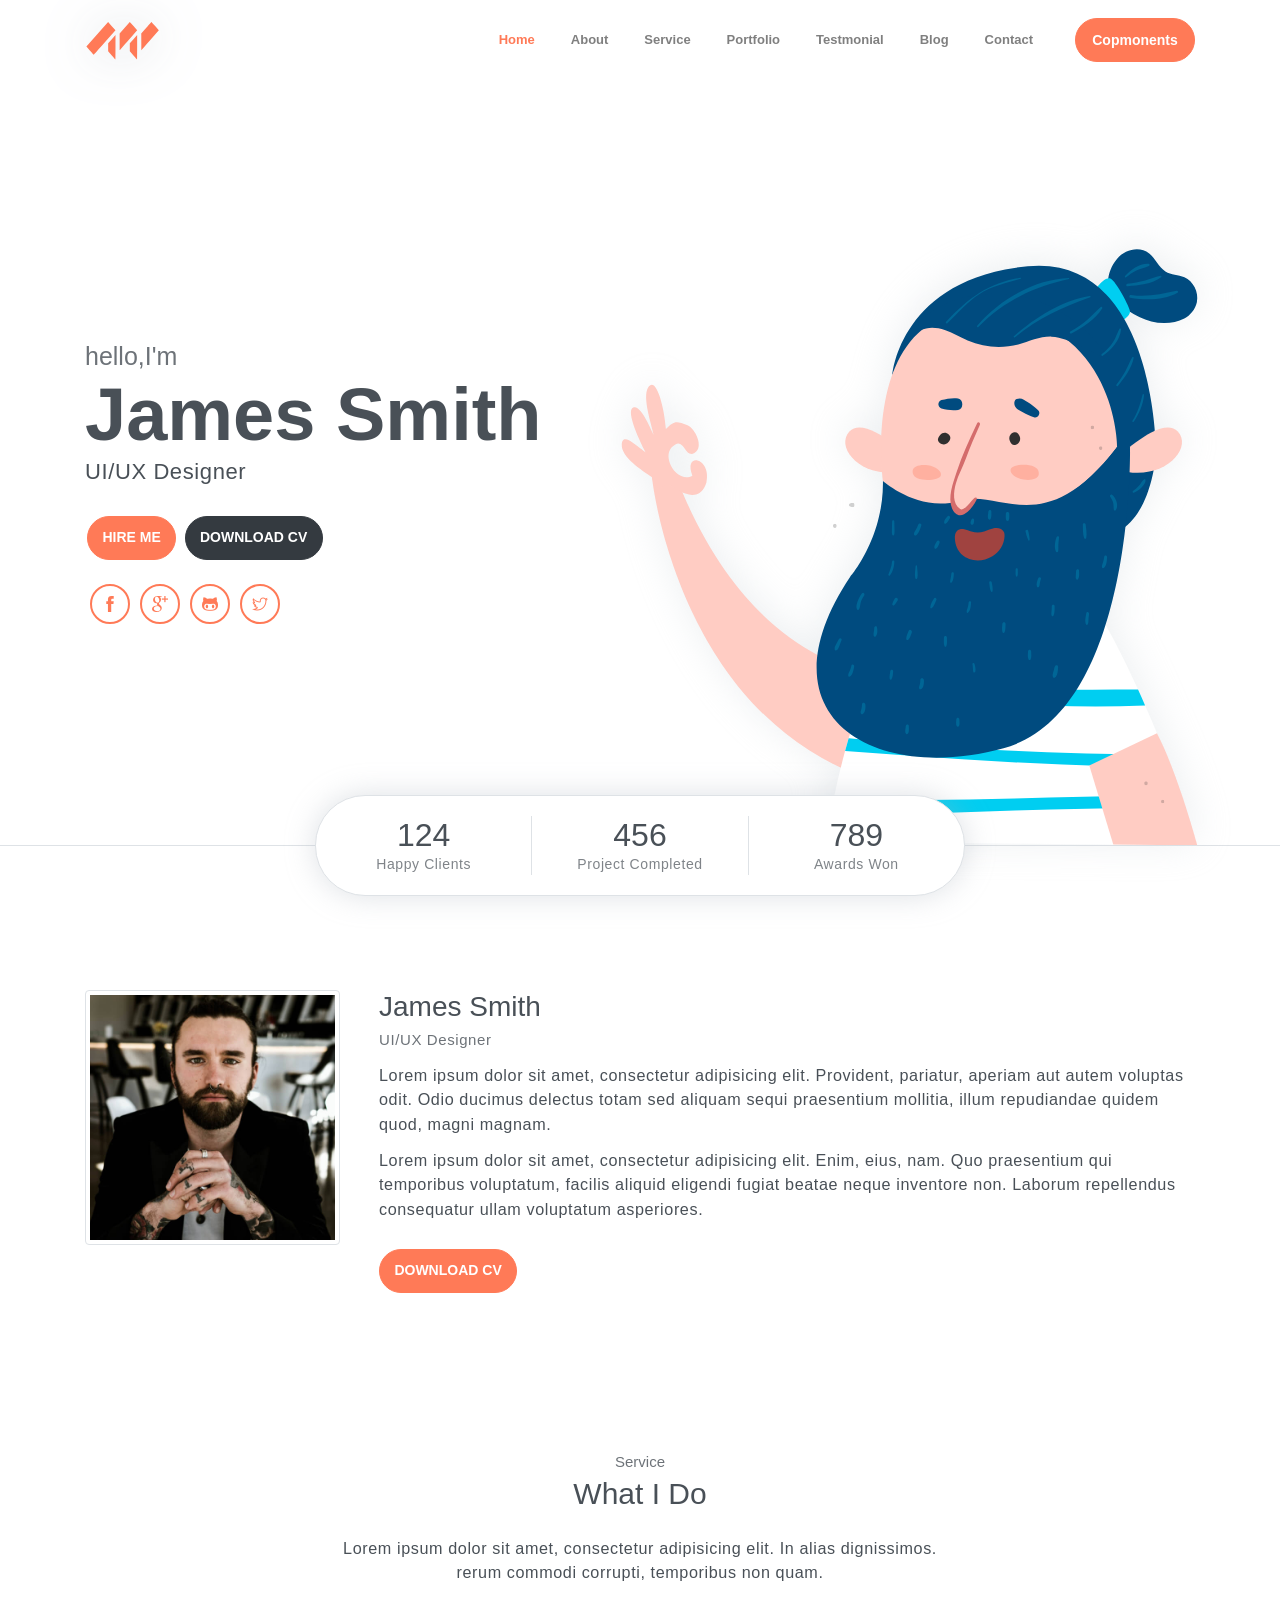
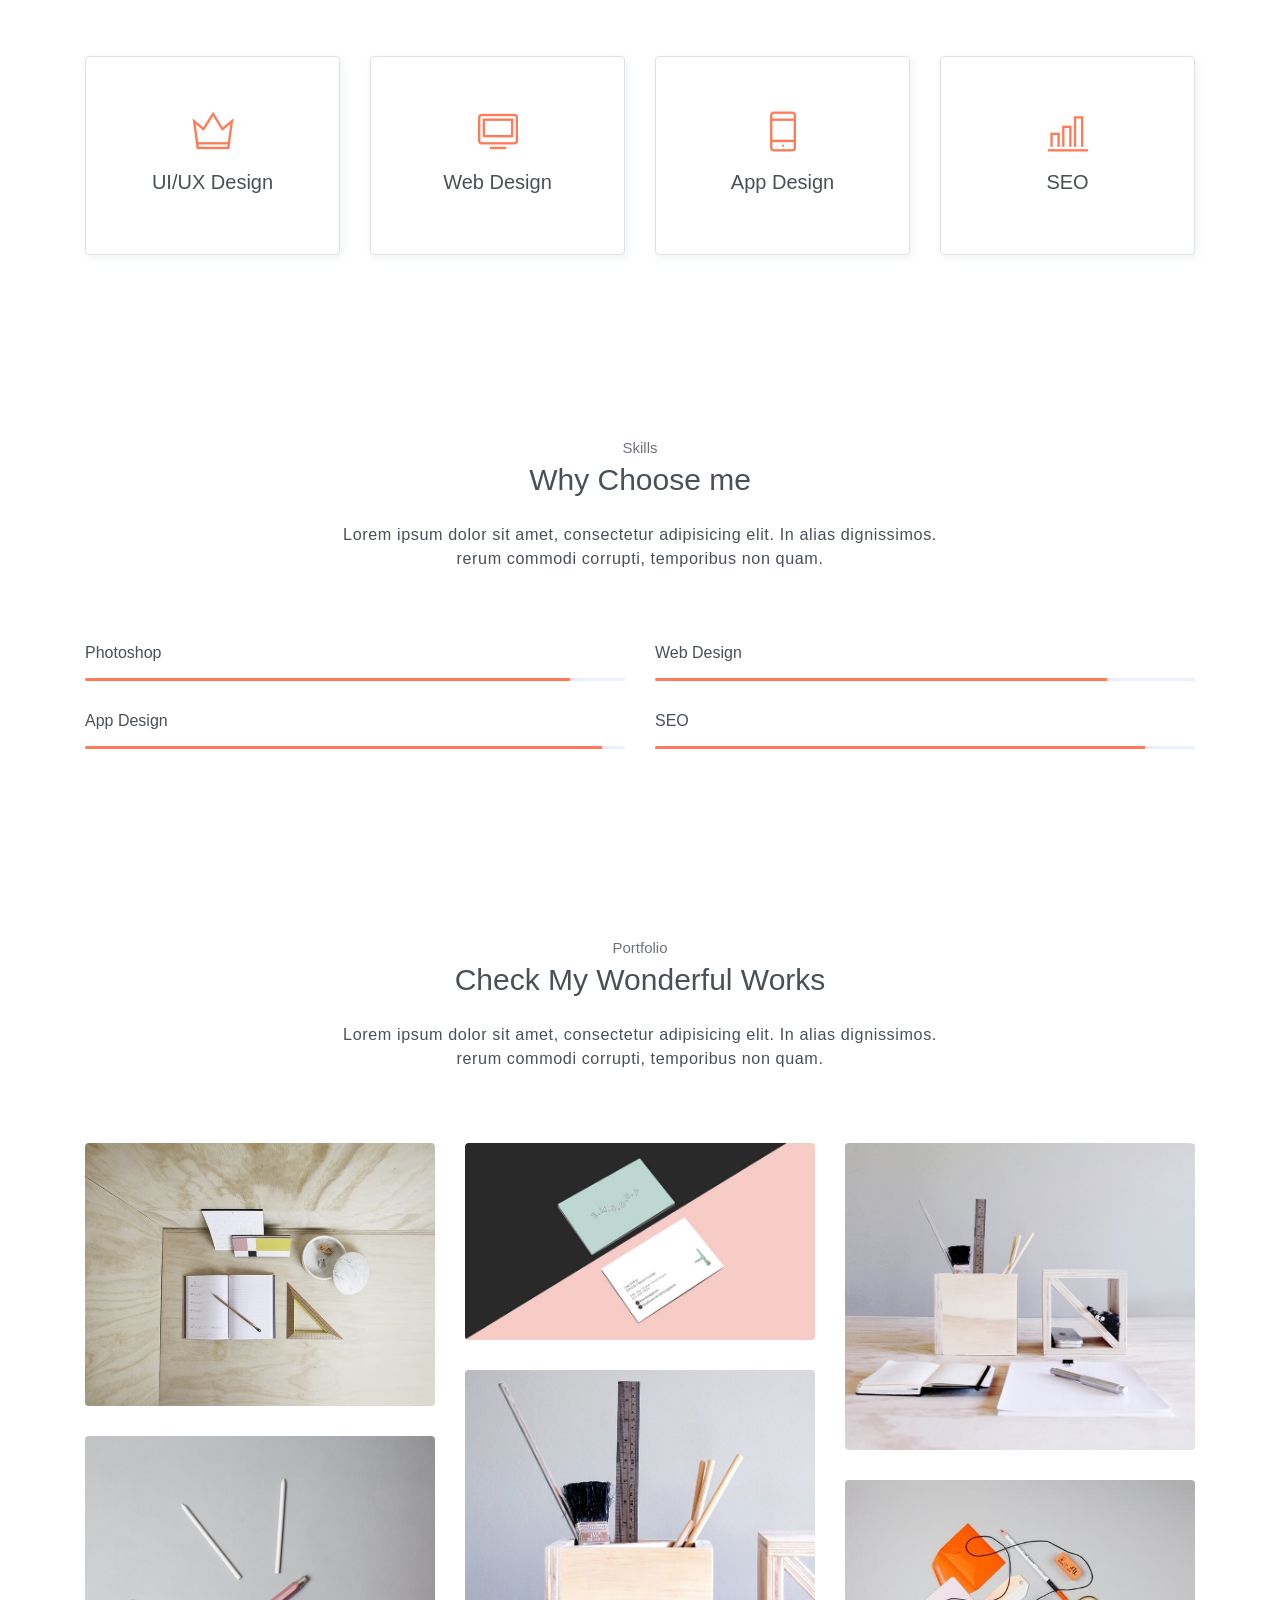
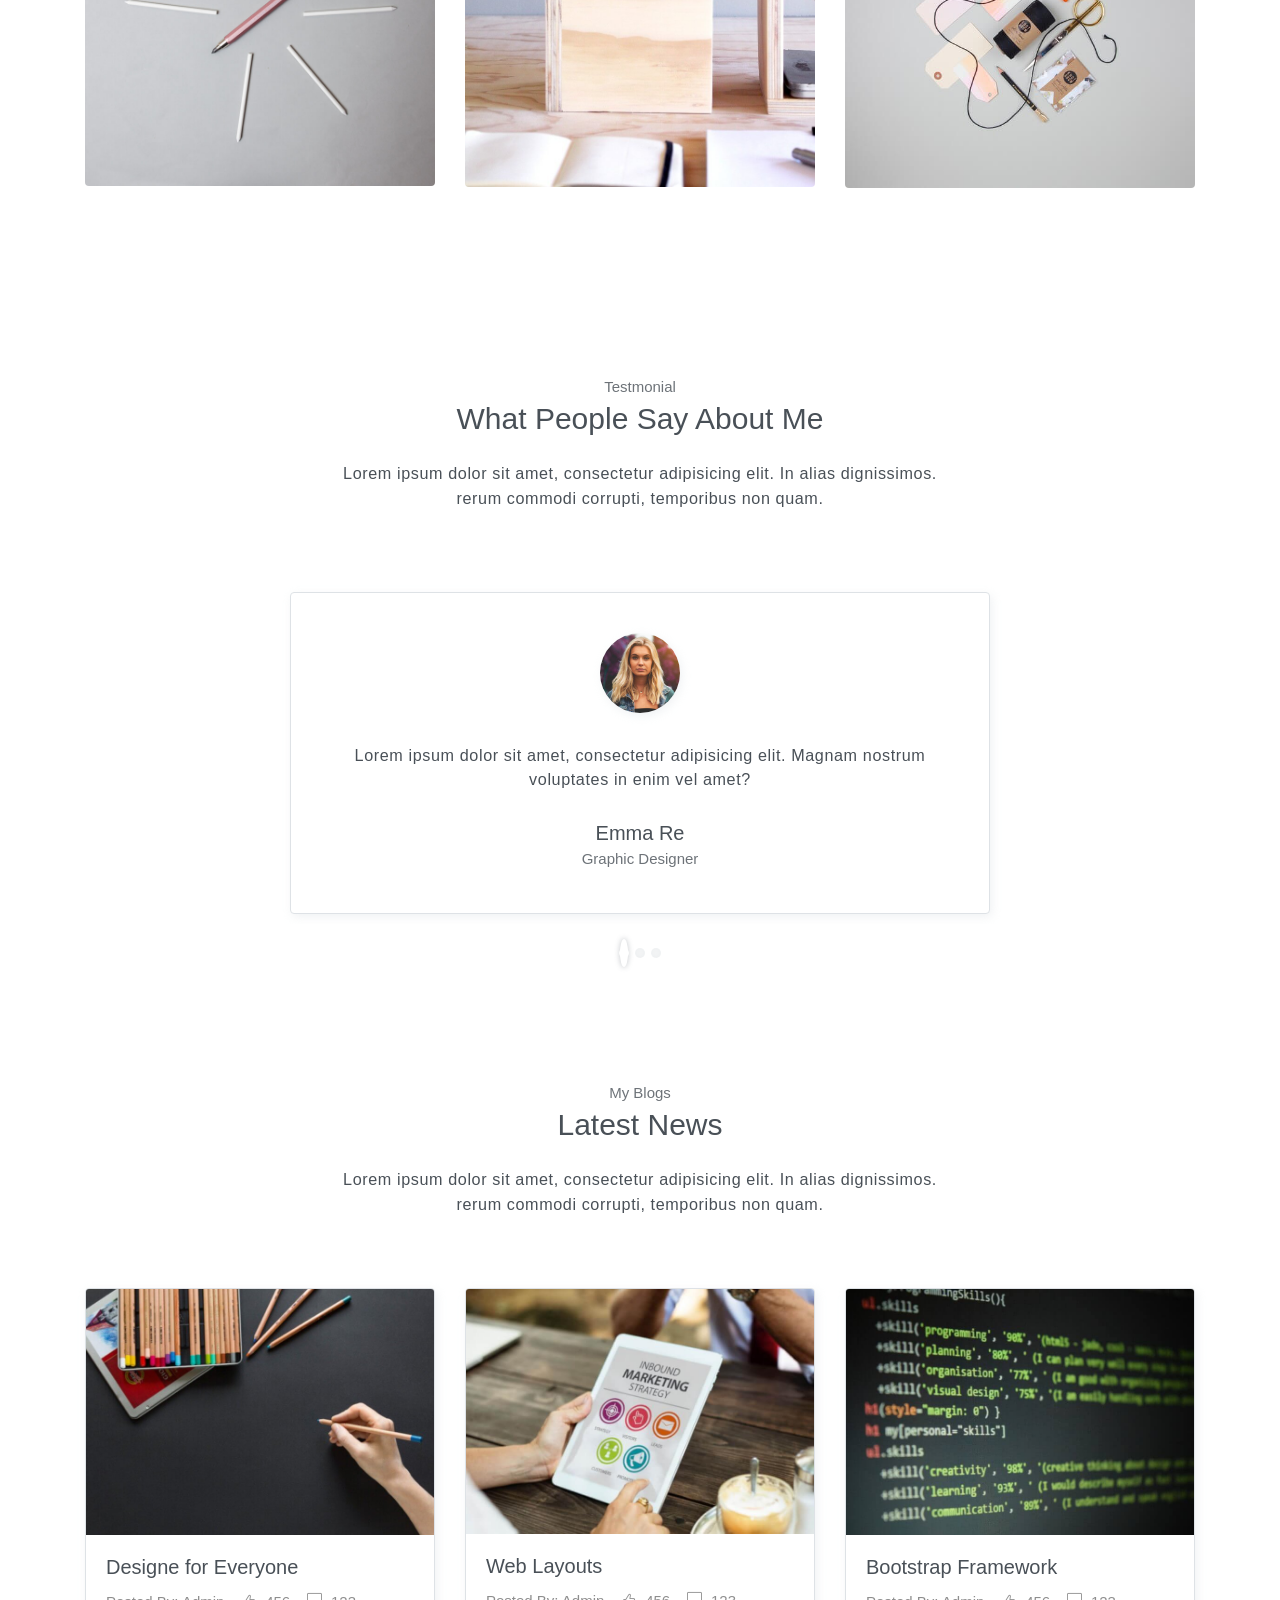
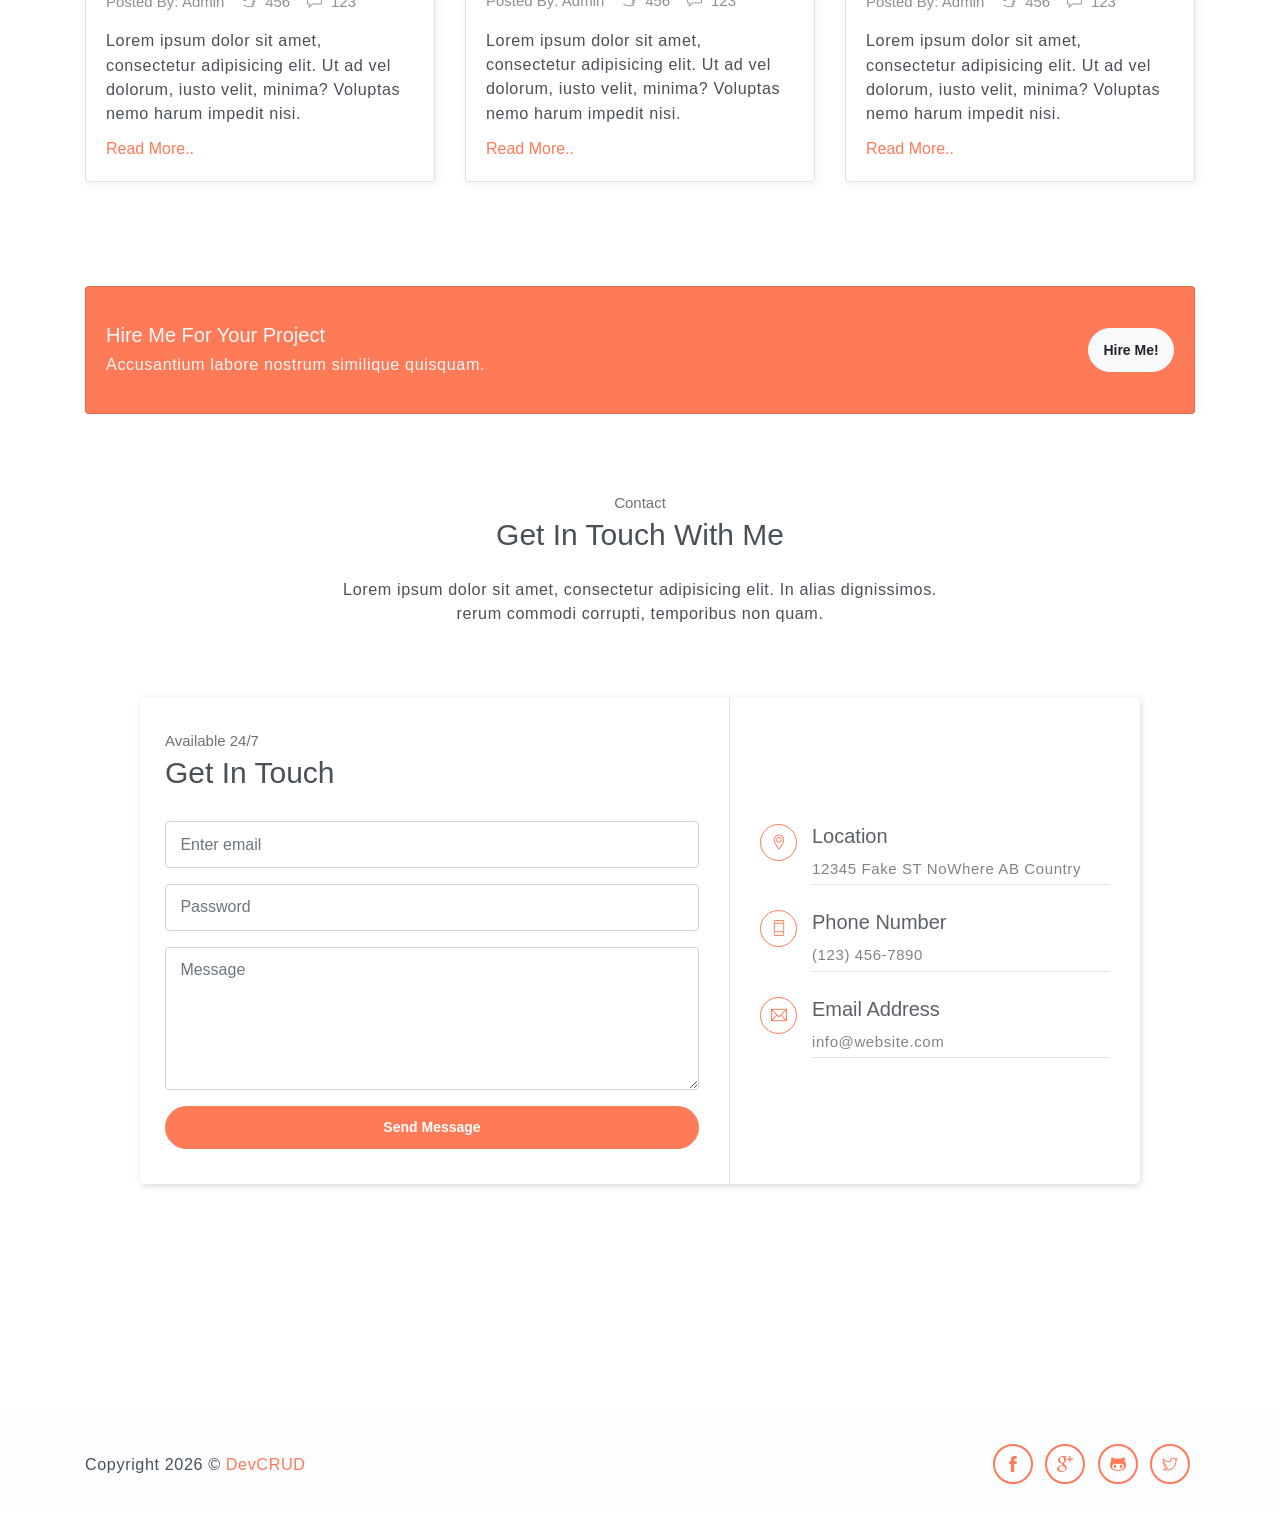
<file: steller/public_html/index.html>
<!DOCTYPE html>
<html lang="en">
<head>
	<meta charset="utf-8">
    <meta name="viewport" content="width=device-width, initial-scale=1, shrink-to-fit=no">
    <meta name="description" content="Start your development with Steller landing page.">
    <meta name="author" content="Devcrud">
    <title>Steller Landing page | Free Bootstrap 4.1 landing page</title>
    <!-- font icons -->
    <link rel="stylesheet" href="assets/vendors/themify-icons/css/themify-icons.css">
    <!-- Bootstrap + Steller main styles -->
	<link rel="stylesheet" href="assets/css/steller.css">
</head>
<body data-spy="scroll" data-target=".navbar" data-offset="40" id="home">

    <!-- Page navigation -->
    <nav class="navbar navbar-expand-lg navbar-light fixed-top" data-spy="affix" data-offset-top="0">
        <div class="container">
            <a class="navbar-brand" href="#"><img src="assets/imgs/logo.svg" alt=""></a>
            <button class="navbar-toggler" type="button" data-toggle="collapse" data-target="#navbarSupportedContent" aria-controls="navbarSupportedContent" aria-expanded="false" aria-label="Toggle navigation">
                <span class="navbar-toggler-icon"></span>
            </button>

            <div class="collapse navbar-collapse" id="navbarSupportedContent">
                <ul class="navbar-nav ml-auto align-items-center">
                    <li class="nav-item">
                        <a class="nav-link" href="#home">Home</a>
                    </li>
                    <li class="nav-item">
                        <a class="nav-link" href="#about">About</a>
                    </li>
                    <li class="nav-item">
                        <a class="nav-link" href="#service">Service</a>
                    </li>                   
                    <li class="nav-item">
                        <a class="nav-link" href="#portfolio">Portfolio</a>
                    </li>
                    <li class="nav-item">
                        <a class="nav-link" href="#testmonial">Testmonial</a>
                    </li>
                    <li class="nav-item">
                        <a class="nav-link" href="#blog">Blog</a>
                    </li>
                    <li class="nav-item">
                        <a class="nav-link" href="#contact">Contact</a>
                    </li>
                    <li class="nav-item">
                        <a class="- btn btn-primary rounded ml-4" href="components.html">Copmonents</a>
                    </li>
                </ul>
            </div>
        </div>          
    </nav>
    <!-- End of page navibation -->

    <!-- Page Header -->
    <header class="header" id="home">
        <div class="container">
            <div class="infos">
                <h6 class="subtitle">hello,I'm</h6>
                <h6 class="title">James Smith</h6>
                <p>UI/UX Designer</p>

                <div class="buttons pt-3">
                    <button class="btn btn-primary rounded">HIRE ME</button>
                    <button class="btn btn-dark rounded">DOWNLOAD CV</button>
                </div>      

                <div class="socials mt-4">
                    <a class="social-item" href="javascript:void(0)"><i class="ti-facebook"></i></a>
                    <a class="social-item" href="javascript:void(0)"><i class="ti-google"></i></a>
                    <a class="social-item" href="javascript:void(0)"><i class="ti-github"></i></a>
                    <a class="social-item" href="javascript:void(0)"><i class="ti-twitter"></i></a>
                </div>
            </div>              
            <div class="img-holder">
                <img src="assets/imgs/man.svg" alt="">
            </div>      
        </div>  

        <!-- Header-widget -->
        <div class="widget">
            <div class="widget-item">
                <h2>124</h2>
                <p>Happy Clients</p>
            </div>
            <div class="widget-item">
                <h2>456</h2>
                <p>Project Completed</p>
            </div>
            <div class="widget-item">
                <h2>789</h2>
                <p>Awards Won</p>
            </div>
        </div>
    </header>
    <!-- End of Page Header -->
    
    <!-- About section -->
    <section id="about" class="section mt-3">
        <div class="container mt-5">
            <div class="row text-center text-md-left">
                <div class="col-md-3">
                    <img src="assets/imgs/avatar.jpg" alt="" class="img-thumbnail mb-4">
                </div>
                <div class="pl-md-4 col-md-9">
                    <h6 class="title">James Smith</h6>
                    <p class="subtitle">UI/UX Designer</p>
                    <p>Lorem ipsum dolor sit amet, consectetur adipisicing elit. Provident, pariatur, aperiam aut autem voluptas odit. Odio ducimus delectus totam sed aliquam sequi praesentium mollitia, illum repudiandae quidem quod, magni magnam.</p>
                    <p>Lorem ipsum dolor sit amet, consectetur adipisicing elit. Enim, eius, nam. Quo praesentium qui temporibus voluptatum, facilis aliquid eligendi fugiat beatae neque inventore non. Laborum repellendus consequatur ullam voluptatum asperiores.</p>
                    <button class="btn btn-primary rounded mt-3">DOWNLOAD CV</button>                   
                </div>
            </div>
        </div>
    </section>

    <!-- Service section -->
    <section id="service" class="section">
        <div class="container text-center">
            <h6 class="subtitle">Service</h6>
            <h6 class="section-title mb-4">What I Do</h6>
            <p class="mb-5 pb-4">Lorem ipsum dolor sit amet, consectetur adipisicing elit. In alias dignissimos. <br> rerum commodi corrupti, temporibus non quam.</p>

            <div class="row">
                <div class="col-sm-6 col-md-3 mb-4">
                    <div class="custom-card card border">
                        <div class="card-body">
                            <i class="icon ti-crown"></i>
                            <h5>UI/UX Design</h5>
                        </div>
                    </div>
                </div>
                <div class="col-sm-6 col-md-3 mb-4">
                    <div class="custom-card card border">
                        <div class="card-body">
                            <i class="icon ti-desktop"></i>
                            <h5>Web Design</h5>
                        </div>
                    </div>
                </div>
                <div class="col-sm-6 col-md-3 mb-4">
                    <div class="custom-card card border">
                        <div class="card-body">
                            <i class="icon ti-mobile"></i>
                            <h5>App Design</h5>
                        </div>
                    </div>
                </div>
                <div class="col-sm-6 col-md-3 mb-4">
                    <div class="custom-card card border">
                        <div class="card-body">
                            <i class="icon ti-bar-chart"></i>
                            <h5>SEO</h5>
                        </div>
                    </div>
                </div>
            </div>
        </div>
    </section>
    <!-- End of Sectoin -->

    <!-- Skills section -->
    <section class="section">
        <div class="container text-center">
            <h6 class="subtitle">Skills</h6>
            <h6 class="section-title mb-4">Why Choose me</h6>
            <p class="mb-5 pb-4">Lorem ipsum dolor sit amet, consectetur adipisicing elit. In alias dignissimos. <br> rerum commodi corrupti, temporibus non quam.</p>

            <div class="row text-left">
                <div class="col-sm-6">
                    <h6 class="mb-3">Photoshop</h6>
                    <div class="progress">
                        <div class="progress-bar bg-primary" role="progressbar" style="width: 89%;" aria-valuenow="25" aria-valuemin="0" aria-valuemax="100"><span>89%</span></div>
                    </div>
                </div>
                <div class="col-sm-6">
                    <h6 class="mb-3">Web Design</h6>
                    <div class="progress">
                        <div class="progress-bar bg-primary" role="progressbar" style="width: 83%;" aria-valuenow="25" aria-valuemin="0" aria-valuemax="100"><span>83%</span></div>
                    </div>
                </div>
                <div class="col-sm-6">
                    <h6 class="mb-3">App Design</h6>
                    <div class="progress">
                        <div class="progress-bar bg-primary" role="progressbar" style="width: 95%;" aria-valuenow="25" aria-valuemin="0" aria-valuemax="100"><span>95%</span></div>
                    </div>
                </div>
                <div class="col-sm-6">
                    <h6 class="mb-3">SEO</h6>
                    <div class="progress">
                        <div class="progress-bar bg-primary" role="progressbar" style="width: 90%;" aria-valuenow="25" aria-valuemin="0" aria-valuemax="100"><span>90%</span></div>
                    </div>
                </div>
            </div>  
        </div>
    </section>
    <!-- End of Skills sections -->

    <!-- Portfolio section -->
    <section id="portfolio" class="section">
        <div class="container text-center">
            <h6 class="subtitle">Portfolio</h6>
            <h6 class="section-title mb-4">Check My Wonderful Works</h6>
            <p class="mb-5 pb-4">Lorem ipsum dolor sit amet, consectetur adipisicing elit. In alias dignissimos. <br> rerum commodi corrupti, temporibus non quam.</p>

            <div class="row">
                <div class="col-sm-4">
                    <div class="img-wrapper">
                        <img src="assets/imgs/folio-1.jpg" alt="">
                        <div class="overlay">
                            <div class="overlay-infos">
                                <h5>Project Title</h5>
                                <a href="javascript:void(0)"><i class="ti-zoom-in"></i></a>
                                <a href="javascript:void(0)"><i class="ti-link"></i></a>
                            </div>  
                        </div>
                    </div>
                    <div class="img-wrapper">
                        <img src="assets/imgs/folio-2.jpg" alt="">
                        <div class="overlay">
                            <div class="overlay-infos">
                                <h5>Project Title</h5>
                                <a href="javascript:void(0)"><i class="ti-zoom-in"></i></a>
                                <a href="javascript:void(0)"><i class="ti-link"></i></a>
                            </div>                              
                        </div>
                    </div>                  
                </div>
                <div class="col-sm-4">
                    <div class="img-wrapper">
                        <img src="assets/imgs/folio-3.jpg" alt="">
                        <div class="overlay">
                            <div class="overlay-infos">
                                <h5>Project Title</h5>
                                <a href="javascript:void(0)"><i class="ti-zoom-in"></i></a>
                                <a href="javascript:void(0)"><i class="ti-link"></i></a>
                            </div>  
                        </div>
                    </div>
                    <div class="img-wrapper">
                        <img src="assets/imgs/folio-4.jpg" alt="">
                        <div class="overlay">
                            <div class="overlay-infos">
                                <h5>Project Title</h5>
                                <a href="javascript:void(0)"><i class="ti-zoom-in"></i></a>
                                <a href="javascript:void(0)"><i class="ti-link"></i></a>
                            </div>                              
                        </div>
                    </div>                  
                </div>
                <div class="col-sm-4">
                    <div class="img-wrapper">
                        <img src="assets/imgs/folio-5.jpg" alt="">
                        <div class="overlay">
                            <div class="overlay-infos">
                                <h5>Project Title</h5>
                                <a href="javascript:void(0)"><i class="ti-zoom-in"></i></a>
                                <a href="javascript:void(0)"><i class="ti-link"></i></a>
                            </div>  
                        </div>
                    </div>
                    <div class="img-wrapper">
                        <img src="assets/imgs/folio-6.jpg" alt="">
                        <div class="overlay">
                            <div class="overlay-infos">
                                <h5>Project Title</h5>
                                <a href="javascript:void(0)"><i class="ti-zoom-in"></i></a>
                                <a href="javascript:void(0)"><i class="ti-link"></i></a>
                            </div>                              
                        </div>
                    </div>                  
                </div>
            </div>

        </div>
    </section>
    <!-- End of portfolio section -->

    <!-- Testmonial Section -->
    <section id="testmonial" class="section">
        <div class="container text-center">
            <h6 class="subtitle">Testmonial</h6>
            <h6 class="section-title mb-4">What People Say About Me</h6>
            <p class="mb-5 pb-4">Lorem ipsum dolor sit amet, consectetur adipisicing elit. In alias dignissimos. <br> rerum commodi corrupti, temporibus non quam.</p>


            <div id="carouselExampleIndicators" class="carousel slide" data-ride="carousel">
                <ol class="carousel-indicators">
                    <li data-target="#carouselExampleIndicators" data-slide-to="0" class="active"></li>
                    <li data-target="#carouselExampleIndicators" data-slide-to="1"></li>
                    <li data-target="#carouselExampleIndicators" data-slide-to="2"></li>
                </ol>
                <div class="carousel-inner">
                    <div class="carousel-item active">
                        <div class="card testmonial-card border">
                            <div class="card-body">
                                <img src="assets/imgs/avatar-1.jpg" alt="">
                                <p>Lorem ipsum dolor sit amet, consectetur adipisicing elit. Magnam nostrum voluptates in enim vel amet?</p>
                                <h1 class="title">Emma Re</h1>
                                <h1 class="subtitle">Graphic Designer</h1>
                            </div>
                        </div>
                    </div>
                    <div class="carousel-item">
                        <div class="card testmonial-card border">
                            <div class="card-body">
                                <img src="assets/imgs/avatar-2.jpg" alt="">
                                <p>Lorem ipsum dolor sit amet, consectetur adipisicing elit. Magnam nostrum voluptates in enim vel amet?</p>
                                <h1 class="title">James Bert</h1>
                                <h1 class="subtitle">Web Designer</h1>
                            </div>
                        </div>
                    </div>
                    <div class="carousel-item">
                        <div class="card testmonial-card border">
                            <div class="card-body">
                                <img src="assets/imgs/avatar-3.jpg" alt="">
                                <p>Lorem ipsum dolor sit amet, consectetur adipisicing elit. Magnam nostrum voluptates in enim vel amet?</p>
                                <h1 class="title">Michael Abra</h1>
                                <h1 class="subtitle">Web Developer</h1>
                            </div>
                        </div>
                    </div>
                </div>
            </div>
        </div>
    </section>
    <!-- End of testmonial section -->

    <!-- Blog Section -->
    <section id="blog" class="section">
        <div class="container text-center">
            <h6 class="subtitle">My Blogs</h6>
            <h6 class="section-title mb-4">Latest News</h6>
            <p class="mb-5 pb-4">Lorem ipsum dolor sit amet, consectetur adipisicing elit. In alias dignissimos. <br> rerum commodi corrupti, temporibus non quam.</p>

            <div class="row text-left">
                <div class="col-md-4">
                    <div class="card border mb-4">
                        <img src="assets/imgs/blog-1.jpg" alt="" class="card-img-top w-100">
                        <div class="card-body">
                            <h5 class="card-title">Designe for Everyone</h5>
                            <div class="post-details">
                                <a href="javascript:void(0)">Posted By: Admin</a>
                                <a href="javascript:void(0)"><i class="ti-thumb-up"></i> 456</a>
                                <a href="javascript:void(0)"><i class="ti-comment"></i> 123</a>
                            </div>
                            <p>Lorem ipsum dolor sit amet, consectetur adipisicing elit. Ut ad vel dolorum, iusto velit, minima? Voluptas nemo harum impedit nisi.</p>
                            <a href="javascript:void(0)">Read More..</a>
                        </div>
                    </div>
                </div>
                <div class="col-md-4">
                    <div class="card border mb-4">
                        <img src="assets/imgs/blog-2.jpg" alt="" class="card-img-top w-100">
                        <div class="card-body">
                            <h5 class="card-title">Web Layouts</h5>
                            <div class="post-details">
                                <a href="javascript:void(0)">Posted By: Admin</a>
                                <a href="javascript:void(0)"><i class="ti-thumb-up"></i> 456</a>
                                <a href="javascript:void(0)"><i class="ti-comment"></i> 123</a>
                            </div>
                            <p>Lorem ipsum dolor sit amet, consectetur adipisicing elit. Ut ad vel dolorum, iusto velit, minima? Voluptas nemo harum impedit nisi.</p>
                            <a href="javascript:void(0)">Read More..</a>
                        </div>
                    </div>
                </div>
                <div class="col-md-4">
                    <div class="card border mb-4">
                        <img src="assets/imgs/blog-3.jpg" alt="" class="card-img-top w-100">
                        <div class="card-body">
                            <h5 class="card-title">Bootstrap Framework</h5>
                            <div class="post-details">
                                <a href="javascript:void(0)">Posted By: Admin</a>
                                <a href="javascript:void(0)"><i class="ti-thumb-up"></i> 456</a>
                                <a href="javascript:void(0)"><i class="ti-comment"></i> 123</a>
                            </div>
                            <p>Lorem ipsum dolor sit amet, consectetur adipisicing elit. Ut ad vel dolorum, iusto velit, minima? Voluptas nemo harum impedit nisi.</p>
                            <a href="javascript:void(0)">Read More..</a>
                        </div>
                    </div>
                </div>
            </div>
        </div>
    </section>

    <!-- Hire me section -->
    <section class="bg-gray p-0 section">
        <div class="container">
            <div class="card bg-primary">
                <div class="card-body text-light">
                    <div class="row align-items-center">
                        <div class="col-sm-9 text-center text-sm-left">
                            <h5 class="mt-3">Hire Me For Your Project</h5>
                            <p class="mb-3">Accusantium labore nostrum similique quisquam.</p>
                        </div>
                        <div class="col-sm-3 text-center text-sm-right">
                            <button class="btn btn-light rounded">Hire Me!</button>
                        </div>
                    </div>
                </div> 
            </div>
        </div>
    </section>      
    <!-- End od Hire me section. -->

    <!-- Contact Section -->
    <section id="contact" class="position-relative section">
        <div class="container text-center">
            <h6 class="subtitle">Contact</h6>
            <h6 class="section-title mb-4">Get In Touch With Me</h6>
            <p class="mb-5 pb-4">Lorem ipsum dolor sit amet, consectetur adipisicing elit. In alias dignissimos. <br> rerum commodi corrupti, temporibus non quam.</p>

            <div class="contact text-left">
                <div class="form">
                    <h6 class="subtitle">Available 24/7</h6>
                    <h6 class="section-title mb-4">Get In Touch</h6>
                    <form>
                        <div class="form-group">
                            <input type="email" class="form-control" id="exampleInputEmail1" aria-describedby="emailHelp" placeholder="Enter email" required>
                        </div>
                        <div class="form-group">
                            <input type="password" class="form-control" id="exampleInputPassword1" placeholder="Password" required>
                        </div>
                        <div class="form-group">
                            <textarea name="contact-message" id="" cols="30" rows="5" class="form-control" placeholder="Message"></textarea>
                        </div>
                        <button type="submit" class="btn btn-primary btn-block rounded w-lg">Send Message</button>
                    </form>
                </div>
                <div class="contact-infos">
                    <div class="item">
                        <i class="ti-location-pin"></i>
                        <div class="">
                            <h5>Location</h5>
                            <p> 12345 Fake ST NoWhere AB Country</p>
                        </div>                          
                    </div>
                    <div class="item">
                        <i class="ti-mobile"></i>
                        <div>
                            <h5>Phone Number</h5>
                            <p>(123) 456-7890</p>
                        </div>                          
                    </div>
                    <div class="item">
                        <i class="ti-email"></i>
                        <div class="mb-0">
                            <h5>Email Address</h5>
                            <p>info@website.com</p>
                        </div>
                    </div>
                </div>                  
            </div>
        </div>  
        <div id="map">
            <iframe src="https://snazzymaps.com/embed/61257"></iframe>
        </div>      
    </section>
    <!-- End of Contact Section -->

    <!-- Page Footer -->
    <footer class="page-footer">
        <div class="container">
            <div class="row align-items-center">
                <div class="col-sm-6">
                    <p>Copyright <script>document.write(new Date().getFullYear())</script> &copy; <a href="http://www.devcrud.com" target="_blank">DevCRUD</a></p>
                </div>
                <div class="col-sm-6">
                    <div class="socials">
                        <a class="social-item" href="javascript:void(0)"><i class="ti-facebook"></i></a>
                        <a class="social-item" href="javascript:void(0)"><i class="ti-google"></i></a>
                        <a class="social-item" href="javascript:void(0)"><i class="ti-github"></i></a>
                        <a class="social-item" href="javascript:void(0)"><i class="ti-twitter"></i></a>
                    </div>
                </div>
            </div>
        </div>
    </footer> 
    <!-- End of page footer -->
	
	<!-- core  -->
    <script src="assets/vendors/jquery/jquery-3.4.1.js"></script>
    <script src="assets/vendors/bootstrap/bootstrap.bundle.js"></script>
    <!-- bootstrap 3 affix -->
	<script src="assets/vendors/bootstrap/bootstrap.affix.js"></script>

    <!-- steller js -->
    <script src="assets/js/steller.js"></script>

</body>
</html>
</file>
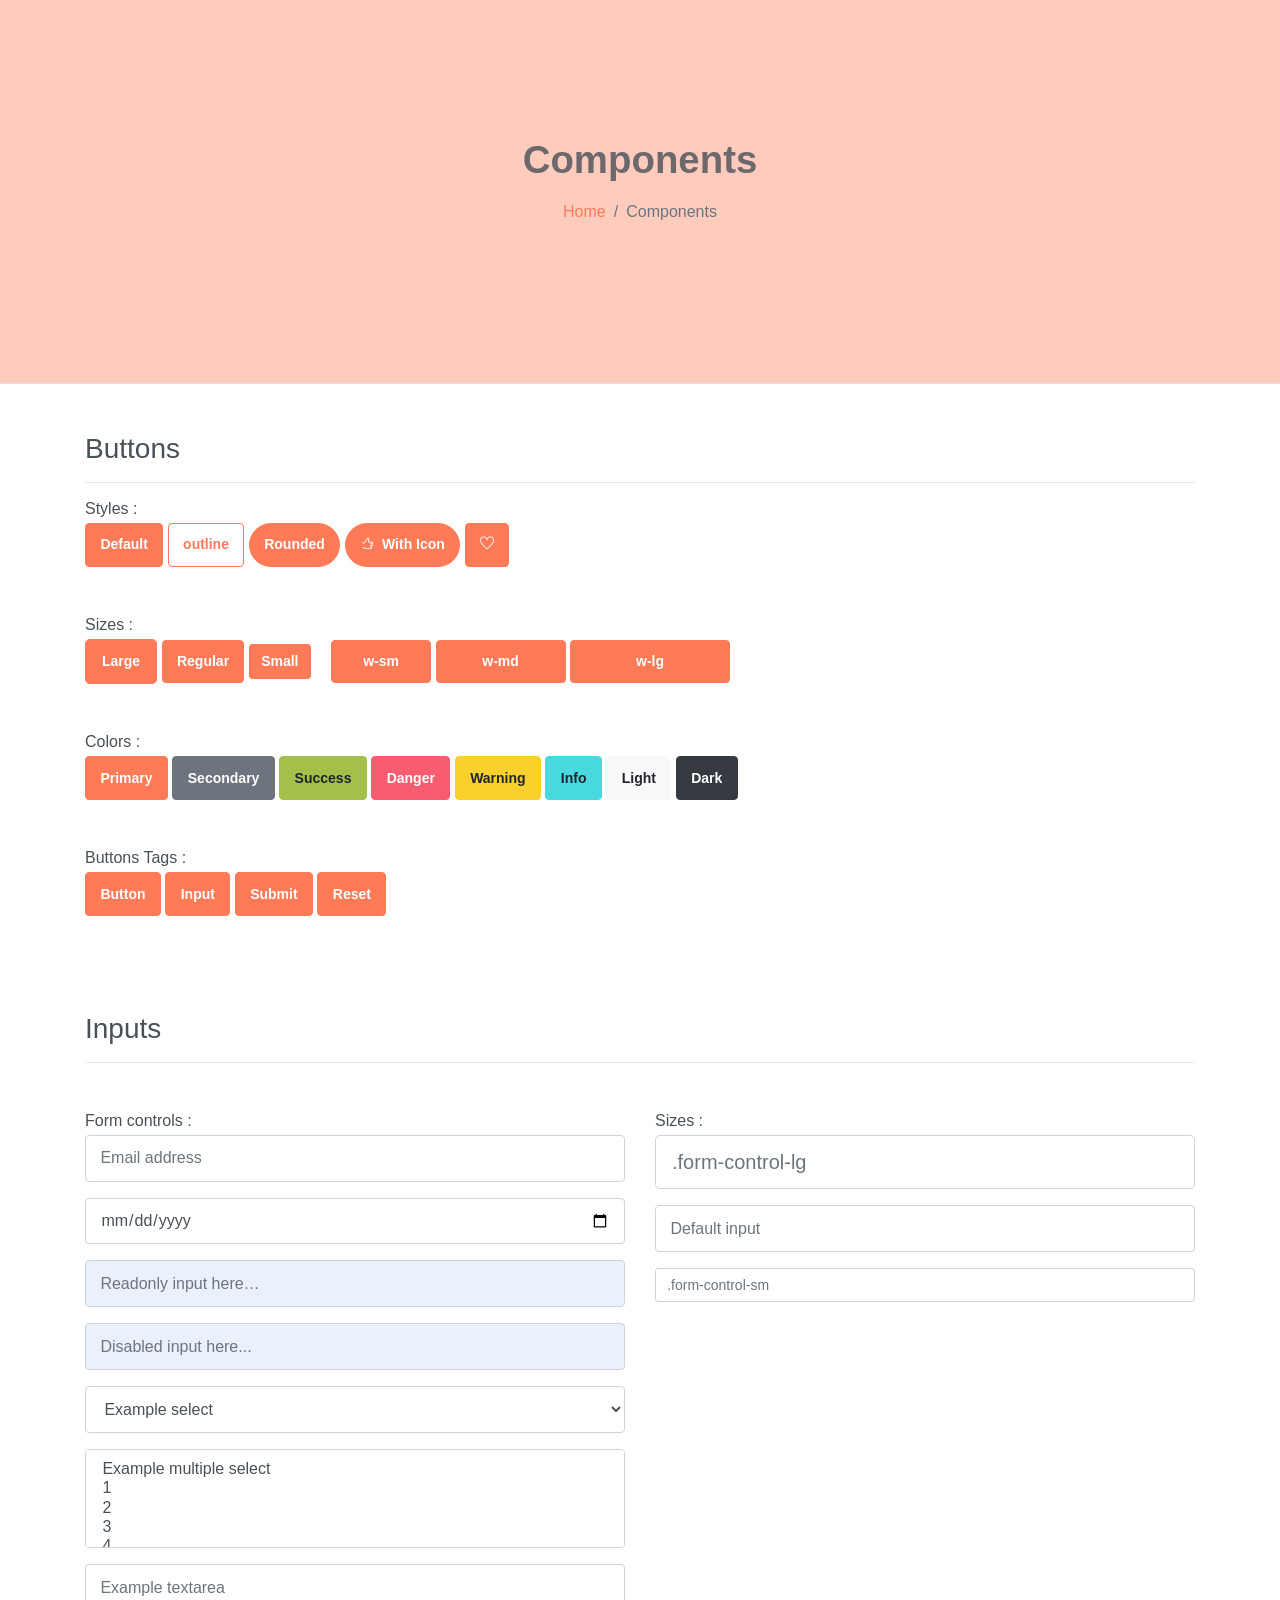
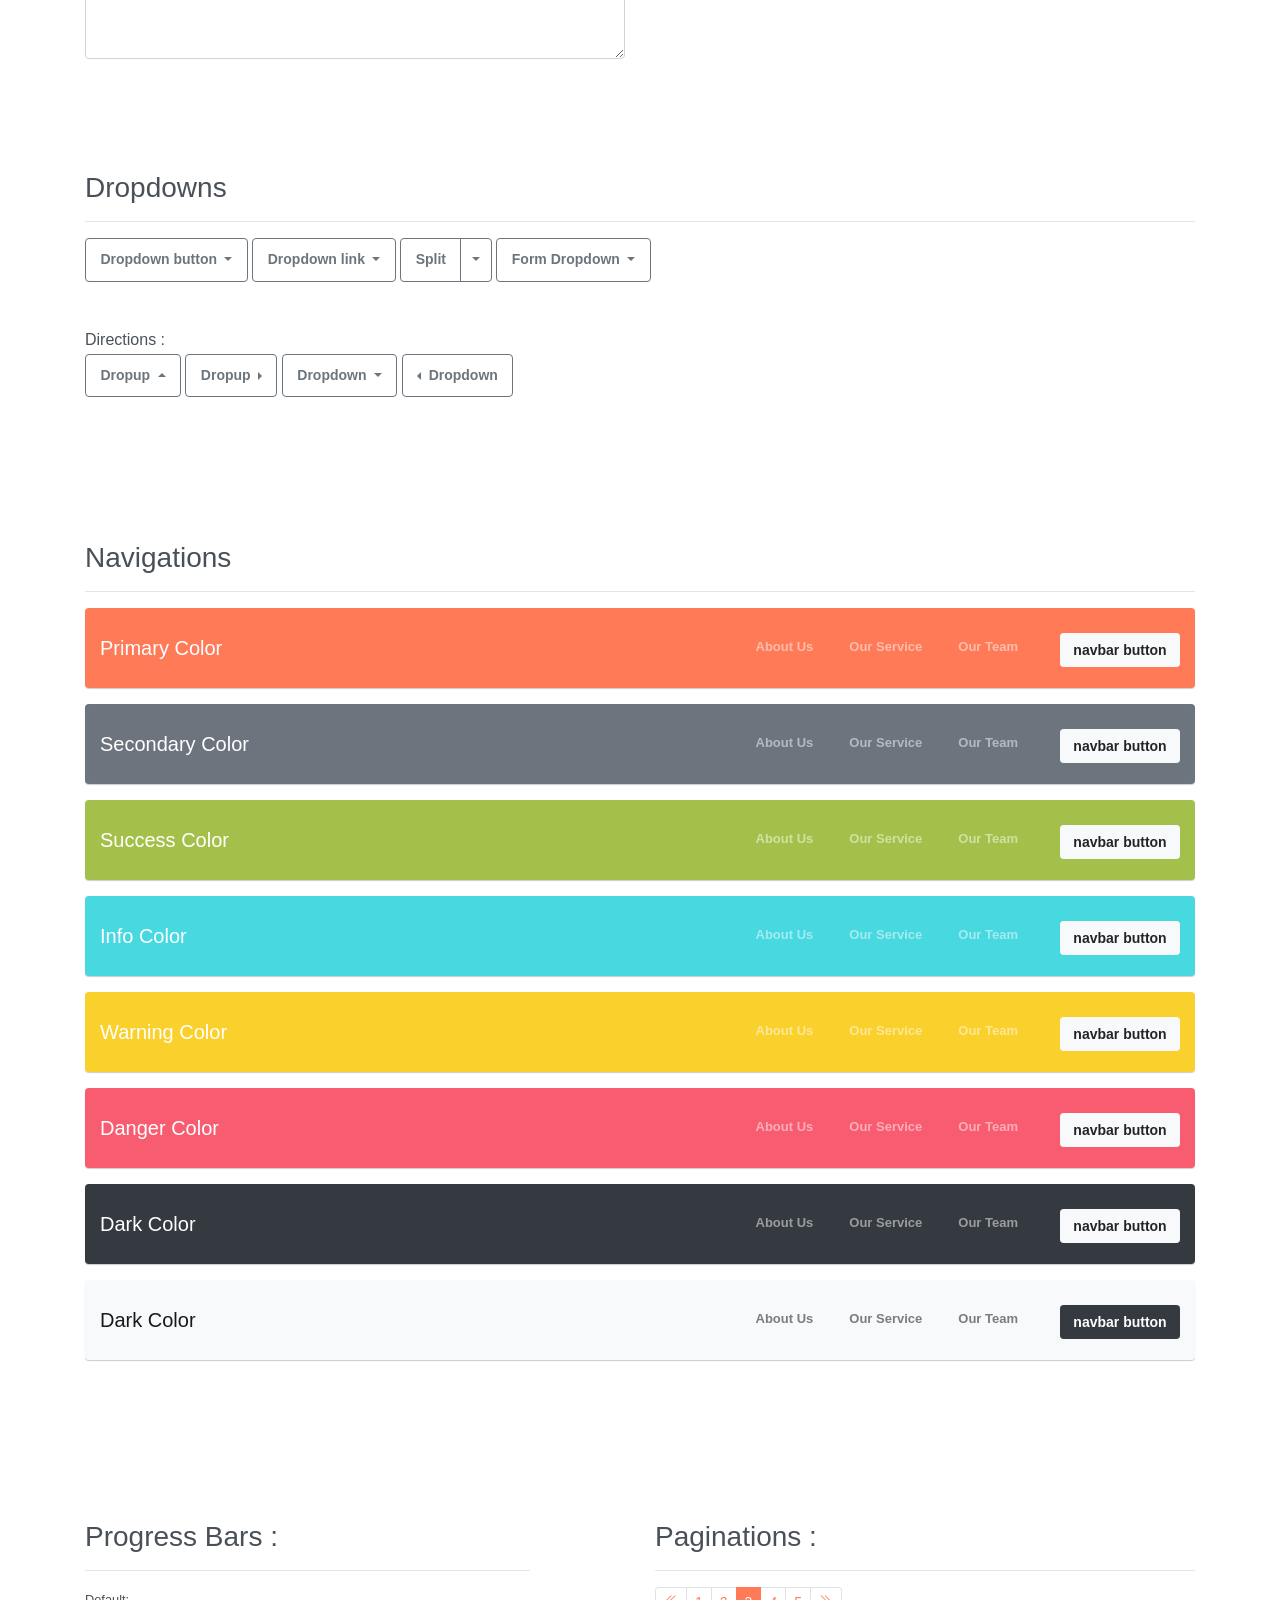
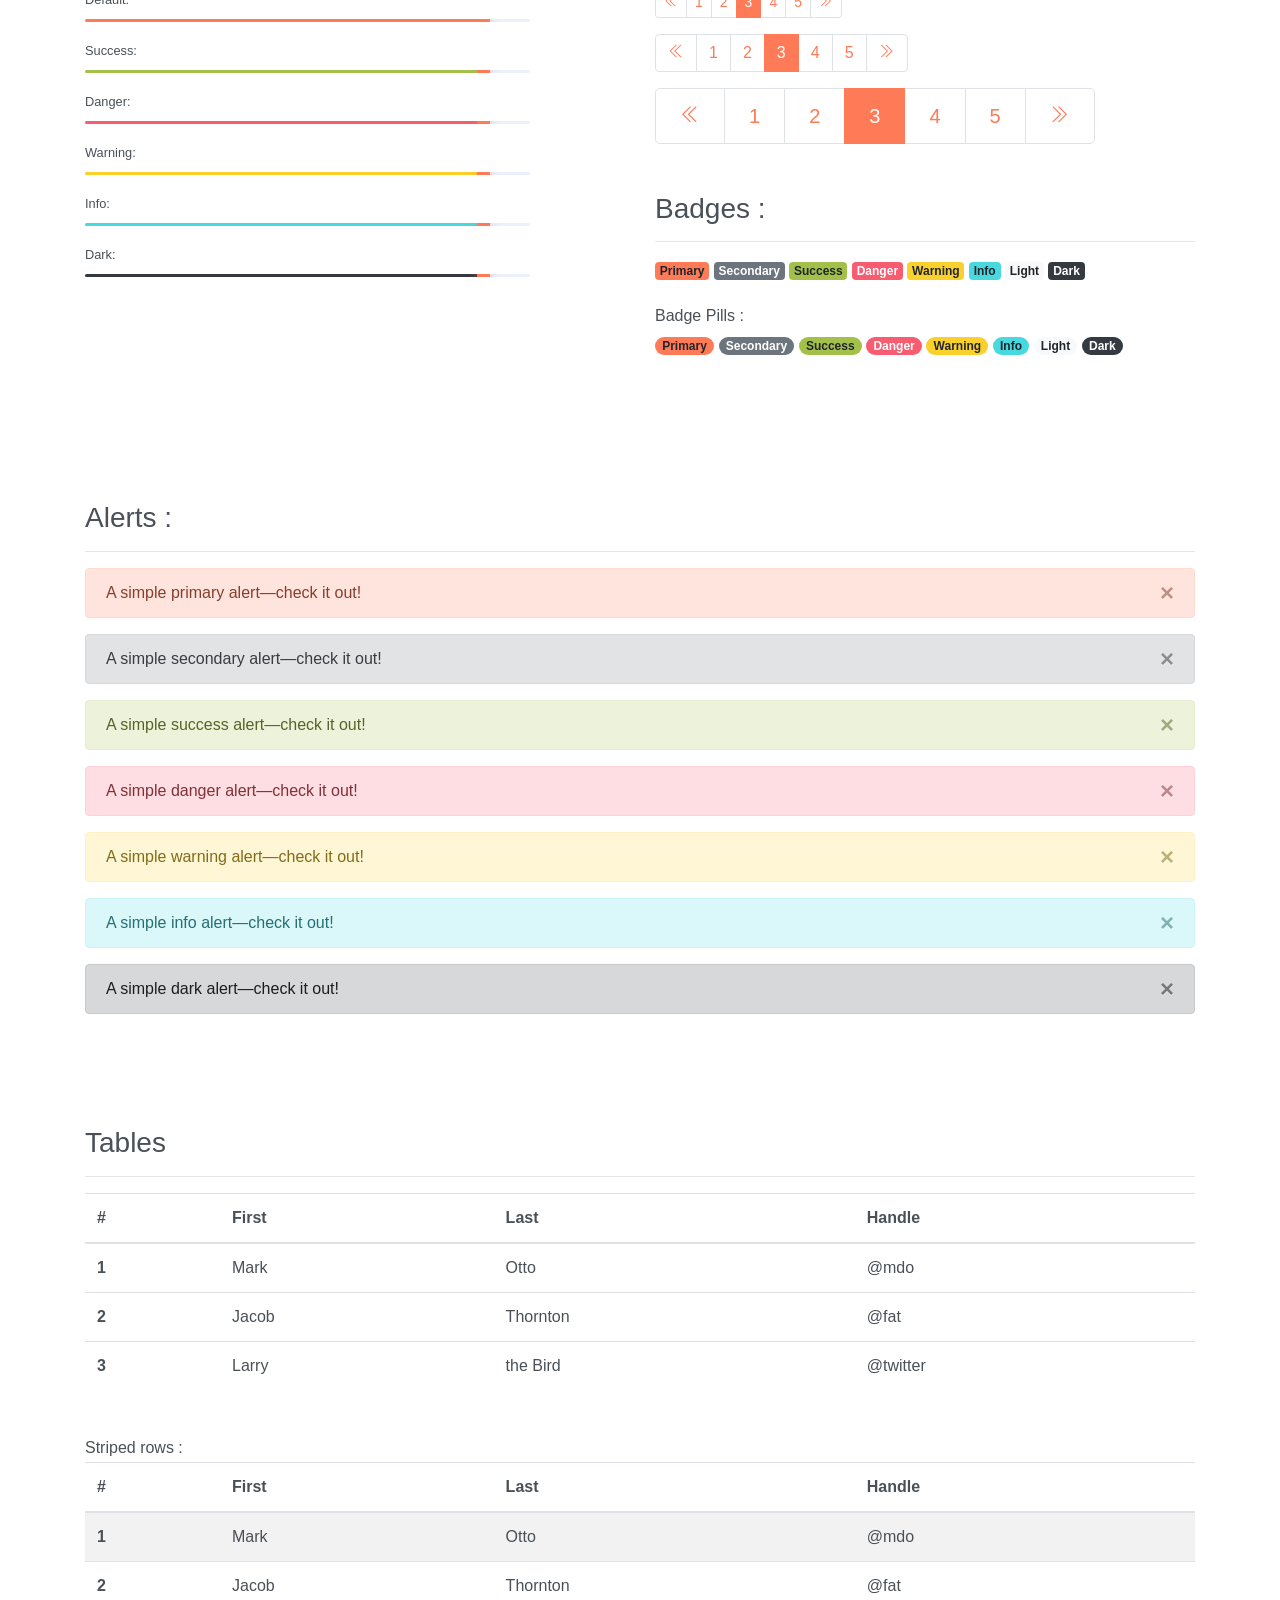
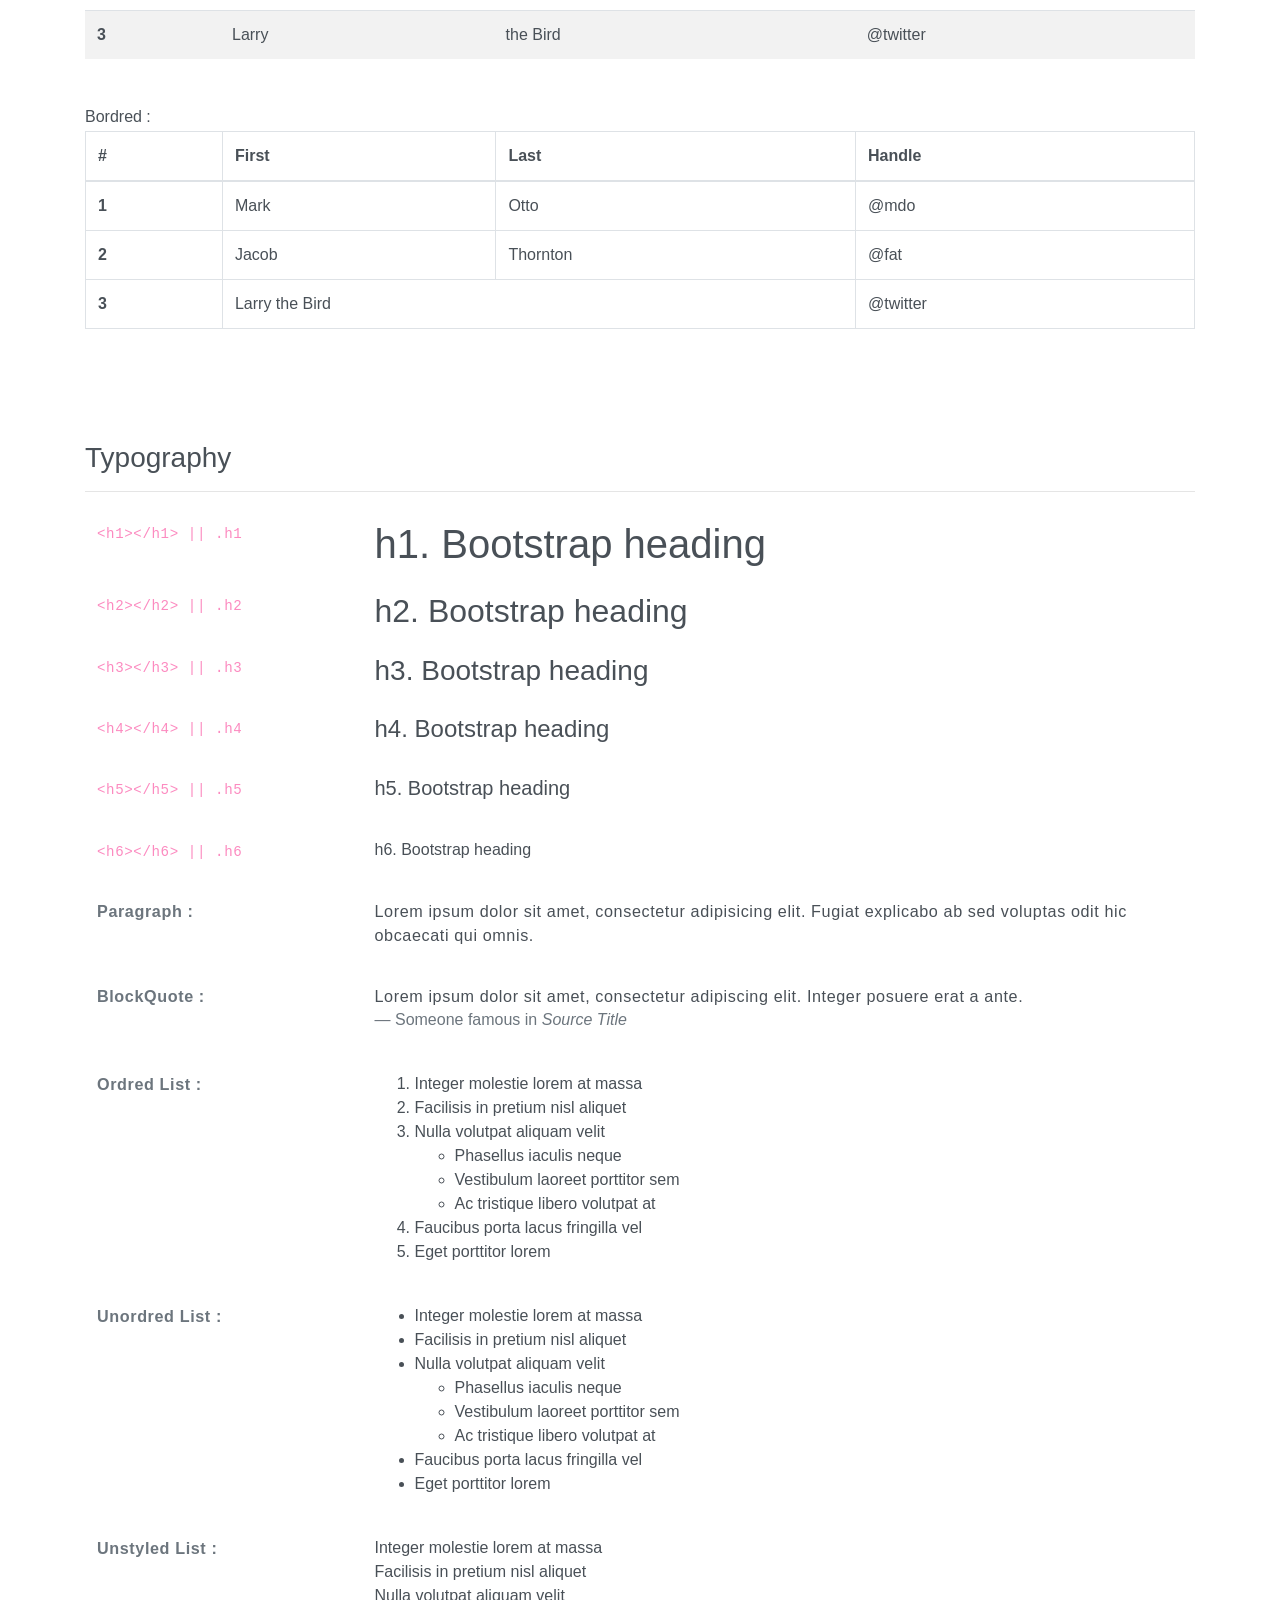
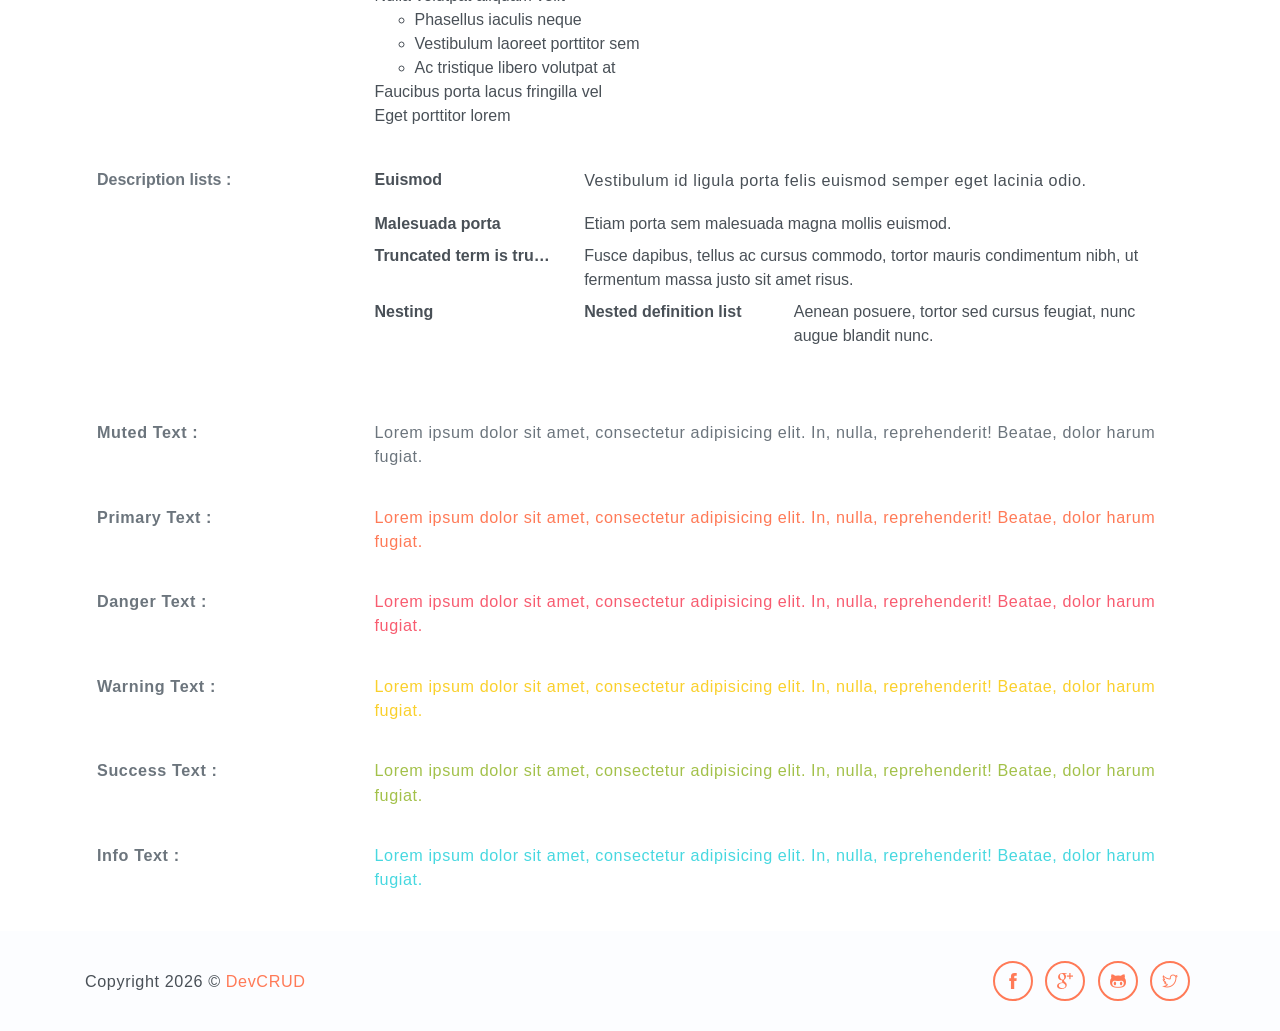
<file: components.html>
<!DOCTYPE html>
<html lang="en">
<head>
   <meta charset="utf-8">
   <meta name="viewport" content="width=device-width, initial-scale=1, shrink-to-fit=no">
   <meta name="description" content="Start your development with Steller landing page.">
   <meta name="author" content="Devcrud">
   <title>Steller | Components</title>
   <!-- font icons -->
   <link rel="stylesheet" href="assets/vendors/themify-icons/css/themify-icons.css">
   <!-- Bootstrap + Steller  -->
   <link rel="stylesheet" href="assets/css/steller.css">
</head>
<body>

   <!-- Page Header -->
   <header class="header header-mini"> 
      <div class="header-title">Components</div> 
      <nav aria-label="breadcrumb">
         <ol class="breadcrumb">
            <li class="breadcrumb-item"><a href="index.html">Home</a></li>
            <li class="breadcrumb-item active" aria-current="page">Components</li>
         </ol>
      </nav>
   </header> <!-- End Of Page Header -->

   <!-- main content -->
   <div class="container">

      <!-- Buttons -->
      <h3 class="mt-5">Buttons</h3>
      <hr>
      <h6 class="section-secondary-title">Styles :</h6>
      <button class="btn btn-primary">Default</button>
      <button class="btn btn-outline-primary">outline</button>
      <button class="btn btn-primary rounded">Rounded</button>
      <button class="btn btn-primary rounded"><i class="ti-thumb-up pr-1"></i> With Icon</button>
      <button class="btn btn-primary circle"><i class="ti-heart"></i></button>

      <h6 class="section-secondary-title mt-5">Sizes :</h6>
      <button class="btn btn-primary btn-lg">Large</button>
      <button class="btn btn-primary ">Regular</button>
      <button class="btn btn-primary btn-sm">Small</button>
      <button class="btn btn-primary w-sm ml-3">w-sm</button>
      <button class="btn btn-primary w-md">w-md</button>
      <button class="btn btn-primary w-lg">w-lg</button>

      <h6 class="section-secondary-title mt-5">Colors :</h6>          
      <button type="button" class="btn btn-primary">Primary</button>
      <button type="button" class="btn btn-secondary">Secondary</button>
      <button type="button" class="btn btn-success">Success</button>
      <button type="button" class="btn btn-danger">Danger</button>
      <button type="button" class="btn btn-warning">Warning</button>
      <button type="button" class="btn btn-info">Info</button>
      <button type="button" class="btn btn-light">Light</button>
      <button type="button" class="btn btn-dark">Dark</button>

      <h6 class="section-secondary-title mt-5">Buttons Tags :</h6>
      <button class="btn btn-primary" type="submit">Button</button>
      <input class="btn btn-primary" type="button" value="Input">
      <input class="btn btn-primary" type="submit" value="Submit">
      <input class="btn btn-primary" type="reset" value="Reset">
      
      <!-- devider -->
      <div class="py-5"></div>

      <!-- Inputs -->
      <h3>Inputs</h3>
      <hr>
      <div class="row mt-5">
         <div class="col-md-6">
            <h6 class="section-secondary-title">Form controls :</h6>        
            <div class="form-group">
               <input type="email" class="form-control" id="exampleFormControlInput1" placeholder="Email address">
            </div>
            <div class="form-group">
               <input type="date" class="form-control" id="exampleFormControlInput1" placeholder="Date">
            </div>
            <div class="form-group">
               <input class="form-control" type="text" placeholder="Readonly input here…" readonly>
            </div>
            <div class="form-group">
               <input class="form-control" id="disabledInput" type="text" placeholder="Disabled input here..." disabled>
            </div>
            <div class="form-group">
               <select class="form-control" id="exampleFormControlSelect1">
                  <option>Example select</option>
                  <option>1</option>
                  <option>2</option>
                  <option>3</option>
                  <option>4</option>
                  <option>5</option>
               </select>
            </div>
            <div class="form-group">
               <select multiple class="form-control" id="exampleFormControlSelect2">
                  <option>Example multiple select</option>
                  <option>1</option>
                  <option>2</option>
                  <option>3</option>
                  <option>4</option>
                  <option>5</option>
               </select>
            </div>
            <div class="form-group">
               <textarea class="form-control" id="exampleFormControlTextarea1" rows="3" placeholder="Example textarea"></textarea>
            </div>
         </div>
         <div class="col-md-6">
            <h6 class="section-secondary-title">Sizes :</h6>    
            <div class="form-group">
               <input class="form-control form-control-lg" type="text" placeholder=".form-control-lg">             
            </div>
            <div class="form-group">
               <input class="form-control" type="text" placeholder="Default input">
            </div>
            <div class="form-group">
               <input class="form-control form-control-sm" type="text" placeholder=".form-control-sm"> 
            </div>
         </div>
      </div> <!-- end of inputs -->   

      <!-- devider -->
      <div class="py-5"></div>             

      <!-- Dropdowns -->
      <h3 class="components-section-title font-weight-normal">Dropdowns</h3>
      <hr>
      <div class="dropdown d-inline-block">
         <button class="btn btn-outline-secondary dropdown-toggle" type="button" id="dropdownMenuButton" data-toggle="dropdown" aria-haspopup="true" aria-expanded="false">
         Dropdown button
         </button>
         <div class="dropdown-menu" aria-labelledby="dropdownMenuButton">
         <a class="dropdown-item" href="#">Action</a>
         <a class="dropdown-item" href="#">Another action</a>
         <a class="dropdown-item" href="#">Something else here</a>
         </div>
      </div>
      <div class="dropdown d-inline-block">
         <a class="btn btn-outline-secondary dropdown-toggle" href="#" role="button" id="dropdownMenuLink" data-toggle="dropdown" aria-haspopup="true" aria-expanded="false">
            Dropdown link
         </a>
         <div class="dropdown-menu" aria-labelledby="dropdownMenuLink">
            <a class="dropdown-item" href="#">Action</a>
            <a class="dropdown-item" href="#">Another action</a>
            <a class="dropdown-item" href="#">Something else here</a>
         </div>
      </div>
      <div class="btn-group">
         <button type="button" class="btn btn-outline-secondary">Split</button>
         <button type="button" class="btn btn-outline-secondary dropdown-toggle dropdown-toggle-split" data-toggle="dropdown" aria-haspopup="true" aria-expanded="false">
         <span class="sr-only">Toggle Dropdown</span>
         </button>
         <div class="dropdown-menu">
            <a class="dropdown-item" href="#">Action</a>
            <a class="dropdown-item" href="#">Another action</a>
            <a class="dropdown-item" href="#">Something else here</a>
            <div class="dropdown-divider"></div>
            <a class="dropdown-item" href="#">Separated link</a>
         </div>
      </div>
      <div class="btn-group">
         <button class="btn btn-outline-secondary dropdown-toggle" type="button" id="dropdownMenuButton" data-toggle="dropdown" aria-haspopup="true" aria-expanded="false">
            Form Dropdown
         </button>
         <div class="dropdown-menu form">
            <form class="px-4 py-3">
               <div class="form-group">
                  <input type="email" class="form-control" id="exampleDropdownFormEmail1" placeholder="email@example.com">
               </div>
               <div class="form-group">
                  <input type="password" class="form-control" id="exampleDropdownFormPassword1" placeholder="Password">
               </div>
               <div class="form-check mb-3">
                  <input type="checkbox" class="form-check-input" id="dropdownCheck">
                  <label class="form-check-label" for="dropdownCheck">
                     Remember me
                  </label>
               </div>
               <button type="submit" class="btn btn-primary btn-block">Sign in</button>
            </form>
            <div class="dropdown-divider"></div>
            <a class="dropdown-item" href="#"><small>New around here? Sign up</small></a>
            <a class="dropdown-item" href="#"><small>Forgot password?</small></a>
         </div>
      </div>       
      <h6 class="section-secondary-title mt-5">Directions :</h6>  
      <div class="btn-group dropup">
         <button type="button" class="btn btn-outline-secondary dropdown-toggle" data-toggle="dropdown" aria-haspopup="true" aria-expanded="false">
            Dropup
         </button>
         <div class="dropdown-menu">
            <a class="dropdown-item" href="#">Action</a>
            <a class="dropdown-item" href="#">Another action</a>
            <a class="dropdown-item" href="#">Something else here</a>
            <div class="dropdown-divider"></div>
            <a class="dropdown-item" href="#">Separated link</a>
         </div>
      </div>
      <div class="btn-group dropright">
         <button type="button" class="btn btn-outline-secondary dropdown-toggle" data-toggle="dropdown" aria-haspopup="true" aria-expanded="false">
            Dropup
         </button>
         <div class="dropdown-menu">
            <a class="dropdown-item" href="#">Action</a>
            <a class="dropdown-item" href="#">Another action</a>
            <a class="dropdown-item" href="#">Something else here</a>
            <div class="dropdown-divider"></div>
            <a class="dropdown-item" href="#">Separated link</a>
         </div>
      </div>
      <div class="btn-group">
         <button type="button" class="btn btn-outline-secondary dropdown-toggle" data-toggle="dropdown" aria-haspopup="true" aria-expanded="false">
            Dropdown
         </button>
         <div class="dropdown-menu">
            <a class="dropdown-item" href="#">Action</a>
            <a class="dropdown-item" href="#">Another action</a>
            <a class="dropdown-item" href="#">Something else here</a>
            <div class="dropdown-divider"></div>
            <a class="dropdown-item" href="#">Separated link</a>
         </div>
      </div>
      <div class="btn-group dropleft">
         <button type="button" class="btn btn-outline-secondary dropdown-toggle" data-toggle="dropdown" aria-haspopup="true" aria-expanded="false">
            Dropdown
         </button>
         <div class="dropdown-menu">
            <a class="dropdown-item" href="#">Action</a>
            <a class="dropdown-item" href="#">Another action</a>
            <a class="dropdown-item" href="#">Something else here</a>
            <div class="dropdown-divider"></div>
            <a class="dropdown-item" href="#">Separated link</a>
         </div>
      </div> <!-- end of Dropdowns -->  

      <!-- devider -->
      <div class="py-5"></div>   

      <!-- navbars -->
      <h3 class="components-section-title font-weight-normal mt-5">Navigations</h3>
      <hr>
      <nav class="navbar navbar-expand-sm navbar-dark bg-primary rounded shadow mb-3">
         <div class="container">
            <a class="navbar-brand" href="#">Primary Color</a>
            <button class="navbar-toggler ml-auto" type="button" data-toggle="collapse" data-target="#navbarSupportedContent" aria-controls="navbarSupportedContent" aria-expanded="false" aria-label="Toggle navigation">
            <span class="navbar-toggler-icon"></span>
            </button>
            <div class="collapse navbar-collapse" id="navbarSupportedContent">
               <ul class="navbar-nav ml-auto"> 
                  <li class="nav-item">
                     <a class="nav-link" href="#about">About Us</a>
                  </li>
                  <li class="nav-item">
                     <a class="nav-link" href="#service">Our Service</a>
                  </li>
                  <li class="nav-item">
                     <a class="nav-link" href="#team">Our Team</a>
                  </li>
                  <li class="nav-item">
                     <a href="#book-table" class="ml-4 mt-1 btn btn-light btn-sm">navbar button</a>
                  </li>
               </ul>                       
            </div>
         </div>
      </nav>
      <nav class="navbar navbar-expand-sm navbar-dark bg-secondary rounded shadow mb-3">
         <div class="container">
            <a class="navbar-brand" href="#">Secondary Color</a>
            <button class="navbar-toggler ml-auto" type="button" data-toggle="collapse" data-target="#navbarSupportedContent" aria-controls="navbarSupportedContent" aria-expanded="false" aria-label="Toggle navigation">
            <span class="navbar-toggler-icon"></span>
            </button>
            <div class="collapse navbar-collapse" id="navbarSupportedContent">
               <ul class="navbar-nav ml-auto"> 
                  <li class="nav-item">
                     <a class="nav-link" href="#about">About Us</a>
                  </li>
                  <li class="nav-item">
                     <a class="nav-link" href="#service">Our Service</a>
                  </li>
                  <li class="nav-item">
                     <a class="nav-link" href="#team">Our Team</a>
                  </li>
                  <li class="nav-item">
                     <a href="#book-table" class="ml-4 mt-1 btn btn-light btn-sm">navbar button</a>
                  </li>
               </ul>                       
            </div>
         </div>
      </nav>
      <nav class="navbar navbar-expand-sm navbar-dark bg-success rounded shadow mb-3">
         <div class="container">
            <a class="navbar-brand" href="#">Success Color</a>
            <button class="navbar-toggler ml-auto" type="button" data-toggle="collapse" data-target="#navbarSupportedContent" aria-controls="navbarSupportedContent" aria-expanded="false" aria-label="Toggle navigation">
            <span class="navbar-toggler-icon"></span>
            </button>
            <div class="collapse navbar-collapse" id="navbarSupportedContent">
               <ul class="navbar-nav ml-auto"> 
                  <li class="nav-item">
                     <a class="nav-link" href="#about">About Us</a>
                  </li>
                  <li class="nav-item">
                     <a class="nav-link" href="#service">Our Service</a>
                  </li>
                  <li class="nav-item">
                     <a class="nav-link" href="#team">Our Team</a>
                  </li>
                  <li class="nav-item">
                     <a href="#book-table" class="ml-4 mt-1 btn btn-light btn-sm">navbar button</a>
                  </li>
               </ul>                       
            </div>
         </div>
      </nav>
      <nav class="navbar navbar-expand-sm navbar-dark bg-info rounded shadow mb-3">
         <div class="container">
            <a class="navbar-brand" href="#">Info Color</a>
            <button class="navbar-toggler ml-auto" type="button" data-toggle="collapse" data-target="#navbarSupportedContent" aria-controls="navbarSupportedContent" aria-expanded="false" aria-label="Toggle navigation">
            <span class="navbar-toggler-icon"></span>
            </button>
            <div class="collapse navbar-collapse" id="navbarSupportedContent">
               <ul class="navbar-nav ml-auto"> 
                  <li class="nav-item">
                     <a class="nav-link" href="#about">About Us</a>
                  </li>
                  <li class="nav-item">
                     <a class="nav-link" href="#service">Our Service</a>
                  </li>
                  <li class="nav-item">
                     <a class="nav-link" href="#team">Our Team</a>
                  </li>
                  <li class="nav-item">
                     <a href="#book-table" class="ml-4 mt-1 btn btn-light btn-sm">navbar button</a>
                  </li>
               </ul>                       
            </div>
         </div>
      </nav>
      <nav class="navbar navbar-expand-sm navbar-dark bg-warning rounded shadow mb-3">
         <div class="container">
            <a class="navbar-brand" href="#">Warning Color</a>
            <button class="navbar-toggler ml-auto" type="button" data-toggle="collapse" data-target="#navbarSupportedContent" aria-controls="navbarSupportedContent" aria-expanded="false" aria-label="Toggle navigation">
            <span class="navbar-toggler-icon"></span>
            </button>
            <div class="collapse navbar-collapse" id="navbarSupportedContent">
               <ul class="navbar-nav ml-auto"> 
                  <li class="nav-item">
                     <a class="nav-link" href="#about">About Us</a>
                  </li>
                  <li class="nav-item">
                     <a class="nav-link" href="#service">Our Service</a>
                  </li>
                  <li class="nav-item">
                     <a class="nav-link" href="#team">Our Team</a>
                  </li>
                  <li class="nav-item">
                     <a href="#book-table" class="ml-4 mt-1 btn btn-light btn-sm">navbar button</a>
                  </li>
               </ul>                       
            </div>
         </div>
      </nav>
      <nav class="navbar navbar-expand-sm navbar-dark bg-danger rounded shadow mb-3">
         <div class="container">
            <a class="navbar-brand" href="#">Danger Color</a>
            <button class="navbar-toggler ml-auto" type="button" data-toggle="collapse" data-target="#navbarSupportedContent" aria-controls="navbarSupportedContent" aria-expanded="false" aria-label="Toggle navigation">
            <span class="navbar-toggler-icon"></span>
            </button>
            <div class="collapse navbar-collapse" id="navbarSupportedContent">
               <ul class="navbar-nav ml-auto"> 
                  <li class="nav-item">
                     <a class="nav-link" href="#about">About Us</a>
                  </li>
                  <li class="nav-item">
                     <a class="nav-link" href="#service">Our Service</a>
                  </li>
                  <li class="nav-item">
                     <a class="nav-link" href="#team">Our Team</a>
                  </li>
                  <li class="nav-item">
                     <a href="#book-table" class="ml-4 mt-1 btn btn-light btn-sm">navbar button</a>
                  </li>
               </ul>                       
            </div>
         </div>
      </nav>
      <nav class="navbar navbar-expand-sm navbar-dark bg-dark rounded shadow mb-3">
         <div class="container">
            <a class="navbar-brand" href="#">Dark Color</a>
            <button class="navbar-toggler ml-auto" type="button" data-toggle="collapse" data-target="#navbarSupportedContent" aria-controls="navbarSupportedContent" aria-expanded="false" aria-label="Toggle navigation">
            <span class="navbar-toggler-icon"></span>
            </button>
            <div class="collapse navbar-collapse" id="navbarSupportedContent">
               <ul class="navbar-nav ml-auto"> 
                  <li class="nav-item">
                     <a class="nav-link" href="#about">About Us</a>
                  </li>
                  <li class="nav-item">
                     <a class="nav-link" href="#service">Our Service</a>
                  </li>
                  <li class="nav-item">
                     <a class="nav-link" href="#team">Our Team</a>
                  </li>
                  <li class="nav-item">
                     <a href="#book-table" class="ml-4 mt-1 btn btn-light btn-sm">navbar button</a>
                  </li>
               </ul>                       
            </div>
         </div>
      </nav>
      <nav class="navbar navbar-expand-sm navbar-light bg-light rounded shadow mb-3">
         <div class="container">
            <a class="navbar-brand" href="#">Dark Color</a>
            <button class="navbar-toggler ml-auto" type="button" data-toggle="collapse" data-target="#navbarSupportedContent" aria-controls="navbarSupportedContent" aria-expanded="false" aria-label="Toggle navigation">
            <span class="navbar-toggler-icon"></span>
            </button>
            <div class="collapse navbar-collapse" id="navbarSupportedContent">
               <ul class="navbar-nav ml-auto"> 
                  <li class="nav-item">
                     <a class="nav-link" href="#about">About Us</a>
                  </li>
                  <li class="nav-item">
                     <a class="nav-link" href="#service">Our Service</a>
                  </li>
                  <li class="nav-item">
                     <a class="nav-link" href="#team">Our Team</a>
                  </li>
                  <li class="nav-item">
                     <a href="#book-table" class="ml-4 mt-1 btn btn-dark btn-sm">navbar button</a>
                  </li>
               </ul>                       
            </div>
         </div>
      </nav>
      <!-- End of navbars -->

      <!-- devider -->
      <div class="py-5"></div>   
      
      <!-- progress bars -->
      <div class="row justify-content-between">
         <div class="col-md-5">
            <h3 class="components-section-title font-weight-normal mt-5">Progress Bars :</h3>
            <hr>
            <small>Default: </small>
            <div class="progress mt-2 mb-3">
               <div class="progress-bar" role="progressbar" style="width: 90%" aria-valuenow="25" aria-valuemin="0" aria-valuemax="100"><span>90%</span></div>
            </div>
            <small>Success:</small>
            <div class="progress mt-2 mb-3">
               <div class="progress-bar bg-success" role="progressbar" style="width: 90%" aria-valuenow="25" aria-valuemin="0" aria-valuemax="100"><span>90%</span></div>
            </div>
            <small>Danger:</small>
            <div class="progress mt-2 mb-3">
               <div class="progress-bar bg-danger" role="progressbar" style="width: 90%" aria-valuenow="25" aria-valuemin="0" aria-valuemax="100"><span>90%</span></div>
            </div>
            <small>Warning:</small>
            <div class="progress mt-2 mb-3">
               <div class="progress-bar bg-warning" role="progressbar" style="width: 90%" aria-valuenow="25" aria-valuemin="0" aria-valuemax="100"><span>90%</span></div>
            </div>
            <small>Info:</small>
            <div class="progress mt-2 mb-3">
               <div class="progress-bar bg-info" role="progressbar" style="width: 90%" aria-valuenow="25" aria-valuemin="0" aria-valuemax="100"><span>90%</span></div>
            </div>
            <small>Dark:</small>
            <div class="progress mt-2 mb-3">
               <div class="progress-bar bg-dark" role="progressbar" style="width: 90%" aria-valuenow="25" aria-valuemin="0" aria-valuemax="100"><span>90%</span></div>
            </div>
         </div>
         <div class="col-md-6">
            <h3 class="components-section-title font-weight-normal mt-5">Paginations :</h3>
            <hr>
            <nav aria-label="Page navigation example">
               <ul class="pagination pagination-sm">
                  <li class="page-item"><a class="page-link" href="#"><i class="ti-angle-double-left"></i></a></li>
                  <li class="page-item"><a class="page-link" href="#">1</a></li>
                  <li class="page-item"><a class="page-link" href="#">2</a></li>
                  <li class="page-item active"><a class="page-link" href="#">3</a></li>
                  <li class="page-item"><a class="page-link" href="#">4</a></li>
                  <li class="page-item"><a class="page-link" href="#">5</a></li>
                  <li class="page-item"><a class="page-link" href="#"><i class="ti-angle-double-right"></i></a></li>
               </ul>
            </nav>
            <nav aria-label="Page navigation example">
               <ul class="pagination">
               <li class="page-item"><a class="page-link" href="#"><i class="ti-angle-double-left"></i></a></li>
                  <li class="page-item"><a class="page-link" href="#">1</a></li>
                  <li class="page-item"><a class="page-link" href="#">2</a></li>
                  <li class="page-item active"><a class="page-link" href="#">3</a></li>
                  <li class="page-item"><a class="page-link" href="#">4</a></li>
                  <li class="page-item"><a class="page-link" href="#">5</a></li>
                  <li class="page-item"><a class="page-link" href="#"><i class="ti-angle-double-right"></i></a></li>
               </ul>
            </nav>
            <nav aria-label="Page navigation example">
               <ul class="pagination pagination-lg">
                  <li class="page-item"><a class="page-link" href="#"><i class="ti-angle-double-left"></i></a></li>
                  <li class="page-item"><a class="page-link" href="#">1</a></li>
                  <li class="page-item"><a class="page-link" href="#">2</a></li>
                  <li class="page-item active"><a class="page-link" href="#">3</a></li>
                  <li class="page-item"><a class="page-link" href="#">4</a></li>
                  <li class="page-item"><a class="page-link" href="#">5</a></li>
                  <li class="page-item"><a class="page-link" href="#"><i class="ti-angle-double-right"></i></a></li>
               </ul>
            </nav>

            <!-- Badges -->
            <h3 class="components-section-title font-weight-normal mt-5">Badges :</h3>
            <hr>
            <span class="badge badge-primary">Primary</span>
            <span class="badge badge-secondary">Secondary</span>
            <span class="badge badge-success">Success</span>
            <span class="badge badge-danger">Danger</span>
            <span class="badge badge-warning">Warning</span>
            <span class="badge badge-info">Info</span>
            <span class="badge badge-light">Light</span>
            <span class="badge badge-dark">Dark</span>
            <h6 class="section-secondary-title mt-4 mb-2">Badge Pills :</h6>
            <span class="badge badge-pill badge-primary">Primary</span>
            <span class="badge badge-pill badge-secondary">Secondary</span>
            <span class="badge badge-pill badge-success">Success</span>
            <span class="badge badge-pill badge-danger">Danger</span>
            <span class="badge badge-pill badge-warning">Warning</span>
            <span class="badge badge-pill badge-info">Info</span>
            <span class="badge badge-pill badge-light">Light</span>
            <span class="badge badge-pill badge-dark">Dark</span>
         </div>
      </div> <!-- End of Progress bars -->

      <!-- devider -->
      <div class="py-5"></div>  

      <!-- Alerts -->
      <h3 class="components-section-title font-weight-normal mt-5">Alerts :</h3>
      <hr>
      <div class="alert alert-primary alert-dismissible fade show" role="alert">
         A simple primary alert—check it out!
         <button type="button" class="close" data-dismiss="alert" aria-label="Close">
            <span aria-hidden="true">&times;</span>
         </button>
      </div>
      <div class="alert alert-secondary alert-dismissible fade show" role="alert">
         A simple secondary alert—check it out!
         <button type="button" class="close" data-dismiss="alert" aria-label="Close">
            <span aria-hidden="true">&times;</span>
         </button>
      </div>
      <div class="alert alert-success alert-dismissible fade show" role="alert">
         A simple success alert—check it out!
         <button type="button" class="close" data-dismiss="alert" aria-label="Close">
            <span aria-hidden="true">&times;</span>
         </button>
      </div>
      <div class="alert alert-danger alert-dismissible fade show" role="alert">
         A simple danger alert—check it out!
         <button type="button" class="close" data-dismiss="alert" aria-label="Close">
            <span aria-hidden="true">&times;</span>
         </button>
      </div>
      <div class="alert alert-warning alert-dismissible fade show" role="alert">
         A simple warning alert—check it out!
         <button type="button" class="close" data-dismiss="alert" aria-label="Close">
            <span aria-hidden="true">&times;</span>
         </button>
      </div>
      <div class="alert alert-info alert-dismissible fade show" role="alert">
         A simple info alert—check it out!
         <button type="button" class="close" data-dismiss="alert" aria-label="Close">
            <span aria-hidden="true">&times;</span>
         </button>
      </div>
      <div class="alert alert-dark alert-dismissible fade show" role="alert">
         A simple dark alert—check it out!
         <button type="button" class="close" data-dismiss="alert" aria-label="Close">
            <span aria-hidden="true">&times;</span>
         </button>
      </div>
      <!-- end of alerts -->

      <!-- devider -->
      <div class="py-5"></div> 
   
      <!-- tables -->
      <h3 class="components-section-title">Tables</h3>
      <hr>
      <table class="table">
         <thead>
            <tr>
               <th scope="col">#</th>
               <th scope="col">First</th>
               <th scope="col">Last</th>
               <th scope="col">Handle</th>
            </tr>
         </thead>
         <tbody>
            <tr>
               <th scope="row">1</th>
               <td>Mark</td>
               <td>Otto</td>
               <td>@mdo</td>
            </tr>
            <tr>
               <th scope="row">2</th>
               <td>Jacob</td>
               <td>Thornton</td>
               <td>@fat</td>
            </tr>
            <tr>
               <th scope="row">3</th>
               <td>Larry</td>
               <td>the Bird</td>
               <td>@twitter</td>
            </tr>
         </tbody>
      </table>

      <h6 class="section-secondary-title mt-5">Striped rows :</h6>
      <table class="table table-striped">
         <thead>
            <tr>
               <th scope="col">#</th>
               <th scope="col">First</th>
               <th scope="col">Last</th>
               <th scope="col">Handle</th>
            </tr>
         </thead>
         <tbody>
            <tr>
               <th scope="row">1</th>
               <td>Mark</td>
               <td>Otto</td>
               <td>@mdo</td>
            </tr>
            <tr>
               <th scope="row">2</th>
               <td>Jacob</td>
               <td>Thornton</td>
               <td>@fat</td>
            </tr>
            <tr>
               <th scope="row">3</th>
               <td>Larry</td>
               <td>the Bird</td>
               <td>@twitter</td>
            </tr>
         </tbody>
      </table>

      <h6 class="section-secondary-title mt-5">Bordred :</h6>
      <table class="table table-bordered">
         <thead>
            <tr>
               <th scope="col">#</th>
               <th scope="col">First</th>
               <th scope="col">Last</th>
               <th scope="col">Handle</th>
            </tr>
         </thead>
         <tbody>
            <tr>
               <th scope="row">1</th>
               <td>Mark</td>
               <td>Otto</td>
               <td>@mdo</td>
            </tr>
            <tr>
               <th scope="row">2</th>
               <td>Jacob</td>
               <td>Thornton</td>
               <td>@fat</td>
            </tr>
            <tr>
               <th scope="row">3</th>
               <td colspan="2">Larry the Bird</td>
               <td>@twitter</td>
            </tr>
         </tbody>
      </table>
      <!-- end of tables -->

      <!-- devider -->
      <div class="py-5"></div> 

      <!-- typography -->
      <h3 class="components-section-title">Typography</h3>
      <hr>
     
      <table class="table table-borderless v-align-center">
         <tbody>
            <tr>
               <td>
                  <p><code class="highlighter-rouge">&lt;h1&gt;&lt;/h1&gt; || .h1</code></p>
               </td>
               <td class="w-75"><span class="h1">h1. Bootstrap heading</span></td>
            </tr>
            <tr>
               <td>
                  <p><code class="highlighter-rouge">&lt;h2&gt;&lt;/h2&gt; || .h2</code></p>
               </td>
               <td><span class="h2">h2. Bootstrap heading</span></td>
            </tr>
            <tr>
               <td>
                  <p><code class="highlighter-rouge">&lt;h3&gt;&lt;/h3&gt; || .h3</code></p>
               </td>
               <td><span class="h3">h3. Bootstrap heading</span></td>
            </tr>
            <tr>
               <td>
                  <p><code class="highlighter-rouge">&lt;h4&gt;&lt;/h4&gt; || .h4</code></p>
               </td>
               <td><span class="h4">h4. Bootstrap heading</span></td>
            </tr>
            <tr>
               <td>
                  <p><code class="highlighter-rouge">&lt;h5&gt;&lt;/h5&gt; || .h5</code></p>
               </td>
               <td><span class="h5">h5. Bootstrap heading</span></td>
            </tr>
            <tr>
               <td>
                  <p><code class="highlighter-rouge">&lt;h6&gt;&lt;/h6&gt; || .h6</code></p>
               </td>
               <td><span class="h6">h6. Bootstrap heading</span></td>
            </tr>
            <tr>
               <td>
                  <p class="font-weight-bold text-muted">Paragraph :</p>
               </td>
               <td><p>Lorem ipsum dolor sit amet, consectetur adipisicing elit. Fugiat explicabo ab sed voluptas odit hic obcaecati qui omnis.</p></td>
            </tr>
            <tr>
               <td>
                  <p class="font-weight-bold text-muted">BlockQuote :</p>
               </td>
               <td>
                  <blockquote class="blockquote">
                     <p class="mb-0">Lorem ipsum dolor sit amet, consectetur adipiscing elit. Integer posuere erat a ante.</p>
                     <footer class="blockquote-footer">Someone famous in <cite title="Source Title">Source Title</cite></footer>
                  </blockquote>
               </td>
            </tr>

            <tr>
               <td><p class="font-weight-bold text-muted">Ordred List :</p></td>
               <td>
                  <ol>
                     <li>Integer molestie lorem at massa</li>
                     <li>Facilisis in pretium nisl aliquet</li>
                     <li>Nulla volutpat aliquam velit
                        <ul>
                           <li>Phasellus iaculis neque</li>
                           <li>Vestibulum laoreet porttitor sem</li>
                           <li>Ac tristique libero volutpat at</li>
                        </ul>
                     </li>
                     <li>Faucibus porta lacus fringilla vel</li>
                     <li>Eget porttitor lorem</li>
                  </ol>
               </td>
            </tr>
            <tr>
               <td><p class="font-weight-bold text-muted">Unordred List :</p></td>
               <td>
                  <ul >
                     <li>Integer molestie lorem at massa</li>
                     <li>Facilisis in pretium nisl aliquet</li>
                     <li>Nulla volutpat aliquam velit
                        <ul>
                           <li>Phasellus iaculis neque</li>
                           <li>Vestibulum laoreet porttitor sem</li>
                           <li>Ac tristique libero volutpat at</li>
                        </ul>
                     </li>
                     <li>Faucibus porta lacus fringilla vel</li>
                     <li>Eget porttitor lorem</li>
                  </ul>
               </td>
            </tr>
            <tr>
               <td><p class="font-weight-bold text-muted">Unstyled List :</p></td>
               <td>
                  <ul class="list-unstyled">
                     <li>Integer molestie lorem at massa</li>
                     <li>Facilisis in pretium nisl aliquet</li>
                     <li>Nulla volutpat aliquam velit
                        <ul>
                           <li>Phasellus iaculis neque</li>
                           <li>Vestibulum laoreet porttitor sem</li>
                           <li>Ac tristique libero volutpat at</li>
                        </ul>
                     </li>
                     <li>Faucibus porta lacus fringilla vel</li>
                     <li>Eget porttitor lorem</li>
                  </ul>
               </td>
            </tr>
            <tr>
               <td class="font-weight-bold text-muted">Description lists : </td>
               <td>
                  <dl class="row">
                     <dt class="col-sm-3">Euismod</dt>
                     <dd class="col-sm-9">
                        <p>Vestibulum id ligula porta felis euismod semper eget lacinia odio.</p>
                     </dd>

                     <dt class="col-sm-3">Malesuada porta</dt>
                     <dd class="col-sm-9">Etiam porta sem malesuada magna mollis euismod.</dd>

                     <dt class="col-sm-3 text-truncate">Truncated term is truncated</dt>
                     <dd class="col-sm-9">Fusce dapibus, tellus ac cursus commodo, tortor mauris condimentum nibh, ut fermentum massa justo sit amet risus.</dd>

                     <dt class="col-sm-3">Nesting</dt>
                     <dd class="col-sm-9">
                        <dl class="row">
                           <dt class="col-sm-4">Nested definition list</dt>
                           <dd class="col-sm-8">Aenean posuere, tortor sed cursus feugiat, nunc augue blandit nunc.</dd>
                        </dl>
                     </dd>
                  </dl>
               </td>
            </tr>
            <tr>
               <td>
                  <p class="font-weight-bold text-muted">Muted Text :</p>
               </td>
               <td>
                  <p class="text-muted">Lorem ipsum dolor sit amet, consectetur adipisicing elit. In, nulla, reprehenderit! Beatae, dolor harum fugiat.</p>
               </td>
            </tr>
            <tr>
               <td>
                  <p class="font-weight-bold text-muted">Primary Text :</p>
               </td>
               <td>
                  <p class="text-primary">Lorem ipsum dolor sit amet, consectetur adipisicing elit. In, nulla, reprehenderit! Beatae, dolor harum fugiat.</p>
               </td>
            </tr>
            <tr>
               <td>
                  <p class="font-weight-bold text-muted">Danger Text :</p>
               </td>
               <td>
                  <p class="text-danger">Lorem ipsum dolor sit amet, consectetur adipisicing elit. In, nulla, reprehenderit! Beatae, dolor harum fugiat.</p>
               </td>
            </tr>
            <tr>
               <td>
                  <p class="font-weight-bold text-muted">Warning Text :</p>
               </td>
               <td>
                  <p class="text-warning">Lorem ipsum dolor sit amet, consectetur adipisicing elit. In, nulla, reprehenderit! Beatae, dolor harum fugiat.</p>
               </td>
            </tr>
            <tr>
               <td>
                  <p class="font-weight-bold text-muted">Success Text :</p>
               </td>
               <td>
                  <p class="text-success">Lorem ipsum dolor sit amet, consectetur adipisicing elit. In, nulla, reprehenderit! Beatae, dolor harum fugiat.</p>
               </td>
            </tr>
            <tr>
               <td>
                  <p class="font-weight-bold text-muted">Info Text :</p>
               </td>
               <td>
                  <p class="text-info">Lorem ipsum dolor sit amet, consectetur adipisicing elit. In, nulla, reprehenderit! Beatae, dolor harum fugiat.</p>
               </td>
            </tr>
         </tbody>
      </table>
   </div>
   <!-- end of typography -->

   <!-- Page Footer -->
    <footer class="page-footer">
        <div class="container">
            <div class="row align-items-center">
                <div class="col-sm-6">
                    <p>Copyright <script>document.write(new Date().getFullYear())</script> &copy; <a href="http://www.devcrud.com" target="_blank">DevCRUD</a></p>
                </div>
                <div class="col-sm-6">
                    <div class="socials">
                        <a class="social-item" href="javascript:void(0)"><i class="ti-facebook"></i></a>
                        <a class="social-item" href="javascript:void(0)"><i class="ti-google"></i></a>
                        <a class="social-item" href="javascript:void(0)"><i class="ti-github"></i></a>
                        <a class="social-item" href="javascript:void(0)"><i class="ti-twitter"></i></a>
                    </div>
                </div>
            </div>
        </div>
    </footer> 
    <!-- End of page footer -->
   
   <!-- core  -->
    <script src="assets/vendors/jquery/jquery-3.4.1.js"></script>
   <script src="assets/vendors/bootstrap/bootstrap.bundle.js"></script>

    <!-- steller js -->
    <script src="assets/js/steller.js"></script>

</body>
</html>
</file>
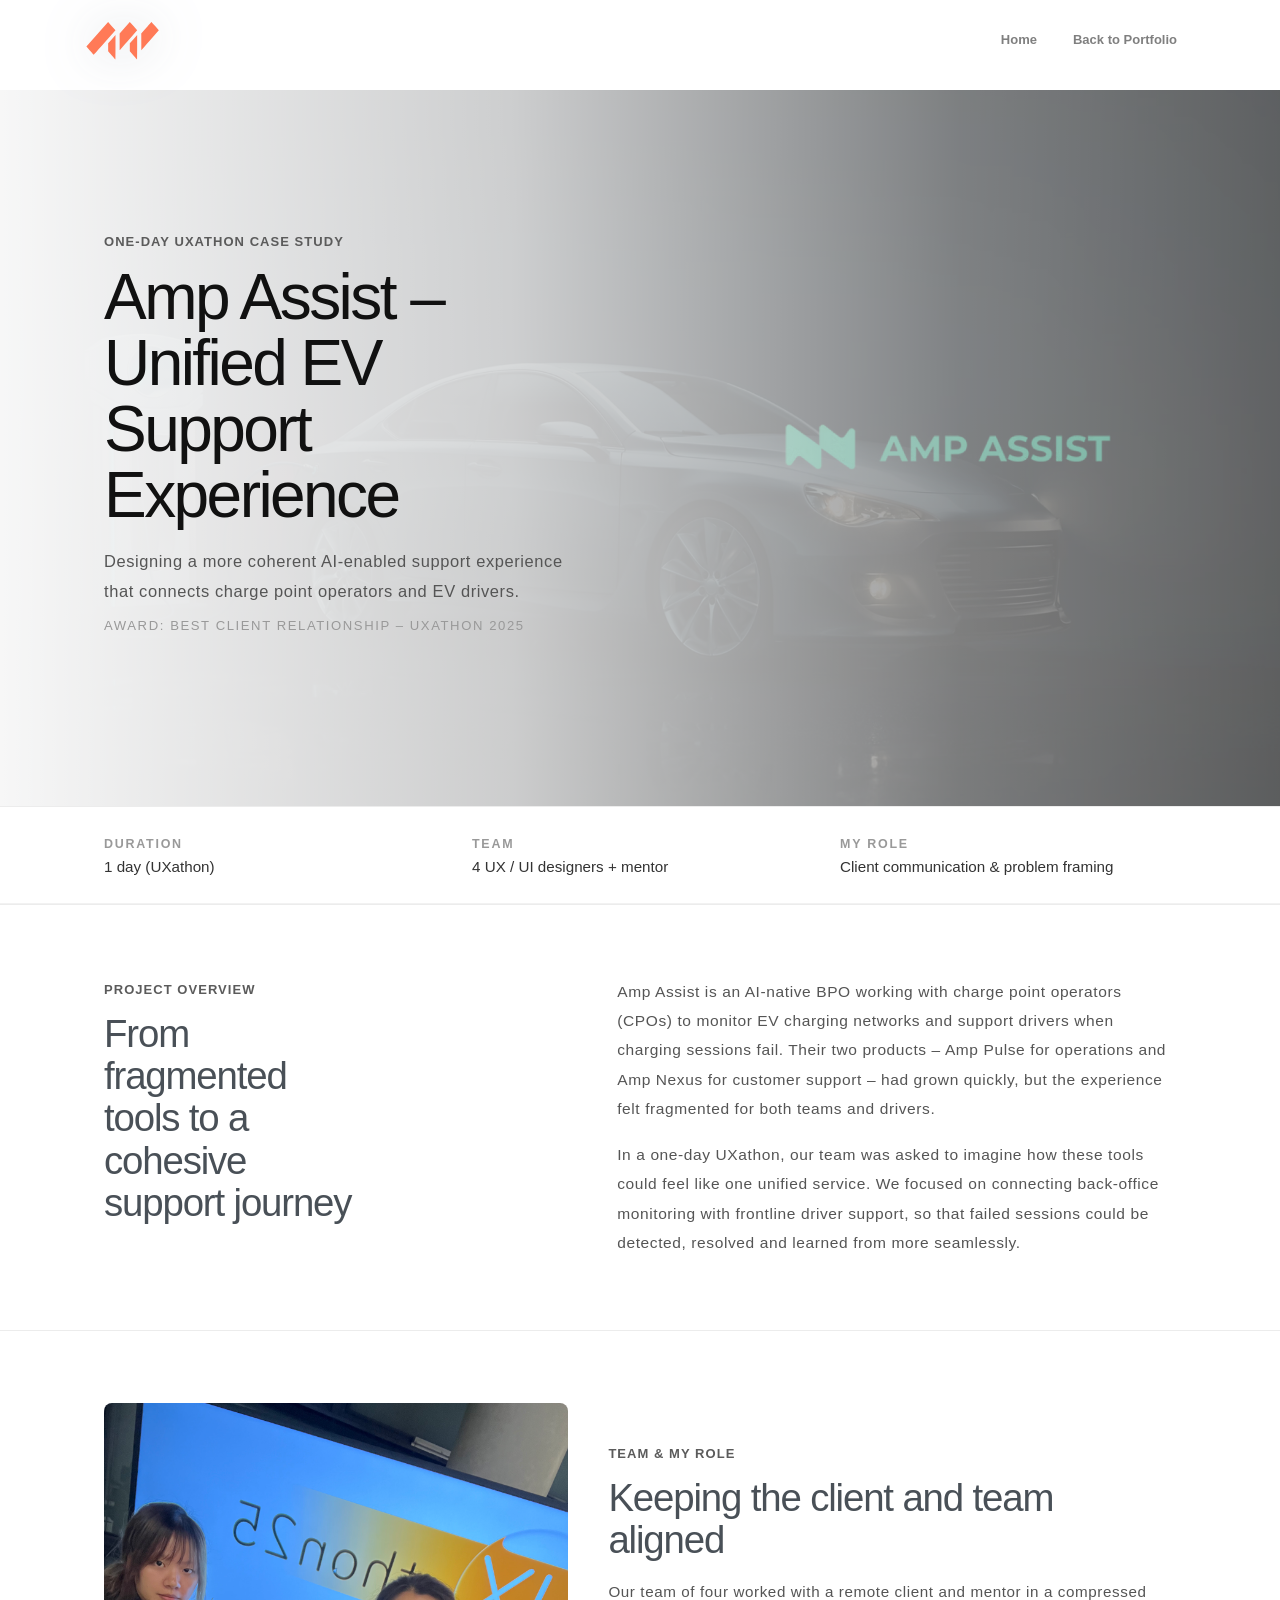
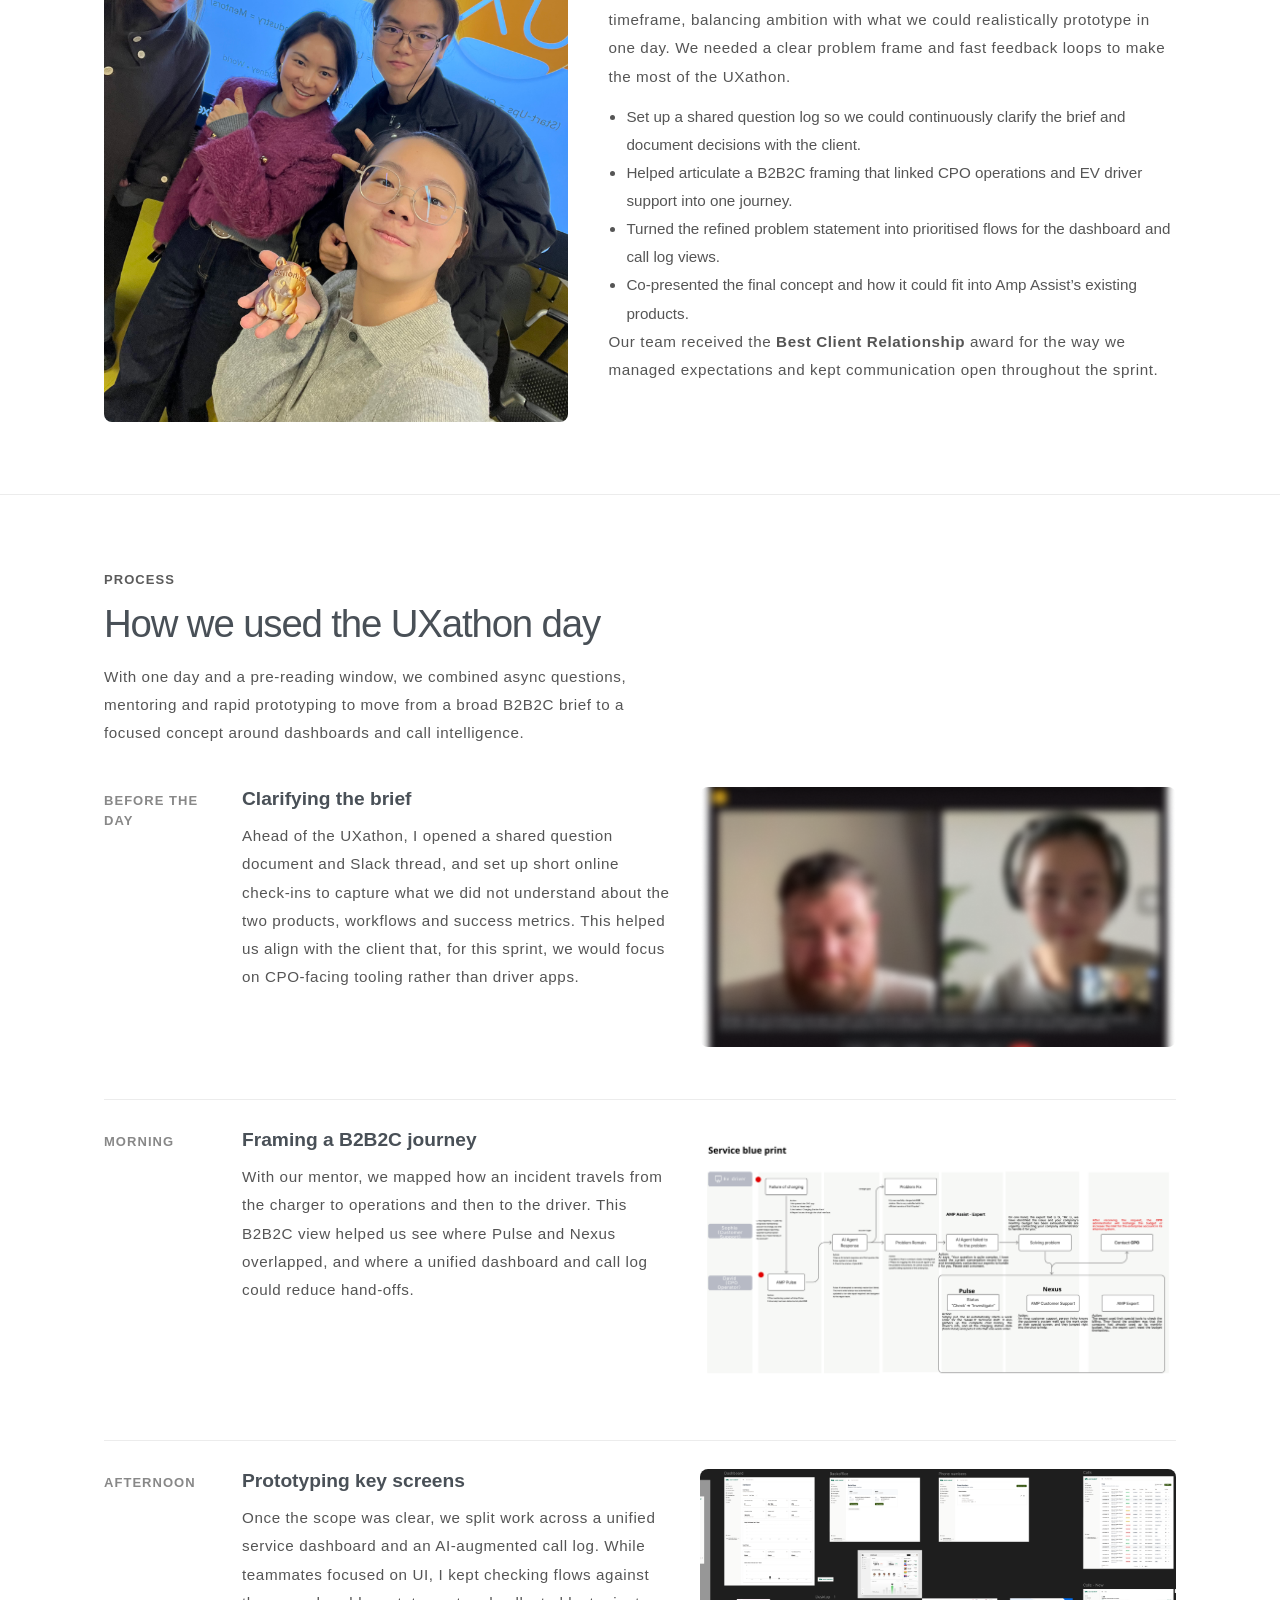
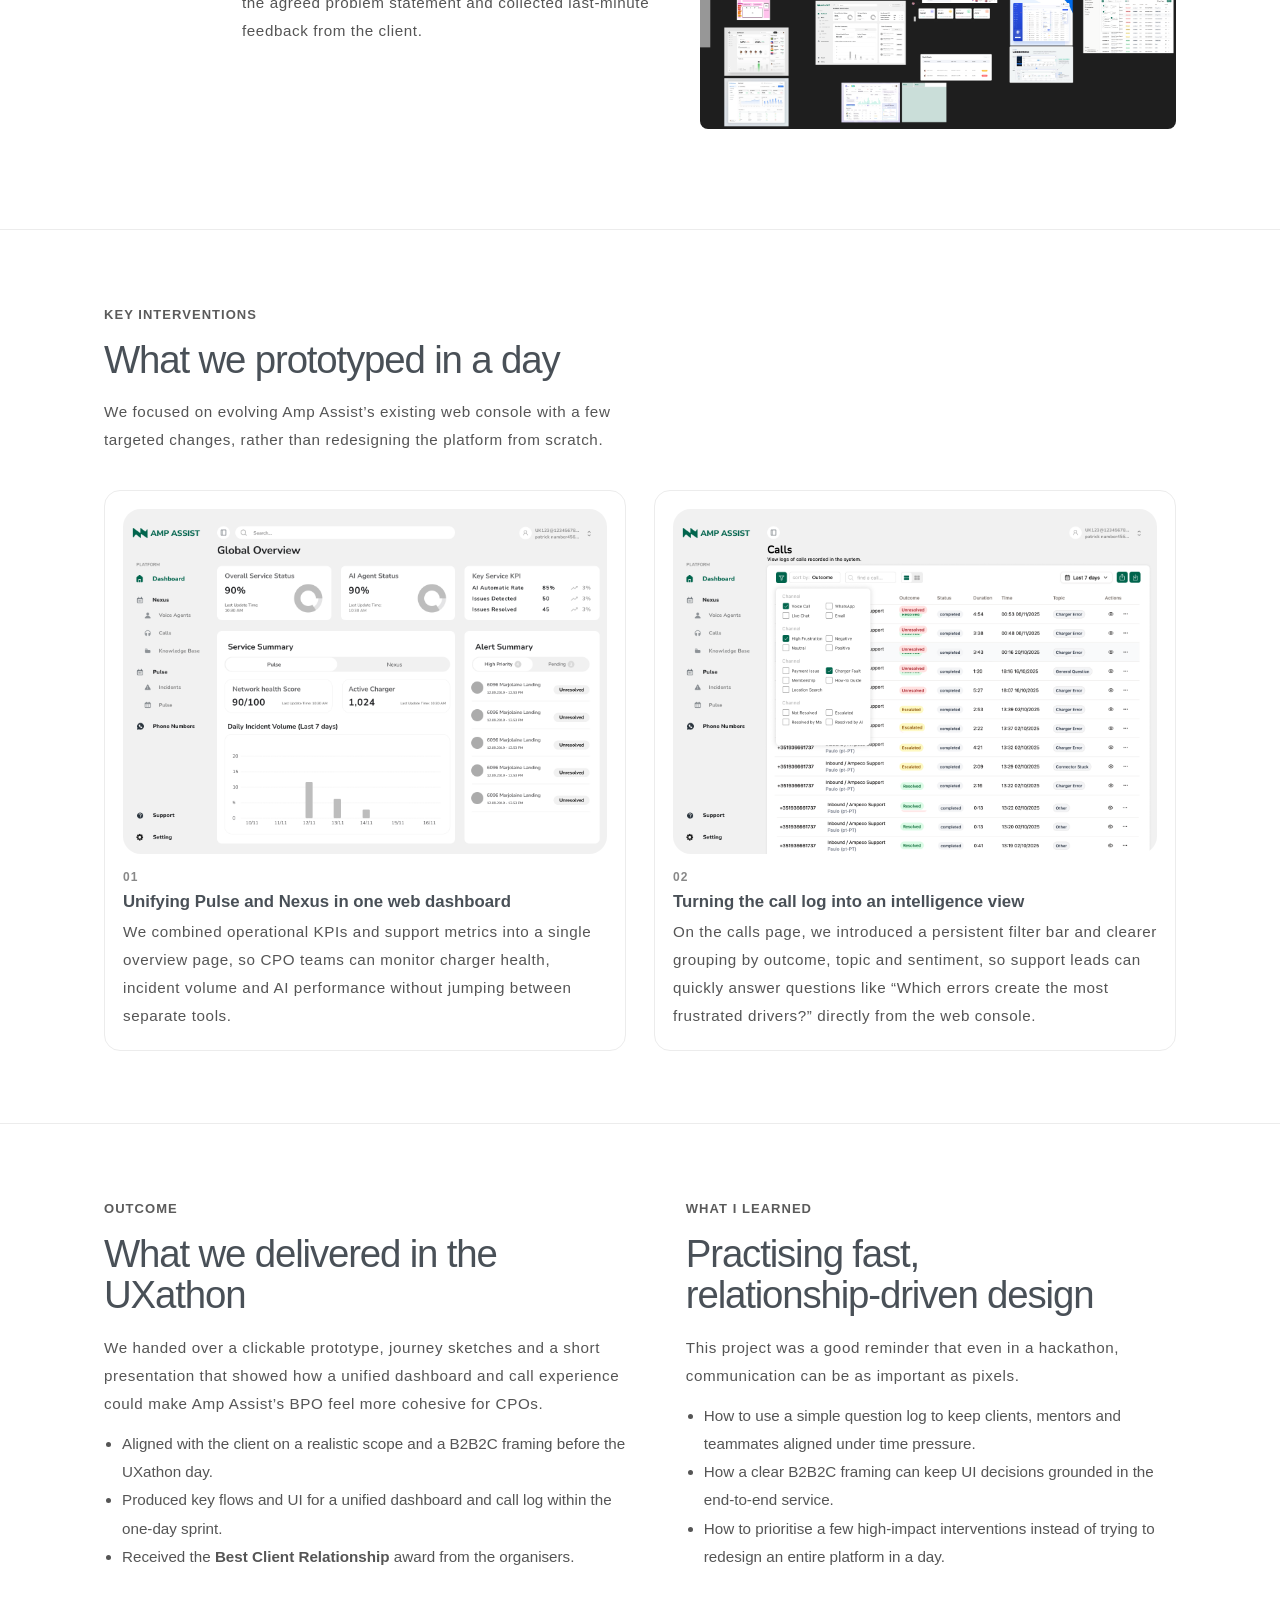
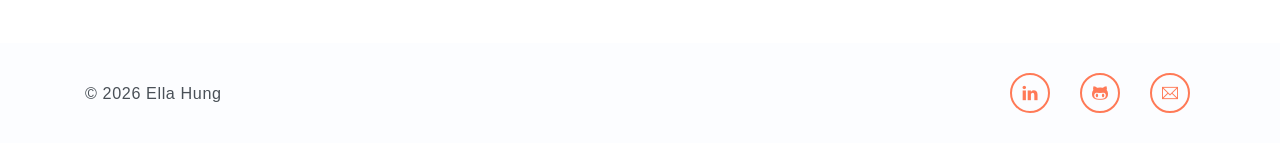
<file: portfolio-amp-assist.html>
<!DOCTYPE html>
<html lang="en">
<head>
    <meta charset="utf-8">
    <meta name="viewport"
          content="width=device-width, initial-scale=1, shrink-to-fit=no">
    <meta name="description"
          content="Amp Assist UXathon case study – Ella Hung.">
    <meta name="author" content="Ella Hung">
    <title>Amp Assist – UXathon – Ella Hung</title>

    <link rel="stylesheet" href="assets/vendors/themify-icons/css/themify-icons.css">
    <link rel="stylesheet" href="assets/css/steller.css">
    <link rel="stylesheet" href="assets/css/case.css">
    <link rel="stylesheet" href="assets/css/amp.css">

</head>
<body>

<!-- Page navigation -->
<nav class="navbar navbar-expand-lg navbar-light fixed-top" data-spy="affix" data-offset-top="0">
    <div class="container">
        <a class="navbar-brand" href="index.html">
            <img src="assets/imgs/others/logo.svg" alt="Logo">
        </a>
        <button class="navbar-toggler" type="button" data-toggle="collapse"
                data-target="#navbarSupportedContent"
                aria-controls="#navbarSupportedContent"
                aria-expanded="false"
                aria-label="Toggle navigation">
            <span class="navbar-toggler-icon"></span>
        </button>

        <div class="collapse navbar-collapse" id="navbarSupportedContent">
            <ul class="navbar-nav ml-auto align-items-center">
                <li class="nav-item">
                    <a class="nav-link" href="index.html">Home</a>
                </li>
                <li class="nav-item">
                    <a class="nav-link" href="index.html#portfolio">Back to Portfolio</a>
                </li>
            </ul>
        </div>
    </div>
</nav>

<main class="page-shell">

    <!-- HERO -->
    <section class="case-section case-hero case-hero-amp">
        <div class="case-wrap">
            <div class="hero-main">
                <span class="case-kicker">One‑day UXathon case study</span>
                <h1 class="case-title">Amp Assist – Unified EV Support Experience</h1>
                <p class="case-lead">
                    Designing a more coherent AI‑enabled support experience that connects charge point operators and EV drivers.
                </p>
                <p class="hero-award">
                    Award: Best Client Relationship – UXathon 2025
                </p>
            </div>
        </div>
    </section>

    <!-- INFO ROW -->
    <section class="case-section case-info-row">
        <div class="case-wrap info-row-inner">
            <div class="meta-block">
                <span class="meta-label">Duration</span>
                <div class="meta-value">1 day (UXathon)</div>
            </div>
            <div class="meta-block">
                <span class="meta-label">Team</span>
                <div class="meta-value">4 UX / UI designers + mentor</div>
            </div>
            <div class="meta-block">
                <span class="meta-label">My role</span>
                <div class="meta-value">Client communication & problem framing</div>
            </div>
        </div>
    </section>

    <!-- OVERVIEW -->
    <section class="case-section">
        <div class="case-wrap split-intro">
            <div>
                <span class="case-kicker">Project overview</span>
                <h2>From fragmented tools to a cohesive support journey</h2>
            </div>
            <div>
                <p>
                    Amp Assist is an AI‑native BPO working with charge point operators (CPOs) to monitor EV charging networks and support drivers when charging sessions fail.
                    Their two products – Amp Pulse for operations and Amp Nexus for customer support – had grown quickly, but the experience felt fragmented for both teams and drivers.
                </p>
                <p class="mb-0">
                    In a one‑day UXathon, our team was asked to imagine how these tools could feel like one unified service.
                    We focused on connecting back‑office monitoring with frontline driver support, so that failed sessions could be detected, resolved and learned from more seamlessly.
                </p>
            </div>
        </div>
    </section>

    <!-- TEAM & ROLE -->
    <section class="case-section">
        <div class="case-wrap role-grid">
            <div>
                <img src="assets/imgs/AMP/AMP-GroupL.jpg" alt="Amp Assist UXathon team">
            </div>
            <div class="role-copy">
                <span class="case-kicker">Team & My role</span>
                <h3>Keeping the client and team aligned</h3>
                <p>
                    Our team of four worked with a remote client and mentor in a compressed timeframe, balancing ambition with what we could realistically prototype in one day.
                    We needed a clear problem frame and fast feedback loops to make the most of the UXathon.
                </p>
                <ul>
                    <li>Set up a shared question log so we could continuously clarify the brief and document decisions with the client.</li>
                    <li>Helped articulate a B2B2C framing that linked CPO operations and EV driver support into one journey.</li>
                    <li>Turned the refined problem statement into prioritised flows for the dashboard and call log views.</li>
                    <li>Co‑presented the final concept and how it could fit into Amp Assist’s existing products.</li>
                </ul>
                <p class="mb-0">
                    Our team received the <strong>Best Client Relationship</strong> award for the way we managed expectations and kept communication open throughout the sprint.
                </p>
            </div>
        </div>
    </section>

    <!-- PROCESS -->
    <section class="case-section">
        <div class="case-wrap">
            <div class="timeline-head">
                <span class="case-kicker">Process</span>
                <h3>How we used the UXathon day</h3>
                <p>
                    With one day and a pre‑reading window, we combined async questions, mentoring and rapid prototyping
                    to move from a broad B2B2C brief to a focused concept around dashboards and call intelligence.
                </p>
            </div>

            <div class="timeline-stack">
                <!-- Step 01 -->
                <div class="timeline-item">
                    <div class="timeline-label">Before the day</div>
                    <div class="timeline-content">
                        <div class="timeline-copy">
                            <h5>Clarifying the brief</h5>
                            <p>
                                Ahead of the UXathon, I opened a shared question document and Slack thread, and set up short online check‑ins to capture what we did not understand about the two products, workflows and success metrics.
                                This helped us align with the client that, for this sprint, we would focus on CPO‑facing tooling rather than driver apps.
                            </p>
                        </div>
                        <div>
                            <img src="assets/imgs/AMP/AMP-ClientMeeting-1.png" alt="Question log for Amp Assist">
                        </div>
                    </div>
                </div>

                <!-- Step 02 -->
                <div class="timeline-item">
                    <div class="timeline-label">Morning</div>
                    <div class="timeline-content">
                        <div class="timeline-copy">
                            <h5>Framing a B2B2C journey</h5>
                            <p>
                                With our mentor, we mapped how an incident travels from the charger to operations and then to the driver.
                                This B2B2C view helped us see where Pulse and Nexus overlapped, and where a unified dashboard and call log could reduce hand‑offs.
                            </p>
                        </div>
                        <div>
                            <img src="assets/imgs/AMP/AMP-ServiceBluePrint.png" alt="B2B2C journey sketch">
                        </div>
                    </div>
                </div>

                <!-- Step 03 -->
                <div class="timeline-item">
                    <div class="timeline-label">Afternoon</div>
                    <div class="timeline-content">
                        <div class="timeline-copy">
                            <h5>Prototyping key screens</h5>
                            <p>
                                Once the scope was clear, we split work across a unified service dashboard and an AI‑augmented call log.
                                While teammates focused on UI, I kept checking flows against the agreed problem statement and collected last‑minute feedback from the client.
                            </p>
                        </div>
                        <div>
                            <img src="assets/imgs/AMP/AMP-Prototype.png" alt="Amp Assist low‑fi prototypes">
                        </div>
                    </div>
                </div>
            </div>
        </div>
    </section>

    <!-- KEY SCREENS -->
    <section class="case-section">
        <div class="case-wrap">
            <div class="solution-head">
                <span class="case-kicker">Key interventions</span>
                <h3>What we prototyped in a day</h3>
                <p class="mb-0">
                    We focused on evolving Amp Assist’s existing web console with a few targeted changes, rather than redesigning the platform from scratch.
                </p>
            </div>

            <div class="solution-app-grid-amp">
                <!-- 01 Unified web dashboard -->
                <article class="solution-app-card">
                    <div class="solution-app-screen">
                        <img src="assets/imgs/AMP/AMP-Dashboard.jpg" alt="Amp Assist unified web dashboard">
                    </div>
                    <div class="solution-app-copy">
                        <span class="solution-no">01</span>
                        <h5>Unifying Pulse and Nexus in one web dashboard</h5>
                        <p class="mb-0">
                            We combined operational KPIs and support metrics into a single overview page, so CPO teams can monitor charger health,
                            incident volume and AI performance without jumping between separate tools.
                        </p>
                    </div>
                </article>

                <!-- 02 Web call log -->
                <article class="solution-app-card">
                    <div class="solution-app-screen">
                        <img src="assets/imgs/AMP/AMP-Calls.png" alt="Amp Assist web call log with filters">
                    </div>
                    <div class="solution-app-copy">
                        <span class="solution-no">02</span>
                        <h5>Turning the call log into an intelligence view</h5>
                        <p class="mb-0">
                            On the calls page, we introduced a persistent filter bar and clearer grouping by outcome, topic and sentiment,
                            so support leads can quickly answer questions like “Which errors create the most frustrated drivers?” directly from the web console.
                        </p>
                    </div>
                </article>
            </div>
        </div>
    </section>

    <!-- OUTCOME & LEARNING -->
    <section class="case-section">
        <div class="case-wrap learning-grid">
            <div>
                <span class="case-kicker">Outcome</span>
                <h3>What we delivered in the UXathon</h3>
                <p>
                    We handed over a clickable prototype, journey sketches and a short presentation that showed how a unified
                    dashboard and call experience could make Amp Assist’s BPO feel more cohesive for CPOs.
                </p>
                <ul>
                    <li>Aligned with the client on a realistic scope and a B2B2C framing before the UXathon day.</li>
                    <li>Produced key flows and UI for a unified dashboard and call log within the one‑day sprint.</li>
                    <li>Received the <strong>Best Client Relationship</strong> award from the organisers.</li>
                </ul>
            </div>

            <div>
                <span class="case-kicker">What I learned</span>
                <h3>Practising fast, relationship‑driven design</h3>
                <p>
                    This project was a good reminder that even in a hackathon, communication can be as important as pixels.
                </p>
                <ul class="mb-0">
                    <li>How to use a simple question log to keep clients, mentors and teammates aligned under time pressure.</li>
                    <li>How a clear B2B2C framing can keep UI decisions grounded in the end‑to‑end service.</li>
                    <li>How to prioritise a few high‑impact interventions instead of trying to redesign an entire platform in a day.</li>
                </ul>
            </div>
        </div>
    </section>

</main>

<footer class="page-footer">
    <div class="container">
        <div class="row align-items-center">
            <div class="col-sm-6">
                <p>
                    &copy;
                    <script>document.write(new Date().getFullYear())</script>
                    Ella Hung
                </p>
            </div>
            <div class="col-sm-6">
                <div class="socials">
                    <a class="social-item" href="https://www.linkedin.com/in/ellahung" target="_blank"
                       rel="noopener noreferrer">
                        <i class="ti-linkedin"></i>
                    </a>
                    <a class="social-item" href="https://github.com/ellahung" target="_blank" rel="noopener noreferrer">
                        <i class="ti-github"></i>
                    </a>
                    <a class="social-item" href="mailto:hungella93@gmail.com">
                        <i class="ti-email"></i>
                    </a>
                </div>
            </div>
        </div>
    </div>
</footer>

<script src="assets/vendors/jquery/jquery-3.4.1.js"></script>
<script src="assets/vendors/bootstrap/bootstrap.bundle.js"></script>
<script src="assets/vendors/bootstrap/bootstrap.affix.js"></script>
<script src="assets/js/steller.js"></script>

</body>
</html>
</file>
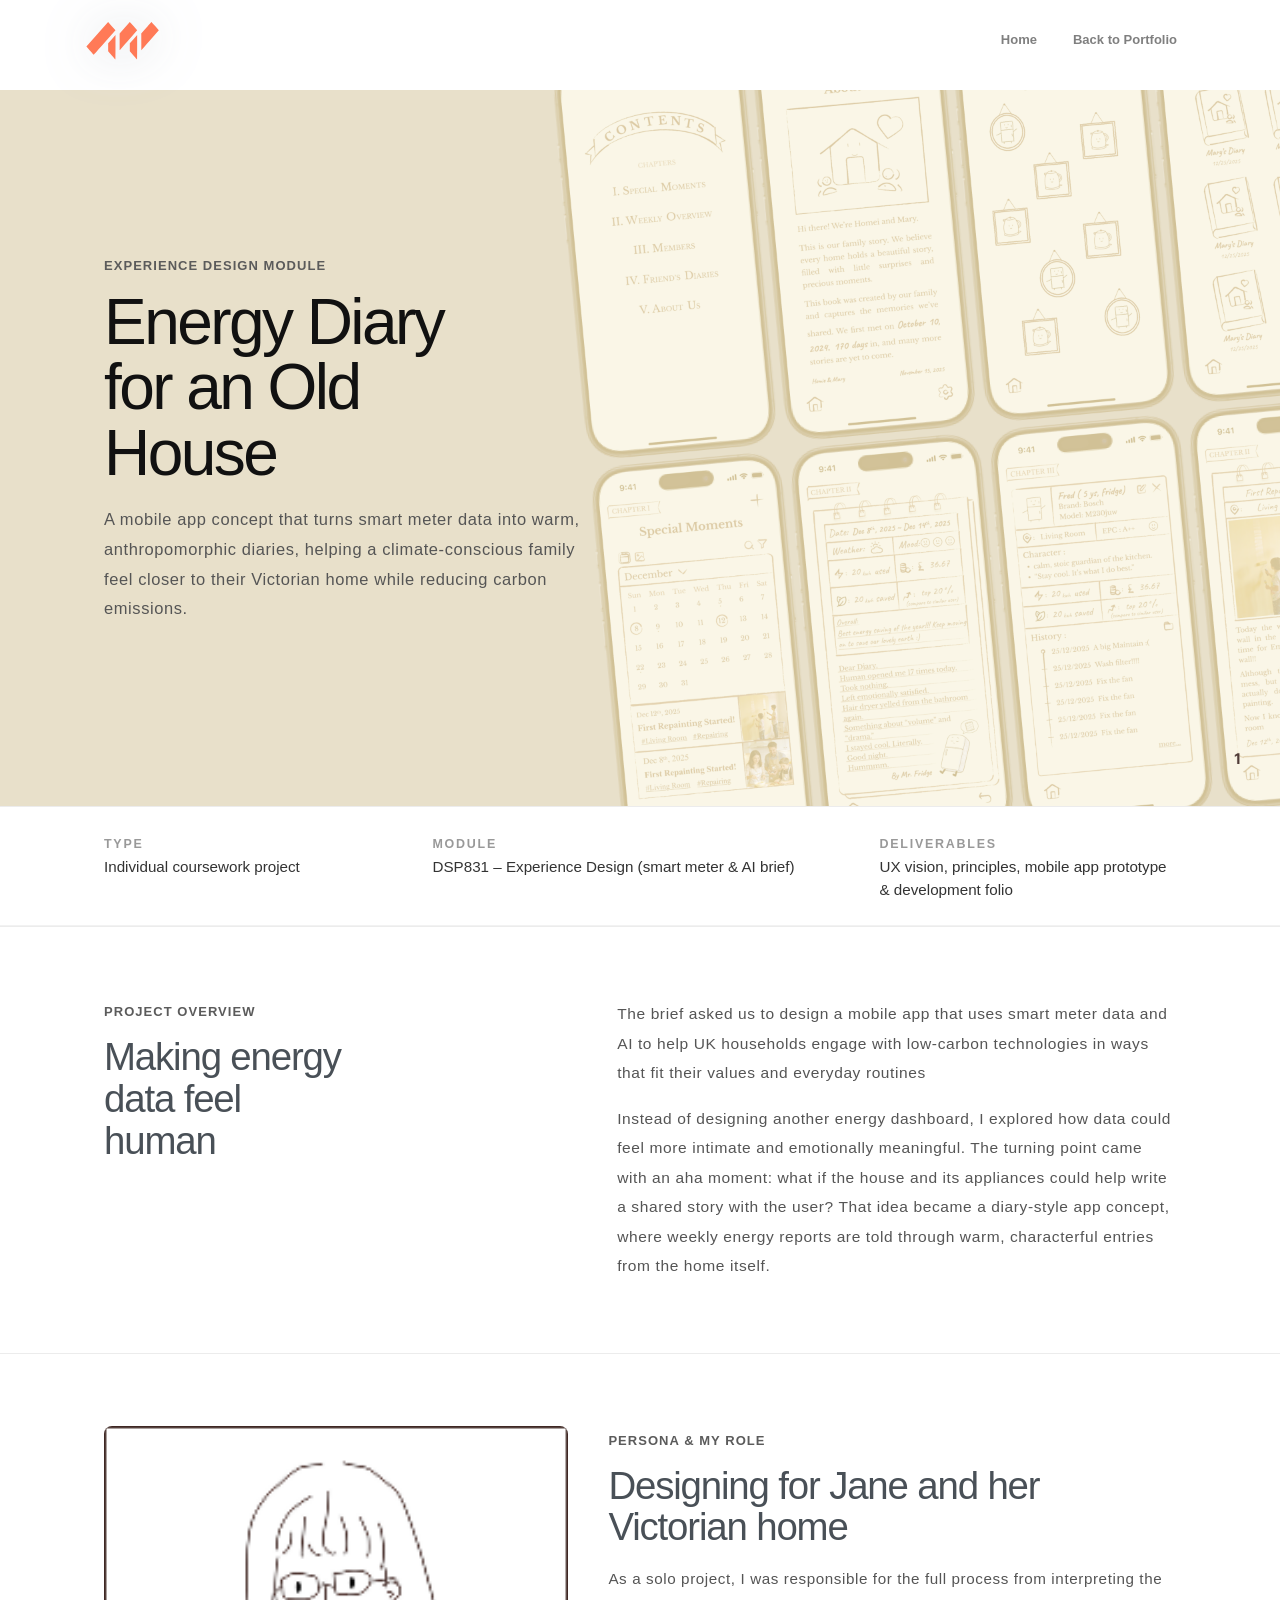
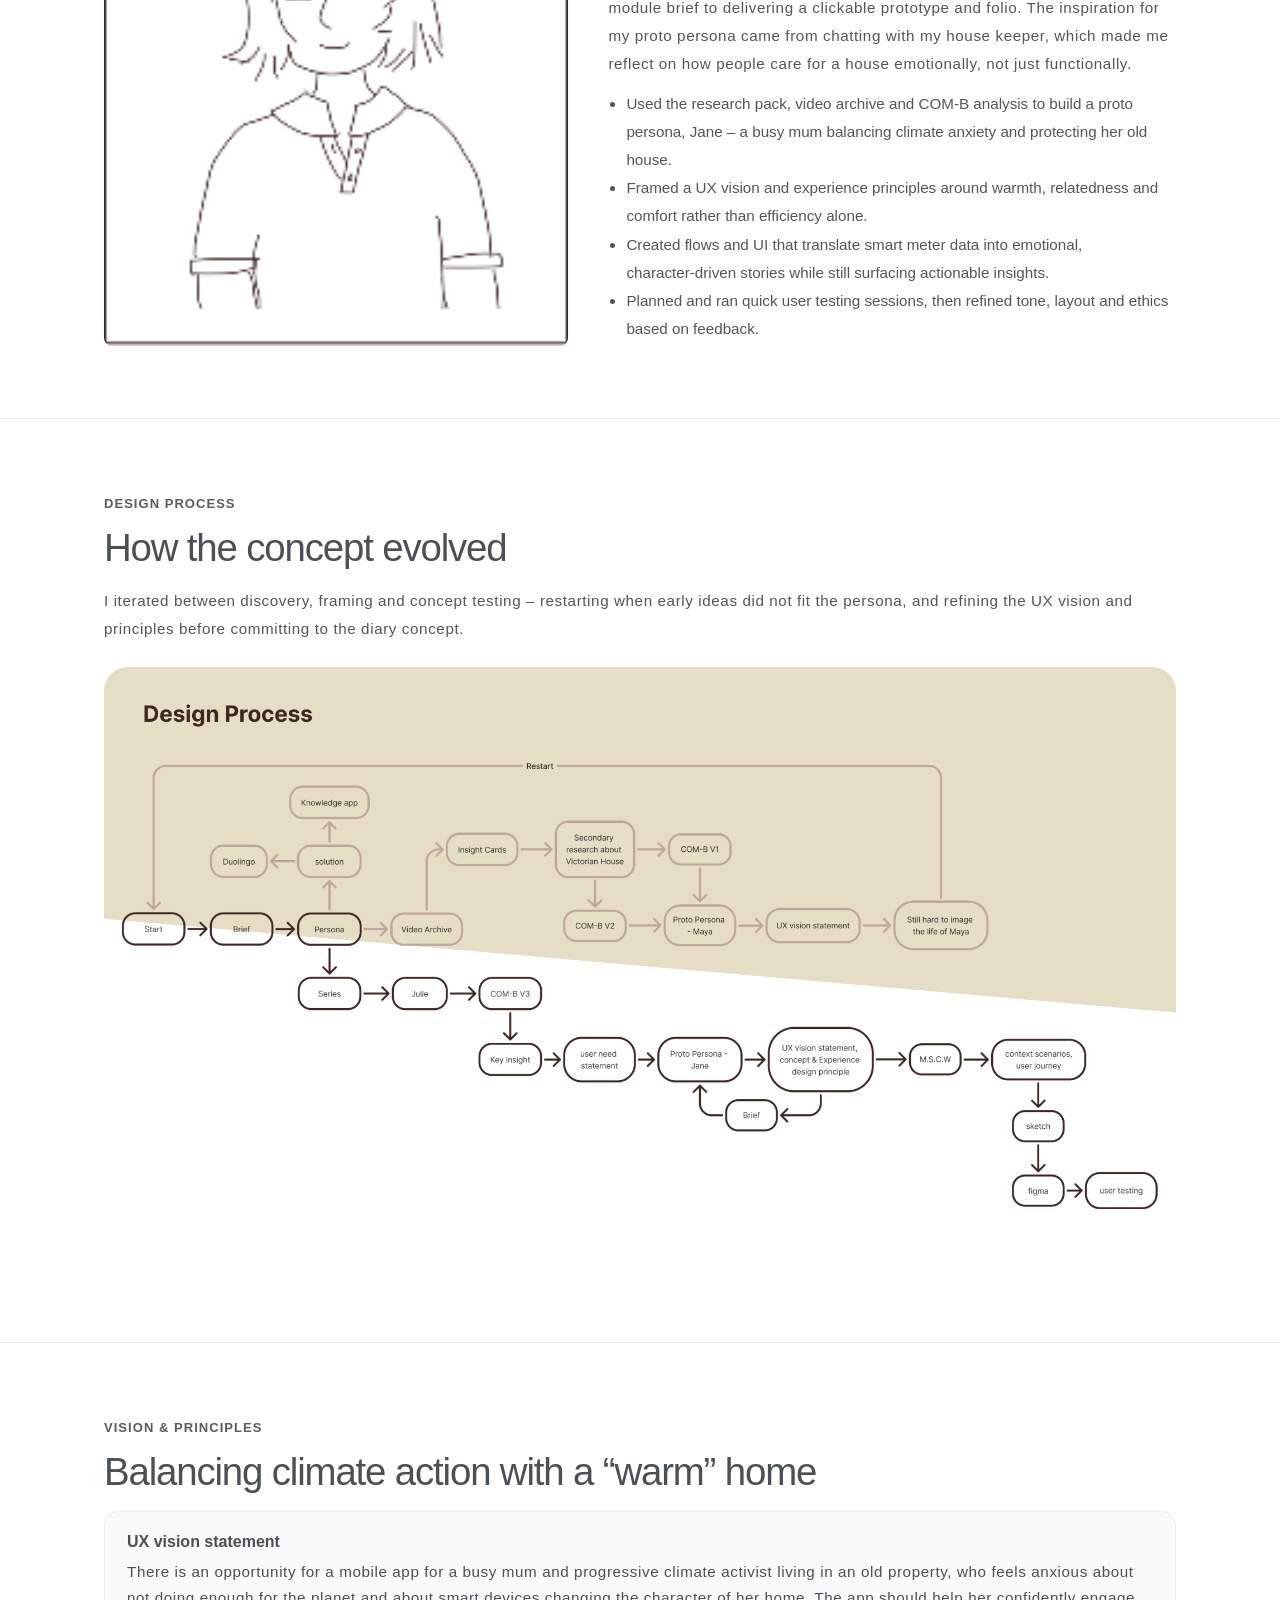
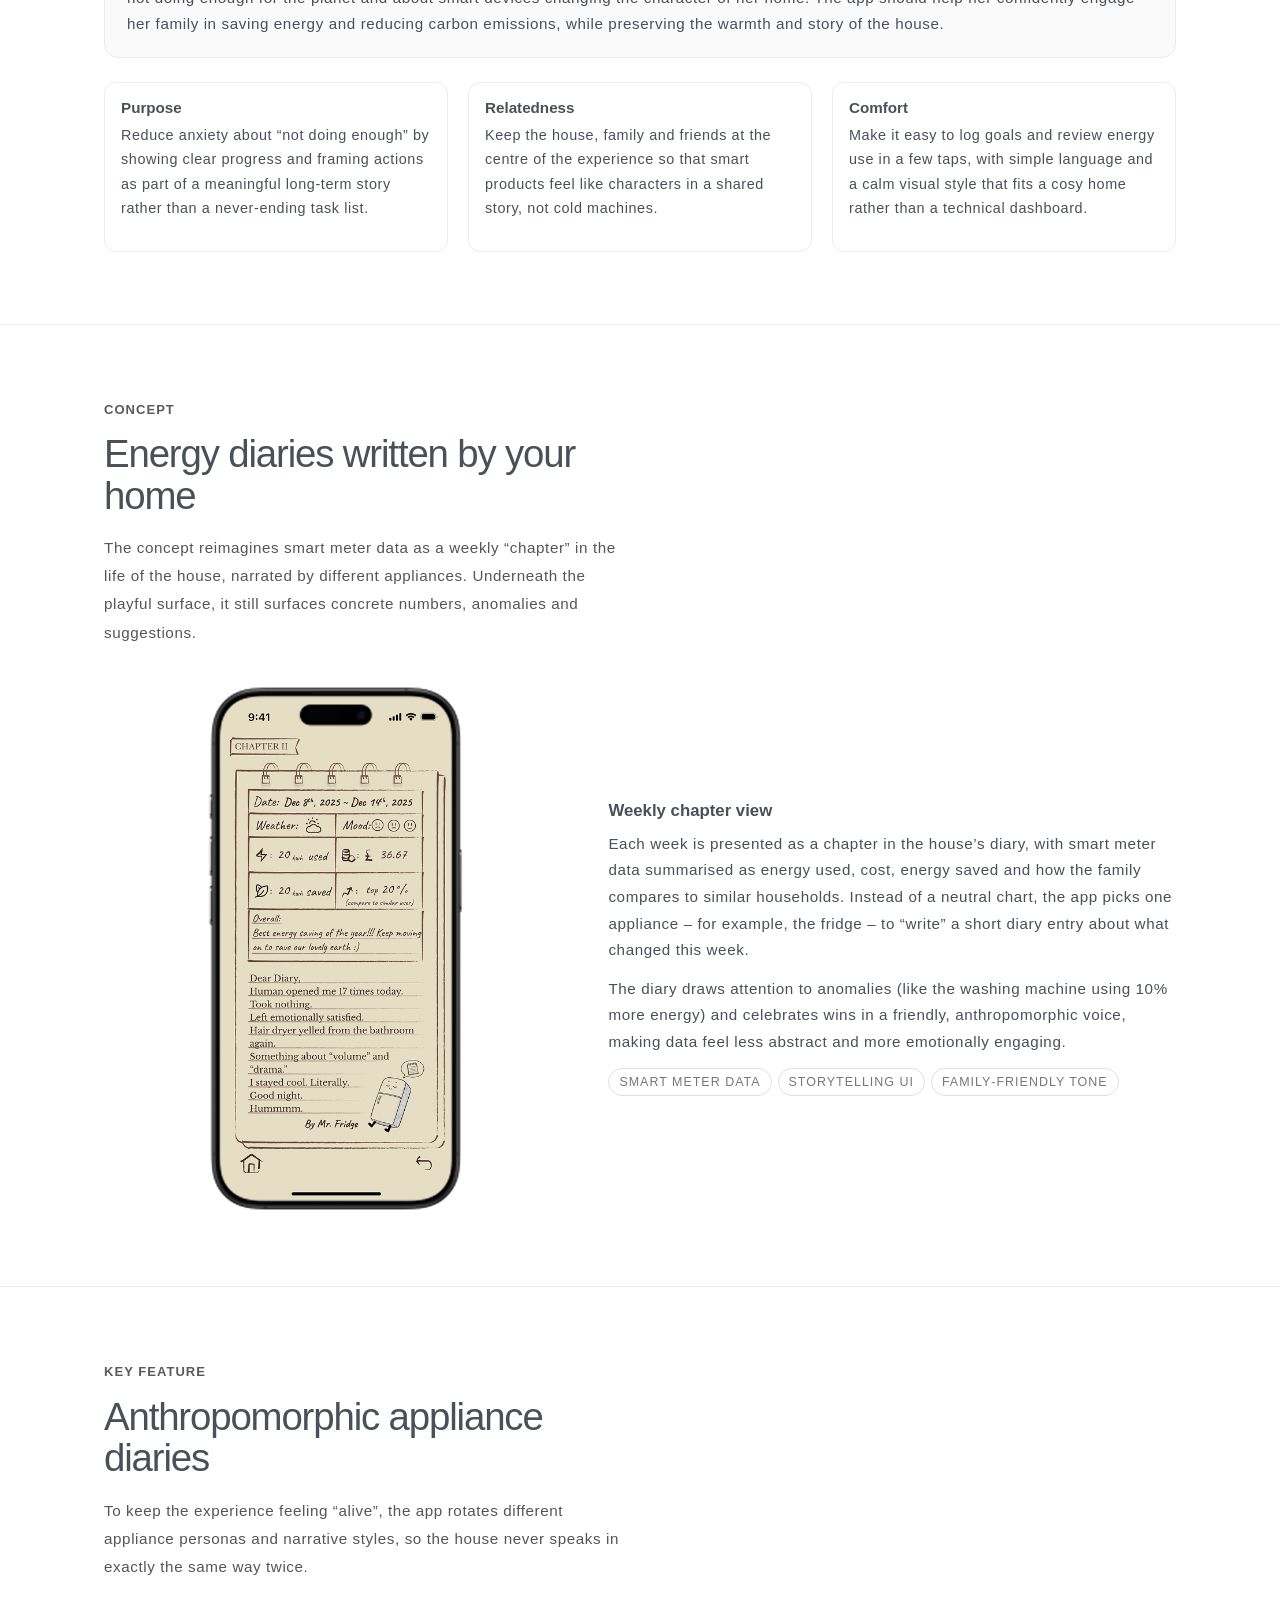
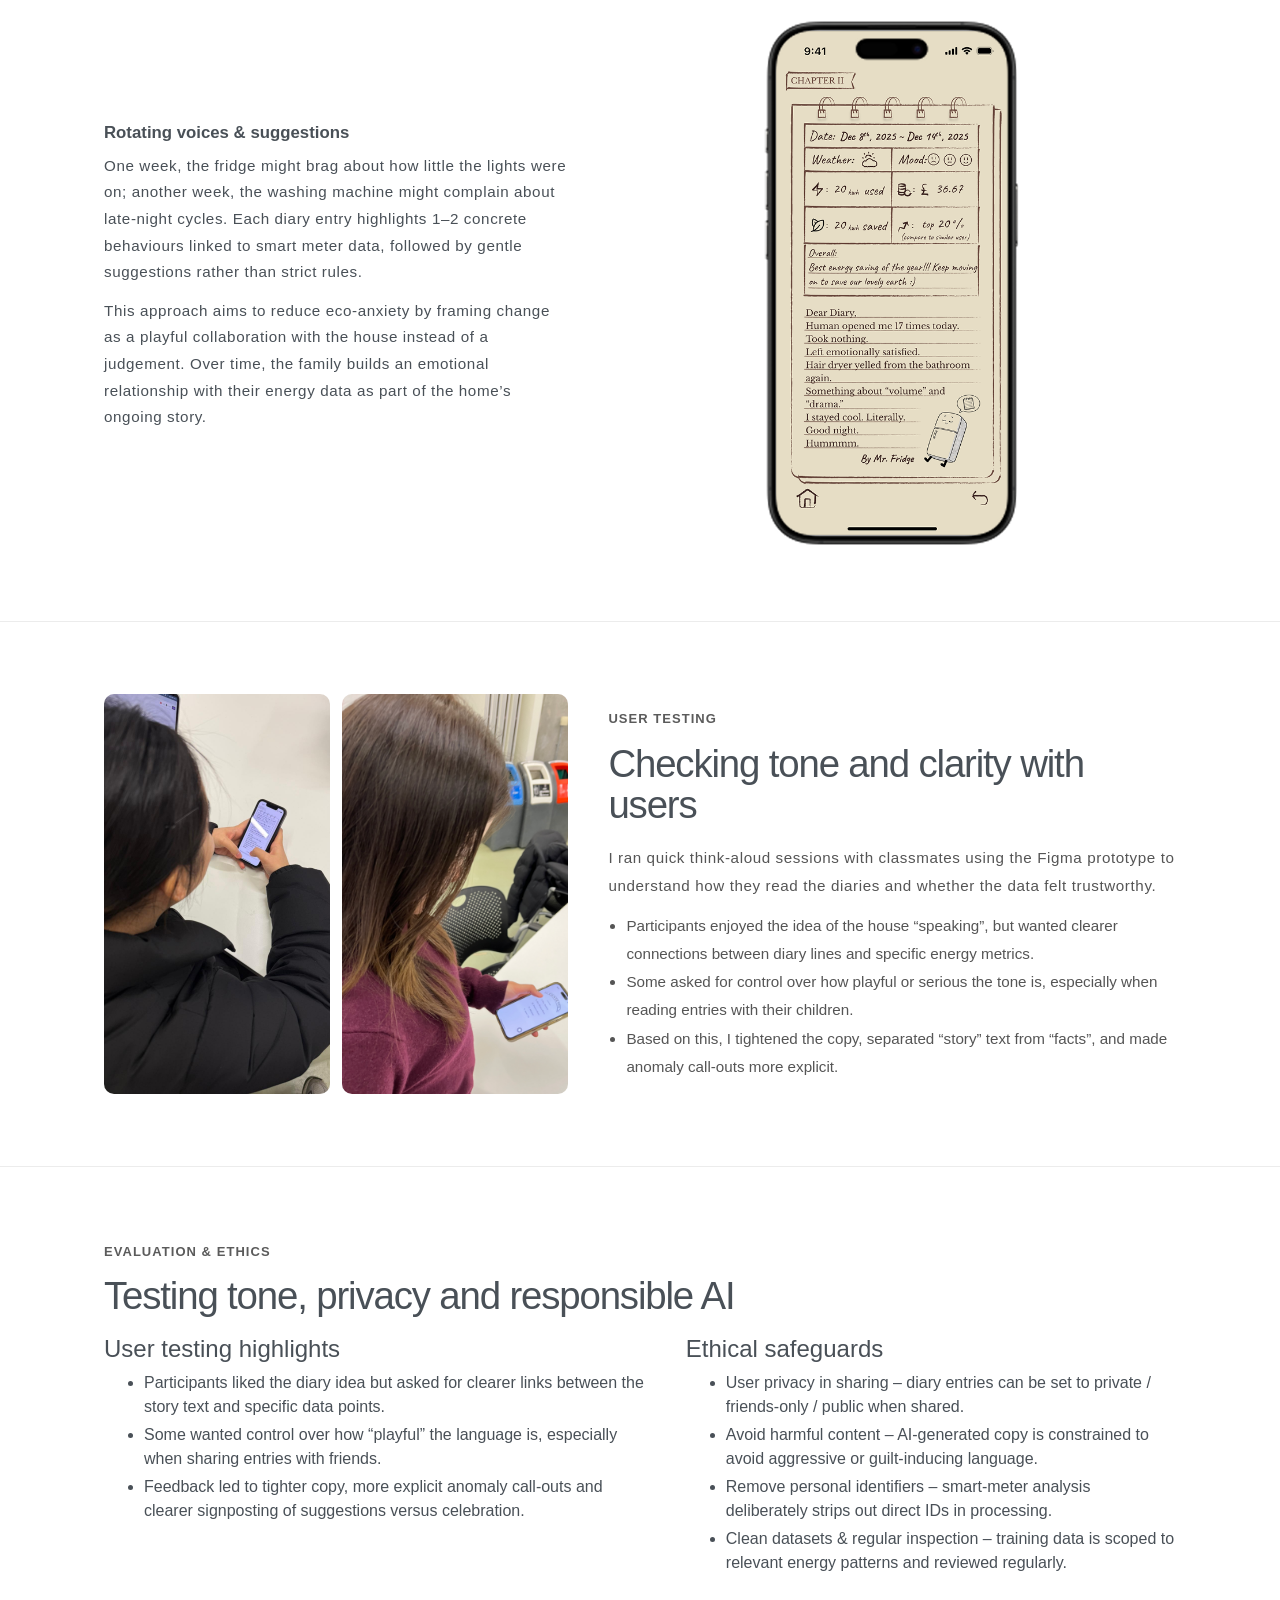
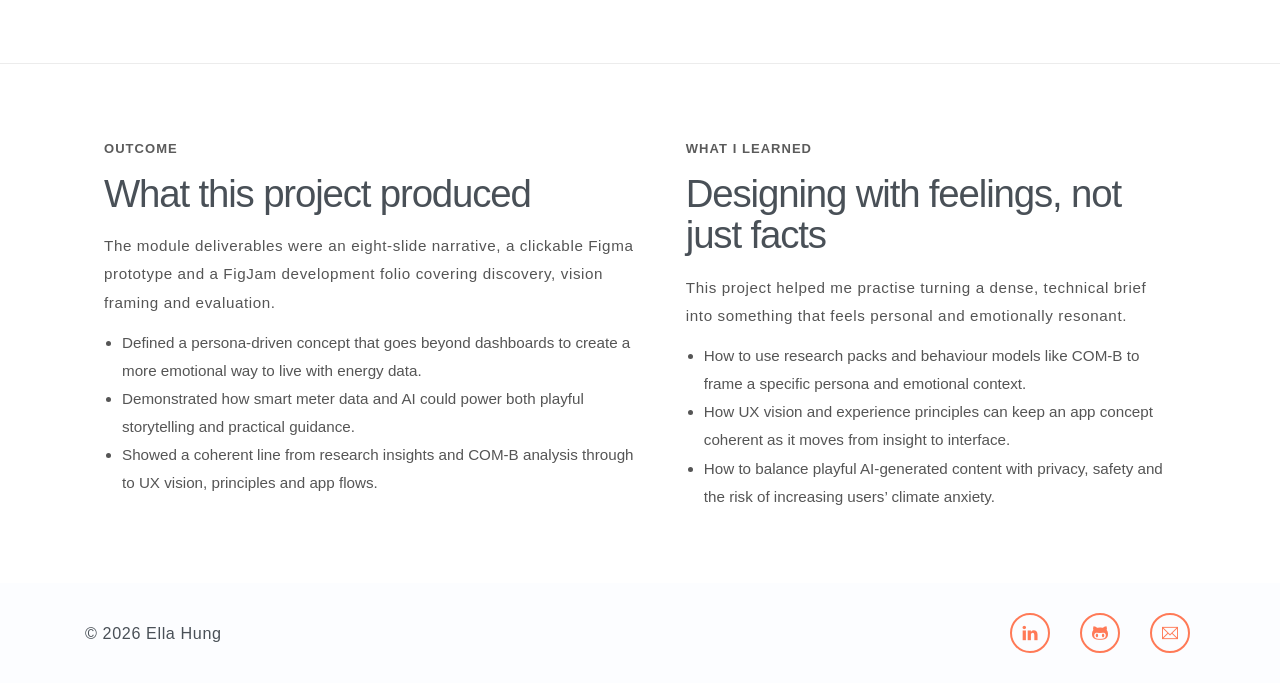
<file: portfolio-first-app-design.html>
<!DOCTYPE html>
<html lang="en">
<head>
    <meta charset="utf-8">
    <meta name="viewport"
          content="width=device-width, initial-scale=1, shrink-to-fit=no">
    <meta name="description"
          content="Experience Design module app project – Ella Hung.">
    <meta name="author" content="Ella Hung">
    <title>Energy Diary App – Ella Hung</title>

    <link rel="stylesheet" href="assets/vendors/themify-icons/css/themify-icons.css">
    <link rel="stylesheet" href="assets/css/steller.css">
    <link rel="stylesheet" href="assets/css/case.css">
    <link rel="stylesheet" href="assets/css/experience.css">

</head>
<body>

<nav class="navbar navbar-expand-lg navbar-light fixed-top" data-spy="affix" data-offset-top="0">
    <div class="container">
        <a class="navbar-brand" href="index.html">
            <img src="assets/imgs/others/logo.svg" alt="Logo">
        </a>
        <button class="navbar-toggler" type="button" data-toggle="collapse"
                data-target="#navbarSupportedContent"
                aria-controls="#navbarSupportedContent"
                aria-expanded="false"
                aria-label="Toggle navigation">
            <span class="navbar-toggler-icon"></span>
        </button>

        <div class="collapse navbar-collapse" id="navbarSupportedContent">
            <ul class="navbar-nav ml-auto align-items-center">
                <li class="nav-item">
                    <a class="nav-link" href="index.html">Home</a>
                </li>
                <li class="nav-item">
                    <a class="nav-link" href="index.html#portfolio">Back to Portfolio</a>
                </li>
            </ul>
        </div>
    </div>
</nav>

<main class="page-shell">

    <!-- HERO -->
    <section class="case-section case-hero case-hero-ed">
        <div class="case-wrap">
            <div class="hero-main">
                <span class="case-kicker">Experience Design module</span>
                <h1 class="case-title">Energy Diary for an Old House</h1>
                <p class="case-lead">
                    A mobile app concept that turns smart meter data into warm, anthropomorphic diaries, helping a climate‑conscious family
                    feel closer to their Victorian home while reducing carbon emissions.
                </p>
            </div>
        </div>
    </section>

    <!-- INFO ROW -->
    <section class="case-section case-info-row">
        <div class="case-wrap info-row-inner">
            <div class="meta-block">
                <span class="meta-label">Type</span>
                <div class="meta-value">Individual coursework project</div>
            </div>
            <div class="meta-block">
                <span class="meta-label">Module</span>
                <div class="meta-value">DSP831 – Experience Design (smart meter & AI brief)</div>
            </div>
            <div class="meta-block">
                <span class="meta-label">Deliverables</span>
                <div class="meta-value">UX vision, principles, mobile app prototype & development folio</div>
            </div>
        </div>
    </section>

    <!-- OVERVIEW -->
    <section class="case-section">
        <div class="case-wrap split-intro">
            <div>
                <span class="case-kicker">Project overview</span>
                <h2>Making energy data feel human</h2>
            </div>
            <div>
                <p>
                    The brief asked us to design a mobile app that uses smart meter data and AI to help UK households engage with low‑carbon technologies
                    in ways that fit their values and everyday routines
                </p>
                <p class="mb-0">
                    Instead of designing another energy dashboard, I explored how data could feel more intimate and emotionally meaningful.
                    The turning point came with an aha moment: what if the house and its appliances could help write a shared story with the user?
                    That idea became a diary‑style app concept, where weekly energy reports are told through warm, characterful entries from the home itself.
                </p>
            </div>
        </div>
    </section>

    <!-- PERSONA & MY ROLE -->
    <section class="case-section">
        <div class="case-wrap role-grid">
            <div>
                <img src="assets/imgs/ed/ed-proto-persona.png" alt="Proto persona Jane and her family">
            </div>
            <div class="role-copy">
                <span class="case-kicker">Persona & my role</span>
                <h3>Designing for Jane and her Victorian home</h3>
                <p>
                    As a solo project, I was responsible for the full process from interpreting the module brief to delivering a clickable prototype and folio.
                    The inspiration for my proto persona came from chatting with my house keeper, which made me reflect on how people care for a house emotionally, not just functionally.
                </p>
                <ul>
                    <li>Used the research pack, video archive and COM‑B analysis to build a proto persona, Jane – a busy mum balancing climate anxiety and protecting her old house.</li>
                    <li>Framed a UX vision and experience principles around warmth, relatedness and comfort rather than efficiency alone.</li>
                    <li>Created flows and UI that translate smart meter data into emotional, character‑driven stories while still surfacing actionable insights.</li>
                    <li>Planned and ran quick user testing sessions, then refined tone, layout and ethics based on feedback.</li>
                </ul>
            </div>
        </div>
    </section>

    <!-- DESIGN PROCESS -->
    <section class="case-section">
        <div class="case-wrap">
            <div class="timeline-head">
                <span class="case-kicker">Design process</span>
                <h3>How the concept evolved</h3>
                <p class="mb-4">
                    I iterated between discovery, framing and concept testing – restarting when early ideas did not fit the persona, and refining the UX vision and principles before committing to the diary concept.
                </p>
            </div>

            <div class="hero-device">
                <img src="assets/imgs/ed/ed-design-process.png" alt="Experience design process diagram">
            </div>
        </div>
    </section>

    <!-- VISION & PRINCIPLES -->
    <section class="case-section">
        <div class="case-wrap">
            <div class="timeline-head">
                <span class="case-kicker">Vision & principles</span>
                <h3>Balancing climate action with a “warm” home</h3>
            </div>

            <div class="vision-box mb-4">
                <h4>UX vision statement</h4>
                <p>
                    There is an opportunity for a mobile app for a busy mum and progressive climate activist living in an old property, who feels anxious about not doing enough for the planet and about smart devices changing the character of her home. The app should help her confidently engage her family in saving energy and reducing carbon emissions, while preserving the warmth and story of the house.
                </p>
            </div>

            <div class="principles-grid">
                <div class="principle-card">
                    <h5>Purpose</h5>
                    <p>
                        Reduce anxiety about “not doing enough” by showing clear progress and framing actions as part of a meaningful long‑term story rather than a never‑ending task list.
                    </p>
                </div>
                <div class="principle-card">
                    <h5>Relatedness</h5>
                    <p>
                        Keep the house, family and friends at the centre of the experience so that smart products feel like characters in a shared story, not cold machines.
                    </p>
                </div>
                <div class="principle-card">
                    <h5>Comfort</h5>
                    <p>
                        Make it easy to log goals and review energy use in a few taps, with simple language and a calm visual style that fits a cosy home rather than a technical dashboard.
                    </p>
                </div>
            </div>
        </div>
    </section>

    <!-- CONCEPT: HERO SHOT & CORE FUNCTION -->
    <section class="case-section">
        <div class="case-wrap">
            <div class="solution-head">
                <span class="case-kicker">Concept</span>
                <h3>Energy diaries written by your home</h3>
                <p class="mb-0">
                    The concept reimagines smart meter data as a weekly “chapter” in the life of the house, narrated by different appliances.
                    Underneath the playful surface, it still surfaces concrete numbers, anomalies and suggestions.
                </p>
            </div>

            <div class="concept-grid">
                <div class="hero-shot">
                    <img src="assets/imgs/ed/ed-diary.png" alt="Energy Diary hero shot with weekly chapter">
                </div>
                <div class="concept-copy">
                    <h4>Weekly chapter view</h4>
                    <p>
                        Each week is presented as a chapter in the house’s diary, with smart meter data summarised as energy used, cost, energy saved and how the family compares to similar households.
                        Instead of a neutral chart, the app picks one appliance – for example, the fridge – to “write” a short diary entry about what changed this week.
                    </p>
                    <p>
                        The diary draws attention to anomalies (like the washing machine using 10% more energy) and celebrates wins in a friendly, anthropomorphic voice,
                        making data feel less abstract and more emotionally engaging.
                    </p>

                    <div class="pill-list">
                        <span class="pill">Smart meter data</span>
                        <span class="pill">Storytelling UI</span>
                        <span class="pill">Family‑friendly tone</span>
                    </div>
                </div>
            </div>
        </div>
    </section>

    <!-- SECONDARY FLOW: ANTHROPOMORPHIC DIARIES -->
    <section class="case-section">
        <div class="case-wrap">
            <div class="solution-head">
                <span class="case-kicker">Key feature</span>
                <h3>Anthropomorphic appliance diaries</h3>
                <p class="mb-0">
                    To keep the experience feeling “alive”, the app rotates different appliance personas and narrative styles, so the house never speaks in exactly the same way twice.
                </p>
            </div>

            <div class="concept-grid">
                <div class="concept-copy">
                    <h4>Rotating voices & suggestions</h4>
                    <p>
                        One week, the fridge might brag about how little the lights were on; another week, the washing machine might complain about late‑night cycles.
                        Each diary entry highlights 1–2 concrete behaviours linked to smart meter data, followed by gentle suggestions rather than strict rules.
                    </p>
                    <p>
                        This approach aims to reduce eco‑anxiety by framing change as a playful collaboration with the house instead of a judgement.
                        Over time, the family builds an emotional relationship with their energy data as part of the home’s ongoing story.
                    </p>
                </div>
                <div class="hero-shot">
                    <img src="assets/imgs/ed/ed-diary.png" alt="Anthropomorphic appliance diary screens">
                </div>

            </div>
        </div>
    </section>

    <!-- USER TESTING -->
    <section class="case-section">
        <div class="case-wrap role-grid">
            <div class="user-test-photos">
                <img src="assets/imgs/ed/ed-user-testing.JPG" alt="User testing the Energy Diary prototype">
                <img src="assets/imgs/ed/ed-user-testing-1.jpg" alt="User testing the Energy Diary prototype">
            </div>
            <div class="role-copy">
                <span class="case-kicker">User testing</span>
                <h3>Checking tone and clarity with users</h3>
                <p>
                    I ran quick think‑aloud sessions with classmates using the Figma prototype to understand how they read the diaries and whether the data felt trustworthy.
                </p>
                <ul>
                    <li>Participants enjoyed the idea of the house “speaking”, but wanted clearer connections between diary lines and specific energy metrics.</li>
                    <li>Some asked for control over how playful or serious the tone is, especially when reading entries with their children.</li>
                    <li>Based on this, I tightened the copy, separated “story” text from “facts”, and made anomaly call‑outs more explicit.</li>
                </ul>
            </div>
        </div>
    </section>

    <!-- EVALUATION & ETHICS -->
    <section class="case-section">
        <div class="case-wrap">
            <div class="timeline-head">
                <span class="case-kicker">Evaluation & ethics</span>
                <h3>Testing tone, privacy and responsible AI</h3>
            </div>

            <div class="two-col">
                <div>
                    <h4 class="mb-2">User testing highlights</h4>
                    <ul class="list-tight">
                        <li>Participants liked the diary idea but asked for clearer links between the story text and specific data points.</li>
                        <li>Some wanted control over how “playful” the language is, especially when sharing entries with friends.</li>
                        <li>Feedback led to tighter copy, more explicit anomaly call‑outs and clearer signposting of suggestions versus celebration.</li>
                    </ul>
                </div>
                <div>
                    <h4 class="mb-2">Ethical safeguards</h4>
                    <ul class="list-tight">
                        <li>User privacy in sharing – diary entries can be set to private / friends‑only / public when shared.</li>
                        <li>Avoid harmful content – AI‑generated copy is constrained to avoid aggressive or guilt‑inducing language.</li>
                        <li>Remove personal identifiers – smart‑meter analysis deliberately strips out direct IDs in processing.</li>
                        <li>Clean datasets & regular inspection – training data is scoped to relevant energy patterns and reviewed regularly.</li>
                    </ul>
                </div>
            </div>
        </div>
    </section>

    <!-- OUTCOME & LEARNING -->
    <section class="case-section">
        <div class="case-wrap learning-grid">
            <div>
                <span class="case-kicker">Outcome</span>
                <h3>What this project produced</h3>
                <p>
                    The module deliverables were an eight‑slide narrative, a clickable Figma prototype and a FigJam development folio covering discovery, vision framing and evaluation.
                </p>
                <ul>
                    <li>Defined a persona‑driven concept that goes beyond dashboards to create a more emotional way to live with energy data.</li>
                    <li>Demonstrated how smart meter data and AI could power both playful storytelling and practical guidance.</li>
                    <li>Showed a coherent line from research insights and COM‑B analysis through to UX vision, principles and app flows.</li>
                </ul>
            </div>

            <div>
                <span class="case-kicker">What I learned</span>
                <h3>Designing with feelings, not just facts</h3>
                <p>
                    This project helped me practise turning a dense, technical brief into something that feels personal and emotionally resonant.
                </p>
                <ul class="mb-0">
                    <li>How to use research packs and behaviour models like COM‑B to frame a specific persona and emotional context.</li>
                    <li>How UX vision and experience principles can keep an app concept coherent as it moves from insight to interface.</li>
                    <li>How to balance playful AI‑generated content with privacy, safety and the risk of increasing users’ climate anxiety.</li>
                </ul>
            </div>
        </div>
    </section>

</main>

<footer class="page-footer">
    <div class="container">
        <div class="row align-items-center">
            <div class="col-sm-6">
                <p>
                    &copy;
                    <script>document.write(new Date().getFullYear())</script>
                    Ella Hung
                </p>
            </div>
            <div class="col-sm-6">
                <div class="socials">
                    <a class="social-item" href="https://www.linkedin.com/in/ellahung" target="_blank"
                       rel="noopener noreferrer">
                        <i class="ti-linkedin"></i>
                    </a>
                    <a class="social-item" href="https://github.com/ellahung" target="_blank" rel="noopener noreferrer">
                        <i class="ti-github"></i>
                    </a>
                    <a class="social-item" href="mailto:hungella93@gmail.com">
                        <i class="ti-email"></i>
                    </a>
                </div>
            </div>
        </div>
    </div>
</footer>

<script src="assets/vendors/jquery/jquery-3.4.1.js"></script>
<script src="assets/vendors/bootstrap/bootstrap.bundle.js"></script>
<script src="assets/vendors/bootstrap/bootstrap.affix.js"></script>
<script src="assets/js/steller.js"></script>

</body>
</html>
</file>
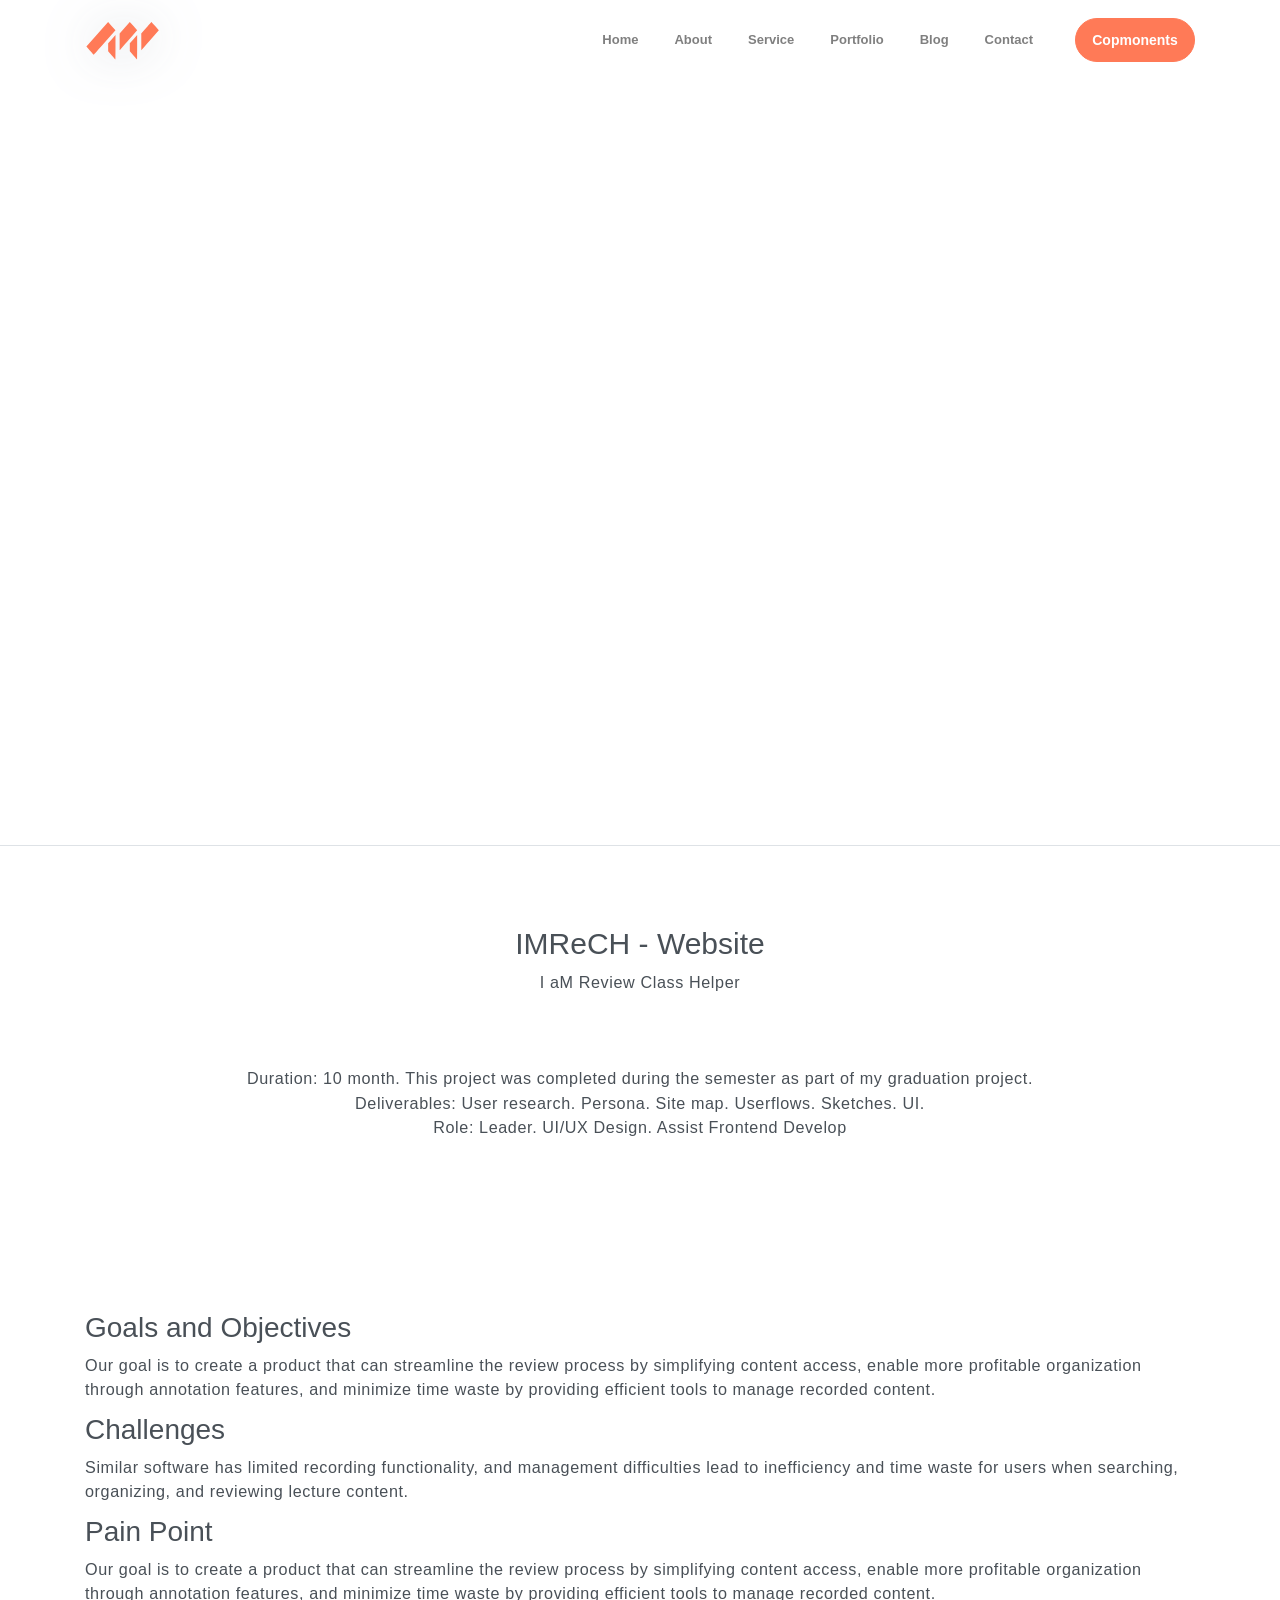
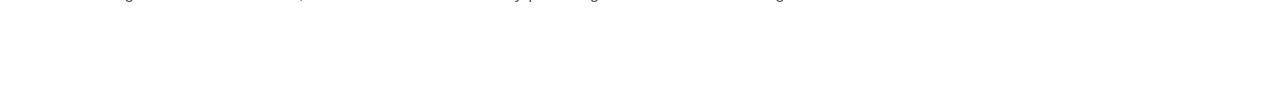
<file: portfolio.html>
<!DOCTYPE html>
<html lang="en">
<head>
    <meta charset="utf-8">
    <meta name="viewport" content="width=device-width, initial-scale=1, shrink-to-fit=no">
    <meta name="description" content="Start your development with Steller landing page.">
    <meta name="author" content="Devcrud">
    <title>IMReCH - Website</title>
    <!-- font icons -->
    <link rel="stylesheet" href="assets/vendors/themify-icons/css/themify-icons.css">
    <!-- Bootstrap + Steller  -->
    <link rel="stylesheet" href="assets/css/steller.css">
</head>
<body>
    <!-- Page navigation -->
    <nav class="navbar navbar-expand-lg navbar-light fixed-top" data-spy="affix" data-offset-top="0">
        <div class="container">
            <a class="navbar-brand" href="#"><img src="assets/imgs/others/logo.svg" alt=""></a>
            <button class="navbar-toggler" type="button" data-toggle="collapse" data-target="#navbarSupportedContent" aria-controls="navbarSupportedContent" aria-expanded="false" aria-label="Toggle navigation">
                <span class="navbar-toggler-icon"></span>
            </button>

            <div class="collapse navbar-collapse" id="navbarSupportedContent">
                <ul class="navbar-nav ml-auto align-items-center">
                    <li class="nav-item">
                        <a class="nav-link" href="#home">Home</a>
                    </li>
                    <li class="nav-item">
                        <a class="nav-link" href="#about">About</a>
                    </li>
                    <li class="nav-item">
                        <a class="nav-link" href="#service">Service</a>
                    </li>
                    <li class="nav-item">
                        <a class="nav-link" href="#portfolio">Portfolio</a>
                    </li>
                    <li class="nav-item">
                        <a class="nav-link" href="#blog">Blog</a>
                    </li>
                    <li class="nav-item">
                        <a class="nav-link" href="#contact">Contact</a>
                    </li>
                    <li class="nav-item">
                        <a class="- btn btn-primary rounded ml-4" href="components.html">Copmonents</a>
                    </li>
                </ul>
            </div>
        </div>
    </nav>
    <!-- End of page navibation -->

    <!-- Page Header -->
    <header class="header" id="portfolio">
<!--        <div class="container ">-->
<!--&lt;!&ndash;            <div class="infos">&ndash;&gt;-->
<!--                <h1>IMReCH - Website</h1>-->
<!--&lt;!&ndash;            </div>&ndash;&gt;-->
<!--        </div>-->
    </header>
    <!-- End of Page Header -->

    <section id="info" class="section">
        <div class="container text-center">
<!--            <h6 class="subtitle">Service</h6>-->
            <h1 class="section-title mb-2">IMReCH - Website</h1>
            <p class="mb-5 pb-4">I aM Review Class Helper</p>
            <p>Duration: 10 month. This project was completed during the semester as part of my graduation project.
                <br>Deliverables: User research. Persona. Site map. Userflows. Sketches. UI.
                <br>Role: Leader. UI/UX Design. Assist Frontend Develop
            </p>
        </div>
    </section>
    <!-- End of Section -->

    <section class="section">
        <div class="container text-left">
            <!--            <h6 class="subtitle">Service</h6>-->
            <h3 class="title mb-2">Goals and Objectives</h3>
            <p>Our goal is to create a product that can streamline the review process by simplifying content access,
                enable more profitable organization through annotation features, and minimize time waste by
                providing efficient tools to manage recorded content.
            </p>
        </div>
        <div class="container text-left">
            <!--            <h6 class="subtitle">Service</h6>-->
            <h3 class="title mb-2">Challenges</h3>
            <p>Similar software has limited recording functionality, and management difficulties lead to inefficiency and time waste for users when searching, organizing, and reviewing lecture content.
            </p>
        </div>
        <div class="container text-left">
            <h3 class=" mb-2">Pain Point</h3>
            <p>Our goal is to create a product that can streamline the review process by simplifying content access,
                enable more profitable organization through annotation features, and minimize time waste by
                providing efficient tools to manage recorded content.
            </p>
        </div>
    </section>
<!--    <section class="section">-->
<!--        <div class="container text-left">-->
<!--            &lt;!&ndash;            <h6 class="subtitle">Service</h6>&ndash;&gt;-->
<!--            <h3 class="title mb-2">Challenges</h3>-->
<!--            <p>Our goal is to create a product that can streamline the review process by simplifying content access,-->
<!--                enable more profitable organization through annotation features, and minimize time waste by-->
<!--                providing efficient tools to manage recorded content.-->
<!--            </p>-->
<!--        </div>-->
<!--    </section>-->
<!--    <section class="section">-->
<!--        <div class="container text-left">-->
<!--            <h3 class="title mb-2">Pain Point</h3>-->
<!--            <p>Our goal is to create a product that can streamline the review process by simplifying content access,-->
<!--                enable more profitable organization through annotation features, and minimize time waste by-->
<!--                providing efficient tools to manage recorded content.-->
<!--            </p>-->
<!--        </div>-->
<!--    </section>-->

</body>
</html>
</file>
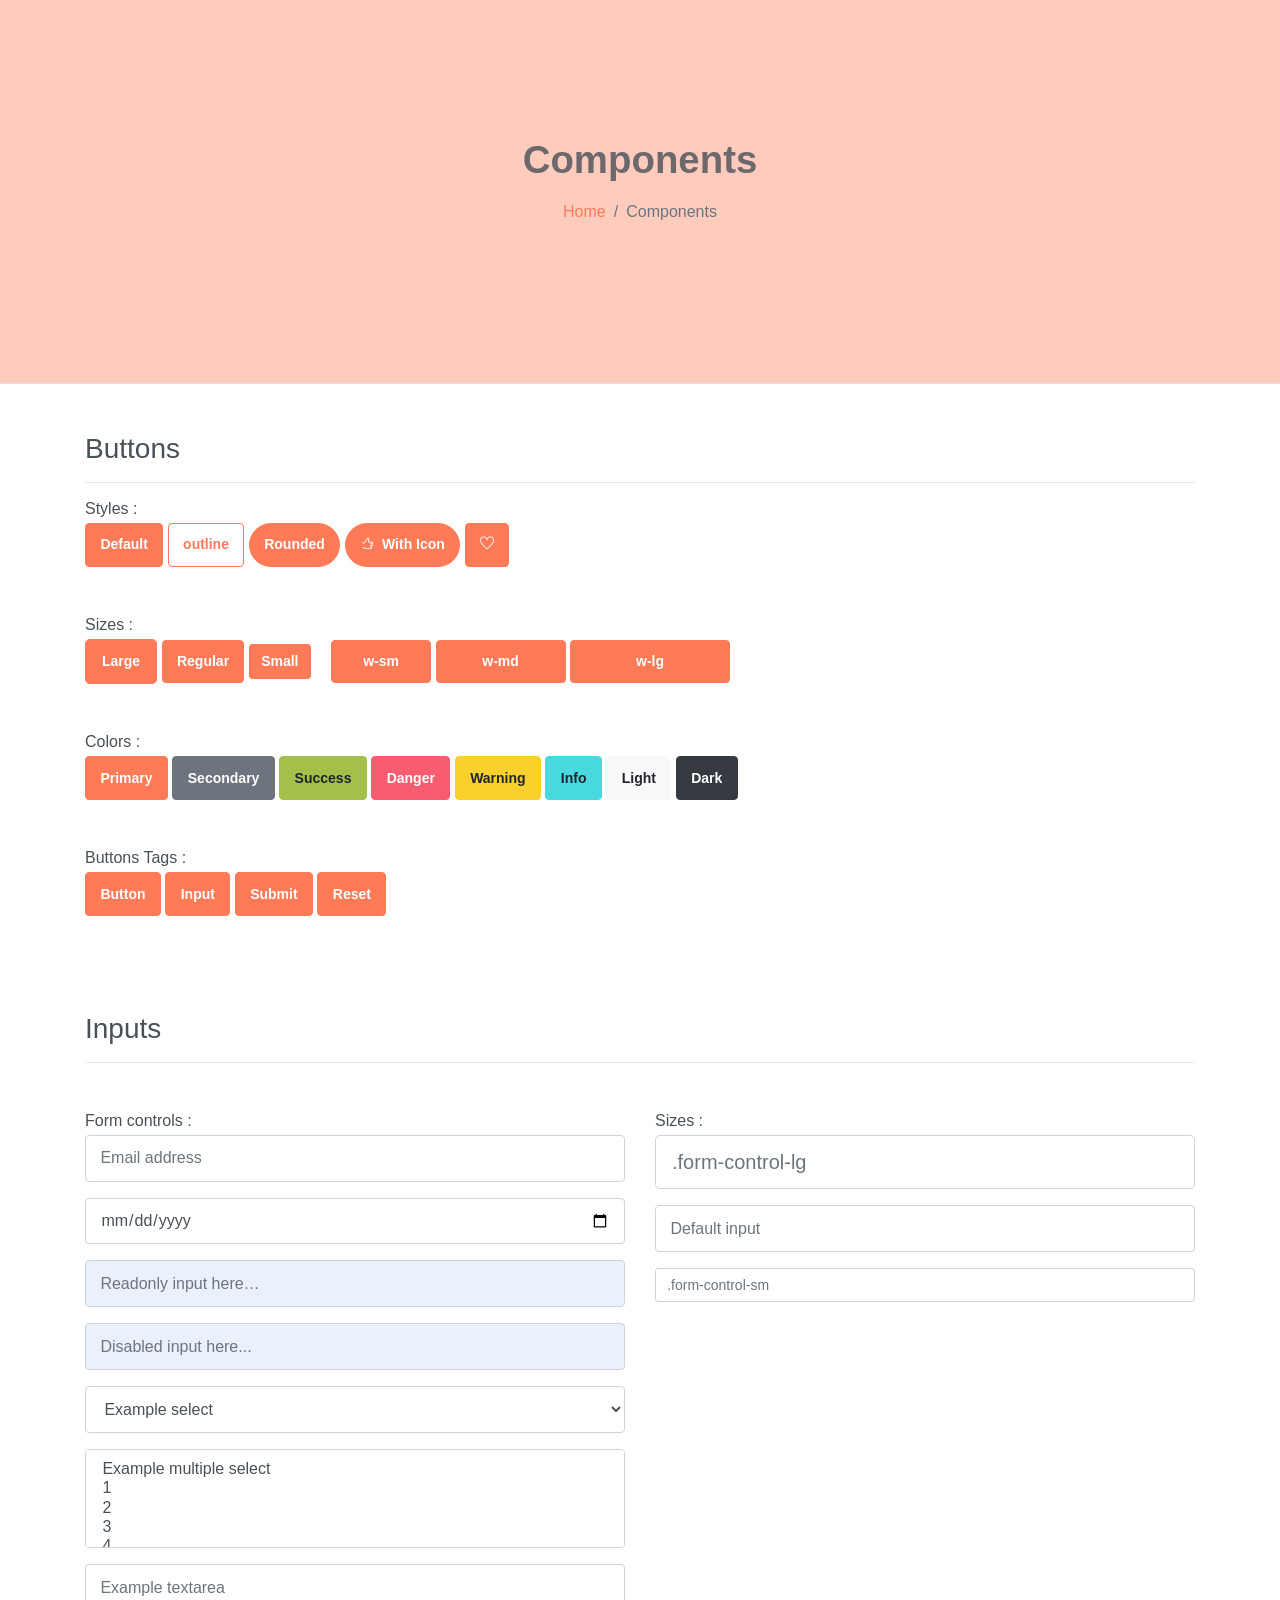
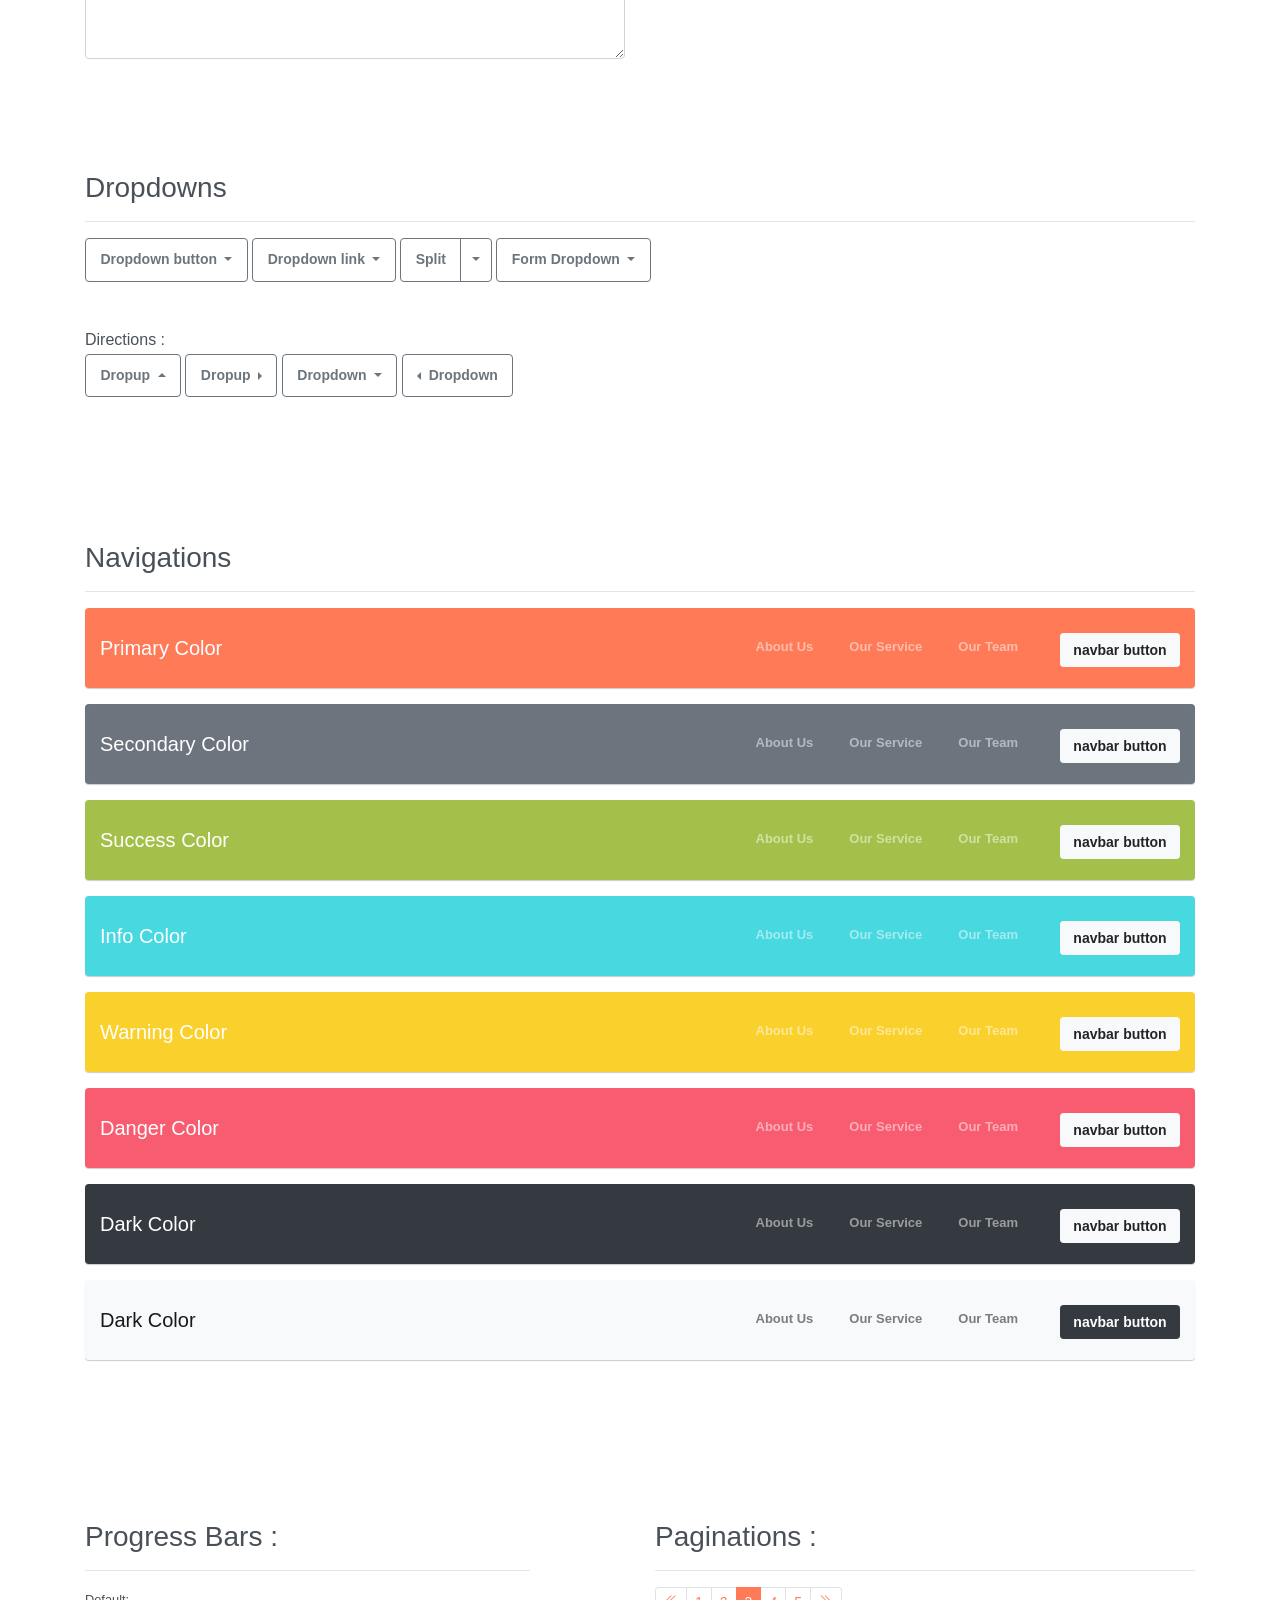
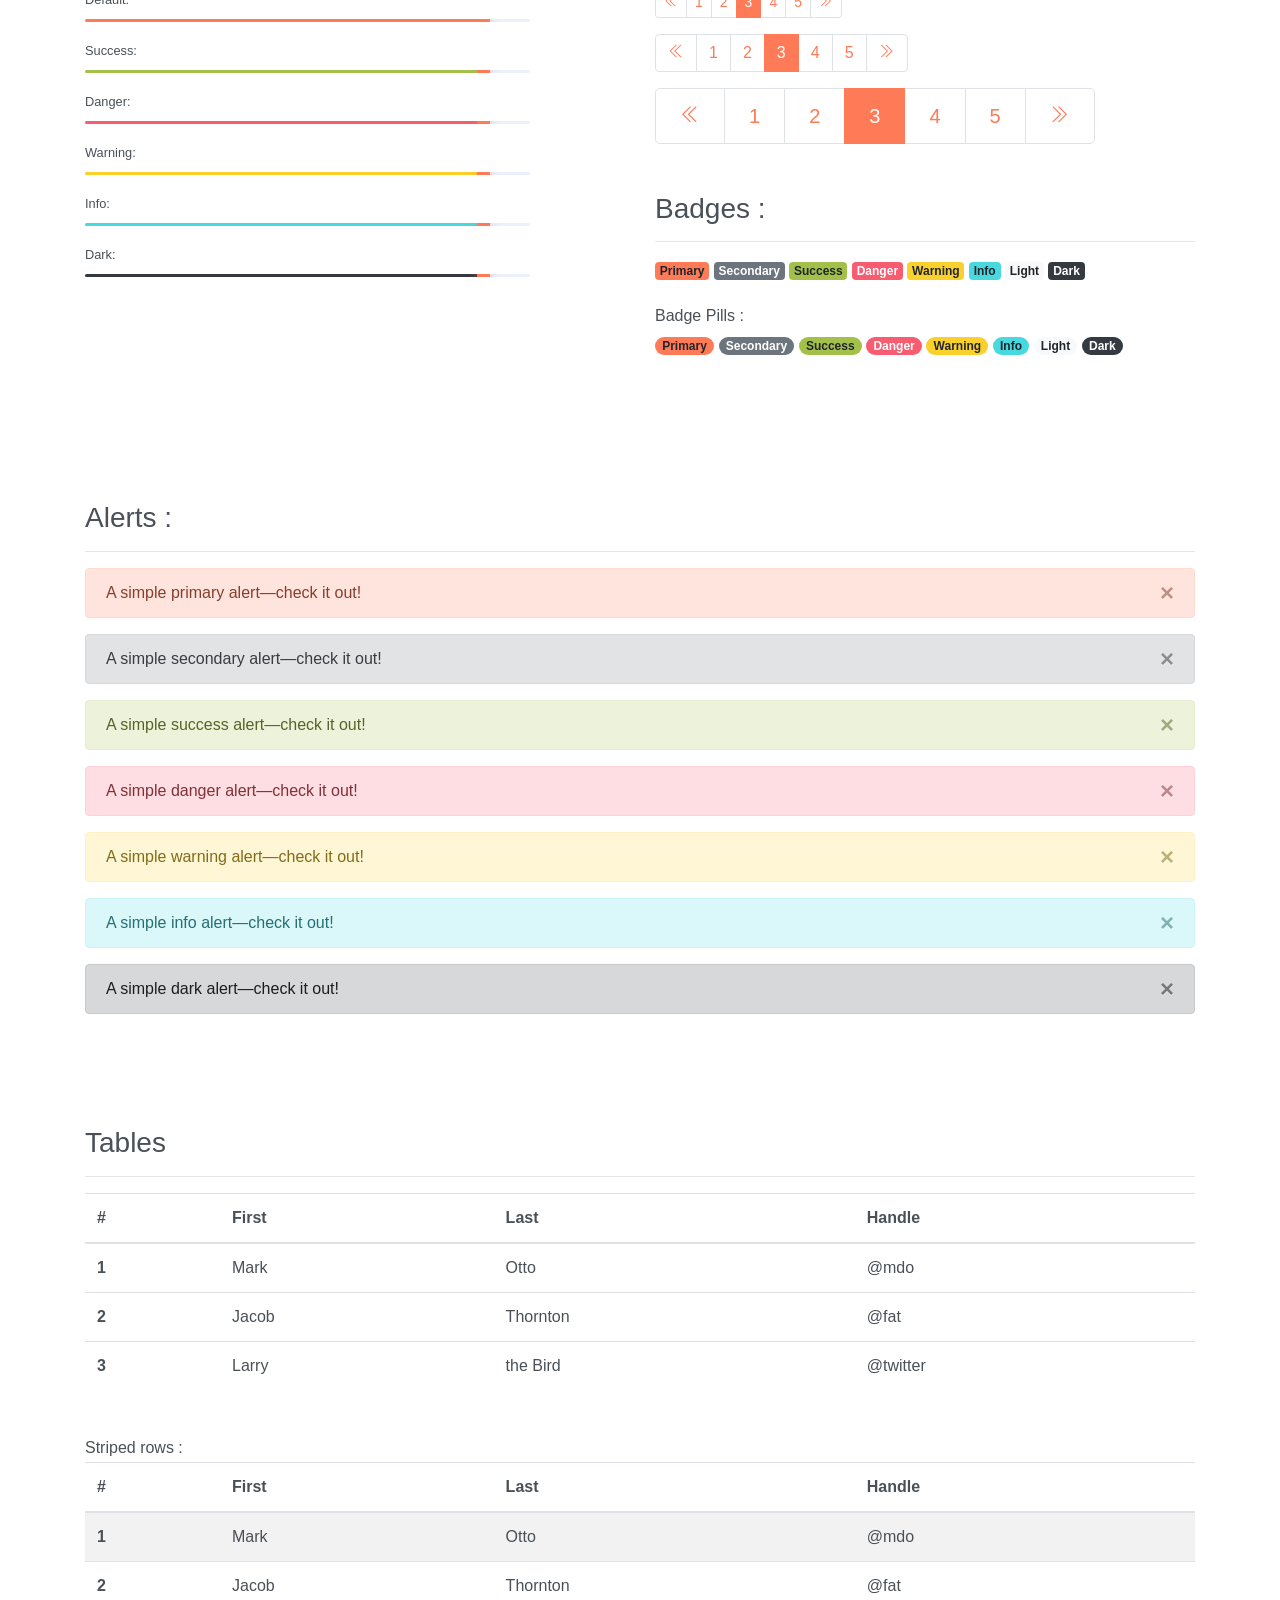
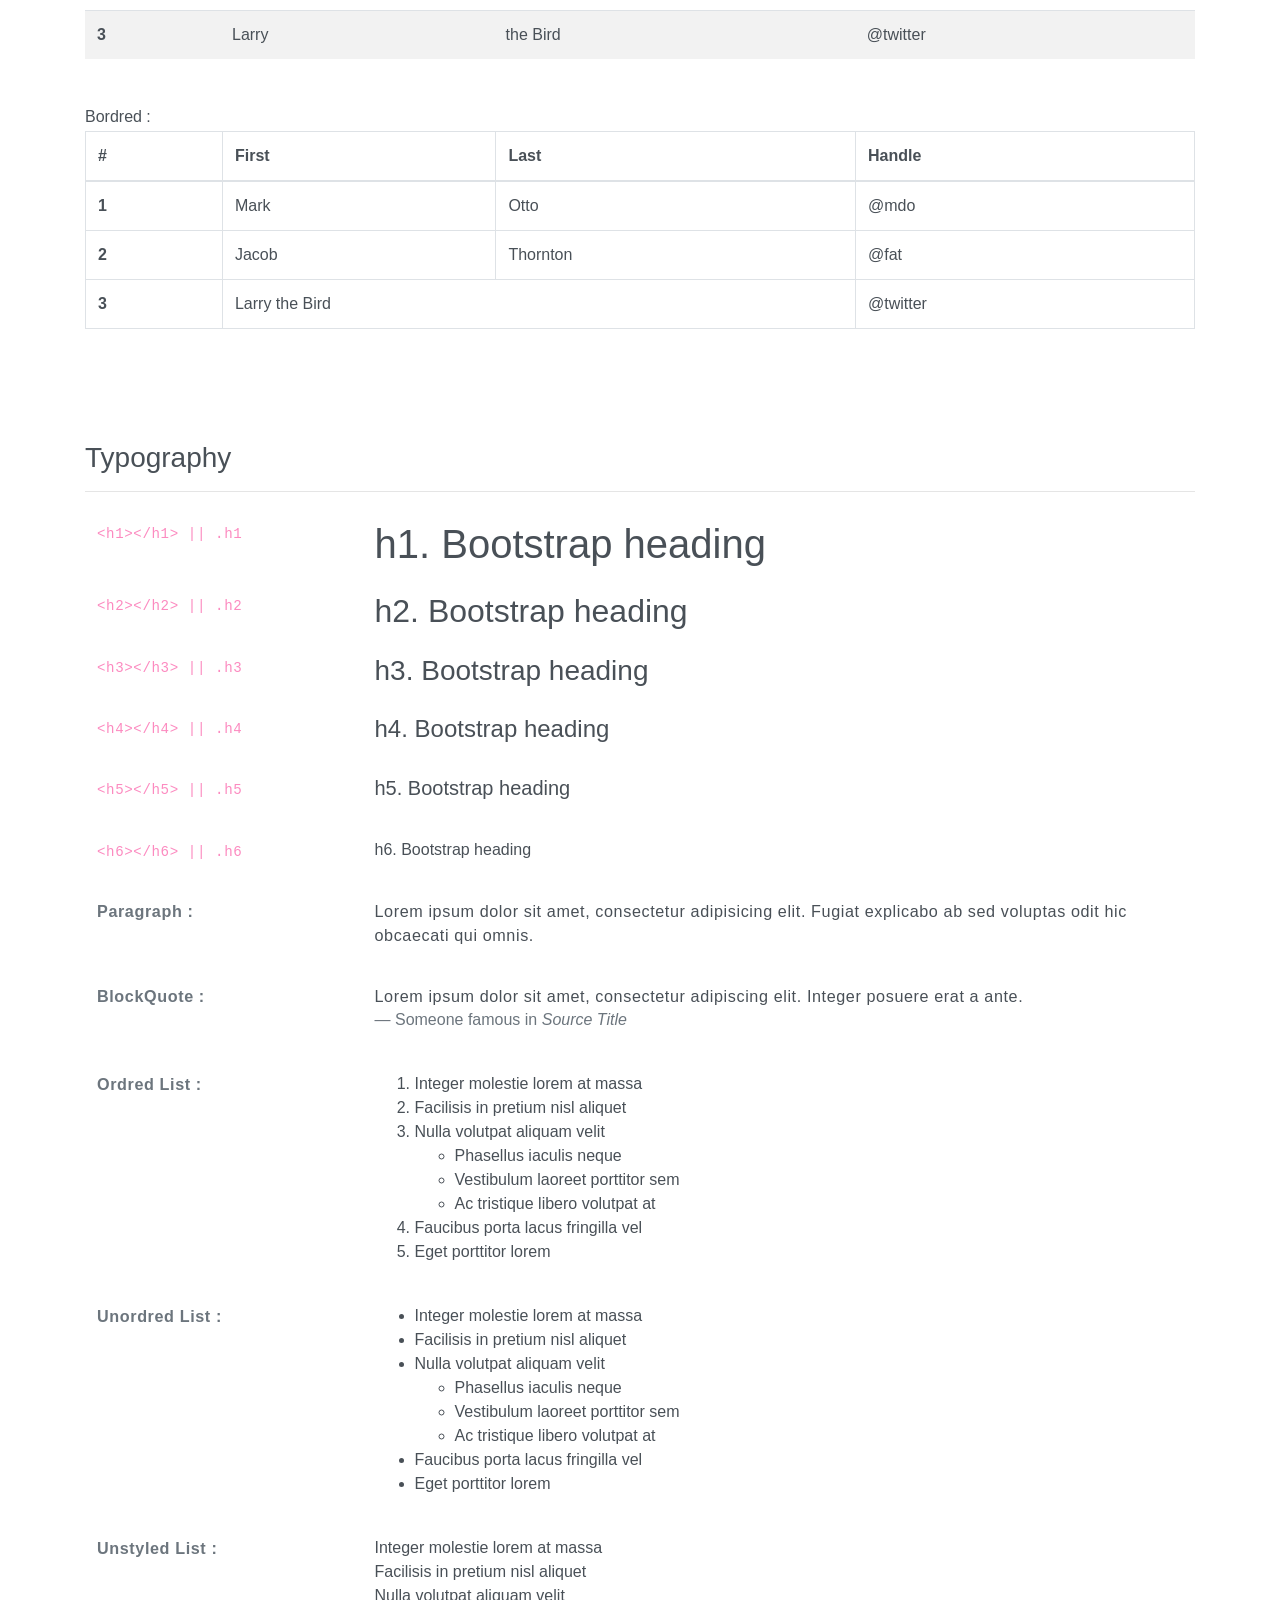
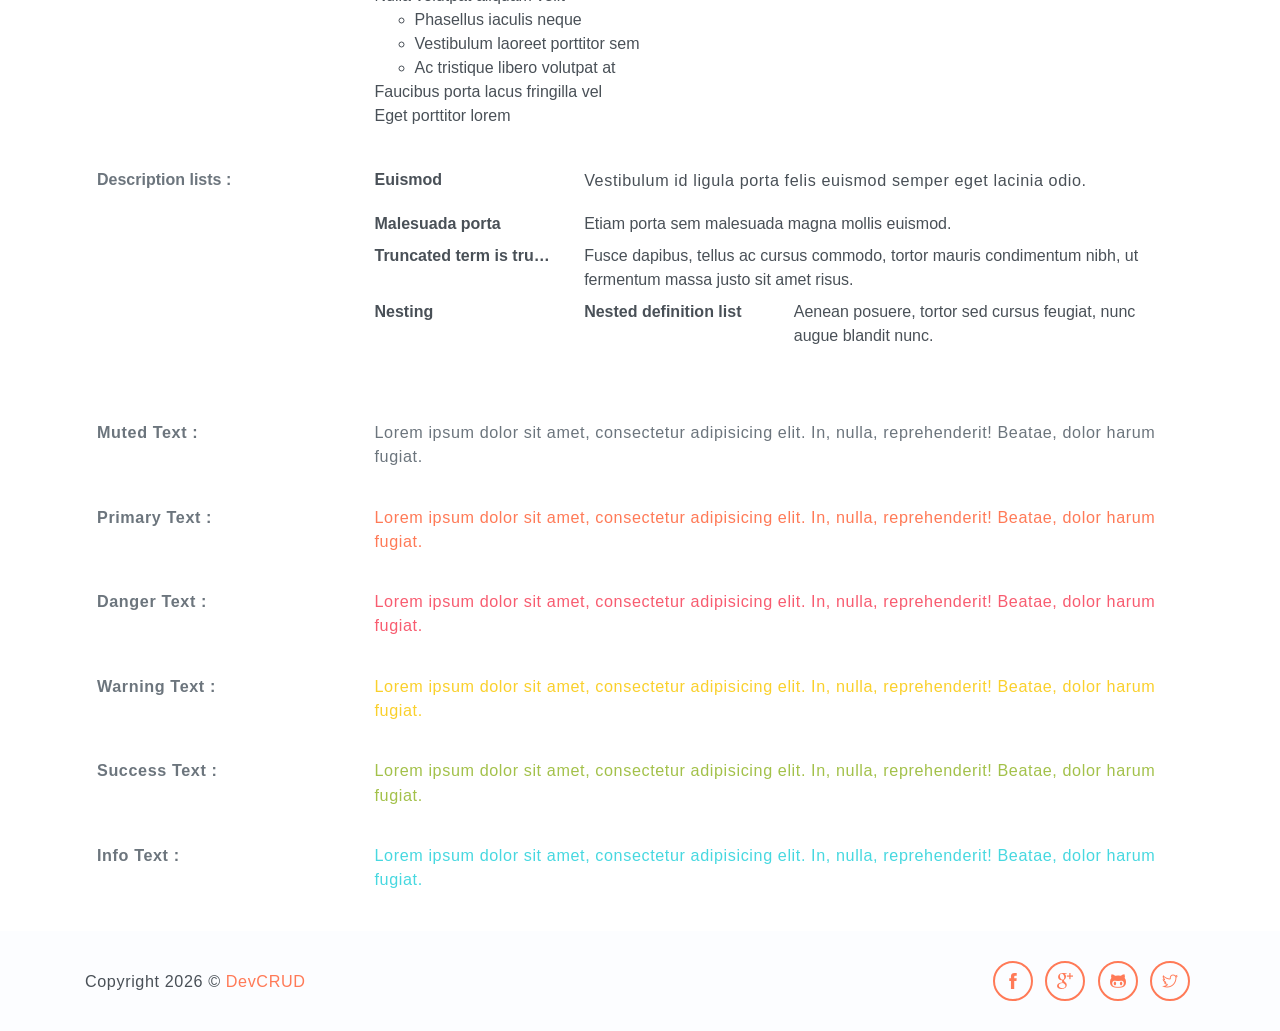
<file: steller/public_html/components.html>
<!DOCTYPE html>
<html lang="en">
<head>
   <meta charset="utf-8">
   <meta name="viewport" content="width=device-width, initial-scale=1, shrink-to-fit=no">
   <meta name="description" content="Start your development with Steller landing page.">
   <meta name="author" content="Devcrud">
   <title>Steller | Components</title>
   <!-- font icons -->
   <link rel="stylesheet" href="assets/vendors/themify-icons/css/themify-icons.css">
   <!-- Bootstrap + Steller  -->
   <link rel="stylesheet" href="assets/css/steller.css">
</head>
<body>

   <!-- Page Header -->
   <header class="header header-mini"> 
      <div class="header-title">Components</div> 
      <nav aria-label="breadcrumb">
         <ol class="breadcrumb">
            <li class="breadcrumb-item"><a href="/">Home</a></li>
            <li class="breadcrumb-item active" aria-current="page">Components</li>
         </ol>
      </nav>
   </header> <!-- End Of Page Header -->

   <!-- main content -->
   <div class="container">

      <!-- Buttons -->
      <h3 class="mt-5">Buttons</h3>
      <hr>
      <h6 class="section-secondary-title">Styles :</h6>
      <button class="btn btn-primary">Default</button>
      <button class="btn btn-outline-primary">outline</button>
      <button class="btn btn-primary rounded">Rounded</button>
      <button class="btn btn-primary rounded"><i class="ti-thumb-up pr-1"></i> With Icon</button>
      <button class="btn btn-primary circle"><i class="ti-heart"></i></button>

      <h6 class="section-secondary-title mt-5">Sizes :</h6>
      <button class="btn btn-primary btn-lg">Large</button>
      <button class="btn btn-primary ">Regular</button>
      <button class="btn btn-primary btn-sm">Small</button>
      <button class="btn btn-primary w-sm ml-3">w-sm</button>
      <button class="btn btn-primary w-md">w-md</button>
      <button class="btn btn-primary w-lg">w-lg</button>

      <h6 class="section-secondary-title mt-5">Colors :</h6>          
      <button type="button" class="btn btn-primary">Primary</button>
      <button type="button" class="btn btn-secondary">Secondary</button>
      <button type="button" class="btn btn-success">Success</button>
      <button type="button" class="btn btn-danger">Danger</button>
      <button type="button" class="btn btn-warning">Warning</button>
      <button type="button" class="btn btn-info">Info</button>
      <button type="button" class="btn btn-light">Light</button>
      <button type="button" class="btn btn-dark">Dark</button>

      <h6 class="section-secondary-title mt-5">Buttons Tags :</h6>
      <button class="btn btn-primary" type="submit">Button</button>
      <input class="btn btn-primary" type="button" value="Input">
      <input class="btn btn-primary" type="submit" value="Submit">
      <input class="btn btn-primary" type="reset" value="Reset">
      
      <!-- devider -->
      <div class="py-5"></div>

      <!-- Inputs -->
      <h3>Inputs</h3>
      <hr>
      <div class="row mt-5">
         <div class="col-md-6">
            <h6 class="section-secondary-title">Form controls :</h6>        
            <div class="form-group">
               <input type="email" class="form-control" id="exampleFormControlInput1" placeholder="Email address">
            </div>
            <div class="form-group">
               <input type="date" class="form-control" id="exampleFormControlInput1" placeholder="Date">
            </div>
            <div class="form-group">
               <input class="form-control" type="text" placeholder="Readonly input here…" readonly>
            </div>
            <div class="form-group">
               <input class="form-control" id="disabledInput" type="text" placeholder="Disabled input here..." disabled>
            </div>
            <div class="form-group">
               <select class="form-control" id="exampleFormControlSelect1">
                  <option>Example select</option>
                  <option>1</option>
                  <option>2</option>
                  <option>3</option>
                  <option>4</option>
                  <option>5</option>
               </select>
            </div>
            <div class="form-group">
               <select multiple class="form-control" id="exampleFormControlSelect2">
                  <option>Example multiple select</option>
                  <option>1</option>
                  <option>2</option>
                  <option>3</option>
                  <option>4</option>
                  <option>5</option>
               </select>
            </div>
            <div class="form-group">
               <textarea class="form-control" id="exampleFormControlTextarea1" rows="3" placeholder="Example textarea"></textarea>
            </div>
         </div>
         <div class="col-md-6">
            <h6 class="section-secondary-title">Sizes :</h6>    
            <div class="form-group">
               <input class="form-control form-control-lg" type="text" placeholder=".form-control-lg">             
            </div>
            <div class="form-group">
               <input class="form-control" type="text" placeholder="Default input">
            </div>
            <div class="form-group">
               <input class="form-control form-control-sm" type="text" placeholder=".form-control-sm"> 
            </div>
         </div>
      </div> <!-- end of inputs -->   

      <!-- devider -->
      <div class="py-5"></div>             

      <!-- Dropdowns -->
      <h3 class="components-section-title font-weight-normal">Dropdowns</h3>
      <hr>
      <div class="dropdown d-inline-block">
         <button class="btn btn-outline-secondary dropdown-toggle" type="button" id="dropdownMenuButton" data-toggle="dropdown" aria-haspopup="true" aria-expanded="false">
         Dropdown button
         </button>
         <div class="dropdown-menu" aria-labelledby="dropdownMenuButton">
         <a class="dropdown-item" href="#">Action</a>
         <a class="dropdown-item" href="#">Another action</a>
         <a class="dropdown-item" href="#">Something else here</a>
         </div>
      </div>
      <div class="dropdown d-inline-block">
         <a class="btn btn-outline-secondary dropdown-toggle" href="#" role="button" id="dropdownMenuLink" data-toggle="dropdown" aria-haspopup="true" aria-expanded="false">
            Dropdown link
         </a>
         <div class="dropdown-menu" aria-labelledby="dropdownMenuLink">
            <a class="dropdown-item" href="#">Action</a>
            <a class="dropdown-item" href="#">Another action</a>
            <a class="dropdown-item" href="#">Something else here</a>
         </div>
      </div>
      <div class="btn-group">
         <button type="button" class="btn btn-outline-secondary">Split</button>
         <button type="button" class="btn btn-outline-secondary dropdown-toggle dropdown-toggle-split" data-toggle="dropdown" aria-haspopup="true" aria-expanded="false">
         <span class="sr-only">Toggle Dropdown</span>
         </button>
         <div class="dropdown-menu">
            <a class="dropdown-item" href="#">Action</a>
            <a class="dropdown-item" href="#">Another action</a>
            <a class="dropdown-item" href="#">Something else here</a>
            <div class="dropdown-divider"></div>
            <a class="dropdown-item" href="#">Separated link</a>
         </div>
      </div>
      <div class="btn-group">
         <button class="btn btn-outline-secondary dropdown-toggle" type="button" id="dropdownMenuButton" data-toggle="dropdown" aria-haspopup="true" aria-expanded="false">
            Form Dropdown
         </button>
         <div class="dropdown-menu form">
            <form class="px-4 py-3">
               <div class="form-group">
                  <input type="email" class="form-control" id="exampleDropdownFormEmail1" placeholder="email@example.com">
               </div>
               <div class="form-group">
                  <input type="password" class="form-control" id="exampleDropdownFormPassword1" placeholder="Password">
               </div>
               <div class="form-check mb-3">
                  <input type="checkbox" class="form-check-input" id="dropdownCheck">
                  <label class="form-check-label" for="dropdownCheck">
                     Remember me
                  </label>
               </div>
               <button type="submit" class="btn btn-primary btn-block">Sign in</button>
            </form>
            <div class="dropdown-divider"></div>
            <a class="dropdown-item" href="#"><small>New around here? Sign up</small></a>
            <a class="dropdown-item" href="#"><small>Forgot password?</small></a>
         </div>
      </div>       
      <h6 class="section-secondary-title mt-5">Directions :</h6>  
      <div class="btn-group dropup">
         <button type="button" class="btn btn-outline-secondary dropdown-toggle" data-toggle="dropdown" aria-haspopup="true" aria-expanded="false">
            Dropup
         </button>
         <div class="dropdown-menu">
            <a class="dropdown-item" href="#">Action</a>
            <a class="dropdown-item" href="#">Another action</a>
            <a class="dropdown-item" href="#">Something else here</a>
            <div class="dropdown-divider"></div>
            <a class="dropdown-item" href="#">Separated link</a>
         </div>
      </div>
      <div class="btn-group dropright">
         <button type="button" class="btn btn-outline-secondary dropdown-toggle" data-toggle="dropdown" aria-haspopup="true" aria-expanded="false">
            Dropup
         </button>
         <div class="dropdown-menu">
            <a class="dropdown-item" href="#">Action</a>
            <a class="dropdown-item" href="#">Another action</a>
            <a class="dropdown-item" href="#">Something else here</a>
            <div class="dropdown-divider"></div>
            <a class="dropdown-item" href="#">Separated link</a>
         </div>
      </div>
      <div class="btn-group">
         <button type="button" class="btn btn-outline-secondary dropdown-toggle" data-toggle="dropdown" aria-haspopup="true" aria-expanded="false">
            Dropdown
         </button>
         <div class="dropdown-menu">
            <a class="dropdown-item" href="#">Action</a>
            <a class="dropdown-item" href="#">Another action</a>
            <a class="dropdown-item" href="#">Something else here</a>
            <div class="dropdown-divider"></div>
            <a class="dropdown-item" href="#">Separated link</a>
         </div>
      </div>
      <div class="btn-group dropleft">
         <button type="button" class="btn btn-outline-secondary dropdown-toggle" data-toggle="dropdown" aria-haspopup="true" aria-expanded="false">
            Dropdown
         </button>
         <div class="dropdown-menu">
            <a class="dropdown-item" href="#">Action</a>
            <a class="dropdown-item" href="#">Another action</a>
            <a class="dropdown-item" href="#">Something else here</a>
            <div class="dropdown-divider"></div>
            <a class="dropdown-item" href="#">Separated link</a>
         </div>
      </div> <!-- end of Dropdowns -->  

      <!-- devider -->
      <div class="py-5"></div>   

      <!-- navbars -->
      <h3 class="components-section-title font-weight-normal mt-5">Navigations</h3>
      <hr>
      <nav class="navbar navbar-expand-sm navbar-dark bg-primary rounded shadow mb-3">
         <div class="container">
            <a class="navbar-brand" href="#">Primary Color</a>
            <button class="navbar-toggler ml-auto" type="button" data-toggle="collapse" data-target="#navbarSupportedContent" aria-controls="navbarSupportedContent" aria-expanded="false" aria-label="Toggle navigation">
            <span class="navbar-toggler-icon"></span>
            </button>
            <div class="collapse navbar-collapse" id="navbarSupportedContent">
               <ul class="navbar-nav ml-auto"> 
                  <li class="nav-item">
                     <a class="nav-link" href="#about">About Us</a>
                  </li>
                  <li class="nav-item">
                     <a class="nav-link" href="#service">Our Service</a>
                  </li>
                  <li class="nav-item">
                     <a class="nav-link" href="#team">Our Team</a>
                  </li>
                  <li class="nav-item">
                     <a href="#book-table" class="ml-4 mt-1 btn btn-light btn-sm">navbar button</a>
                  </li>
               </ul>                       
            </div>
         </div>
      </nav>
      <nav class="navbar navbar-expand-sm navbar-dark bg-secondary rounded shadow mb-3">
         <div class="container">
            <a class="navbar-brand" href="#">Secondary Color</a>
            <button class="navbar-toggler ml-auto" type="button" data-toggle="collapse" data-target="#navbarSupportedContent" aria-controls="navbarSupportedContent" aria-expanded="false" aria-label="Toggle navigation">
            <span class="navbar-toggler-icon"></span>
            </button>
            <div class="collapse navbar-collapse" id="navbarSupportedContent">
               <ul class="navbar-nav ml-auto"> 
                  <li class="nav-item">
                     <a class="nav-link" href="#about">About Us</a>
                  </li>
                  <li class="nav-item">
                     <a class="nav-link" href="#service">Our Service</a>
                  </li>
                  <li class="nav-item">
                     <a class="nav-link" href="#team">Our Team</a>
                  </li>
                  <li class="nav-item">
                     <a href="#book-table" class="ml-4 mt-1 btn btn-light btn-sm">navbar button</a>
                  </li>
               </ul>                       
            </div>
         </div>
      </nav>
      <nav class="navbar navbar-expand-sm navbar-dark bg-success rounded shadow mb-3">
         <div class="container">
            <a class="navbar-brand" href="#">Success Color</a>
            <button class="navbar-toggler ml-auto" type="button" data-toggle="collapse" data-target="#navbarSupportedContent" aria-controls="navbarSupportedContent" aria-expanded="false" aria-label="Toggle navigation">
            <span class="navbar-toggler-icon"></span>
            </button>
            <div class="collapse navbar-collapse" id="navbarSupportedContent">
               <ul class="navbar-nav ml-auto"> 
                  <li class="nav-item">
                     <a class="nav-link" href="#about">About Us</a>
                  </li>
                  <li class="nav-item">
                     <a class="nav-link" href="#service">Our Service</a>
                  </li>
                  <li class="nav-item">
                     <a class="nav-link" href="#team">Our Team</a>
                  </li>
                  <li class="nav-item">
                     <a href="#book-table" class="ml-4 mt-1 btn btn-light btn-sm">navbar button</a>
                  </li>
               </ul>                       
            </div>
         </div>
      </nav>
      <nav class="navbar navbar-expand-sm navbar-dark bg-info rounded shadow mb-3">
         <div class="container">
            <a class="navbar-brand" href="#">Info Color</a>
            <button class="navbar-toggler ml-auto" type="button" data-toggle="collapse" data-target="#navbarSupportedContent" aria-controls="navbarSupportedContent" aria-expanded="false" aria-label="Toggle navigation">
            <span class="navbar-toggler-icon"></span>
            </button>
            <div class="collapse navbar-collapse" id="navbarSupportedContent">
               <ul class="navbar-nav ml-auto"> 
                  <li class="nav-item">
                     <a class="nav-link" href="#about">About Us</a>
                  </li>
                  <li class="nav-item">
                     <a class="nav-link" href="#service">Our Service</a>
                  </li>
                  <li class="nav-item">
                     <a class="nav-link" href="#team">Our Team</a>
                  </li>
                  <li class="nav-item">
                     <a href="#book-table" class="ml-4 mt-1 btn btn-light btn-sm">navbar button</a>
                  </li>
               </ul>                       
            </div>
         </div>
      </nav>
      <nav class="navbar navbar-expand-sm navbar-dark bg-warning rounded shadow mb-3">
         <div class="container">
            <a class="navbar-brand" href="#">Warning Color</a>
            <button class="navbar-toggler ml-auto" type="button" data-toggle="collapse" data-target="#navbarSupportedContent" aria-controls="navbarSupportedContent" aria-expanded="false" aria-label="Toggle navigation">
            <span class="navbar-toggler-icon"></span>
            </button>
            <div class="collapse navbar-collapse" id="navbarSupportedContent">
               <ul class="navbar-nav ml-auto"> 
                  <li class="nav-item">
                     <a class="nav-link" href="#about">About Us</a>
                  </li>
                  <li class="nav-item">
                     <a class="nav-link" href="#service">Our Service</a>
                  </li>
                  <li class="nav-item">
                     <a class="nav-link" href="#team">Our Team</a>
                  </li>
                  <li class="nav-item">
                     <a href="#book-table" class="ml-4 mt-1 btn btn-light btn-sm">navbar button</a>
                  </li>
               </ul>                       
            </div>
         </div>
      </nav>
      <nav class="navbar navbar-expand-sm navbar-dark bg-danger rounded shadow mb-3">
         <div class="container">
            <a class="navbar-brand" href="#">Danger Color</a>
            <button class="navbar-toggler ml-auto" type="button" data-toggle="collapse" data-target="#navbarSupportedContent" aria-controls="navbarSupportedContent" aria-expanded="false" aria-label="Toggle navigation">
            <span class="navbar-toggler-icon"></span>
            </button>
            <div class="collapse navbar-collapse" id="navbarSupportedContent">
               <ul class="navbar-nav ml-auto"> 
                  <li class="nav-item">
                     <a class="nav-link" href="#about">About Us</a>
                  </li>
                  <li class="nav-item">
                     <a class="nav-link" href="#service">Our Service</a>
                  </li>
                  <li class="nav-item">
                     <a class="nav-link" href="#team">Our Team</a>
                  </li>
                  <li class="nav-item">
                     <a href="#book-table" class="ml-4 mt-1 btn btn-light btn-sm">navbar button</a>
                  </li>
               </ul>                       
            </div>
         </div>
      </nav>
      <nav class="navbar navbar-expand-sm navbar-dark bg-dark rounded shadow mb-3">
         <div class="container">
            <a class="navbar-brand" href="#">Dark Color</a>
            <button class="navbar-toggler ml-auto" type="button" data-toggle="collapse" data-target="#navbarSupportedContent" aria-controls="navbarSupportedContent" aria-expanded="false" aria-label="Toggle navigation">
            <span class="navbar-toggler-icon"></span>
            </button>
            <div class="collapse navbar-collapse" id="navbarSupportedContent">
               <ul class="navbar-nav ml-auto"> 
                  <li class="nav-item">
                     <a class="nav-link" href="#about">About Us</a>
                  </li>
                  <li class="nav-item">
                     <a class="nav-link" href="#service">Our Service</a>
                  </li>
                  <li class="nav-item">
                     <a class="nav-link" href="#team">Our Team</a>
                  </li>
                  <li class="nav-item">
                     <a href="#book-table" class="ml-4 mt-1 btn btn-light btn-sm">navbar button</a>
                  </li>
               </ul>                       
            </div>
         </div>
      </nav>
      <nav class="navbar navbar-expand-sm navbar-light bg-light rounded shadow mb-3">
         <div class="container">
            <a class="navbar-brand" href="#">Dark Color</a>
            <button class="navbar-toggler ml-auto" type="button" data-toggle="collapse" data-target="#navbarSupportedContent" aria-controls="navbarSupportedContent" aria-expanded="false" aria-label="Toggle navigation">
            <span class="navbar-toggler-icon"></span>
            </button>
            <div class="collapse navbar-collapse" id="navbarSupportedContent">
               <ul class="navbar-nav ml-auto"> 
                  <li class="nav-item">
                     <a class="nav-link" href="#about">About Us</a>
                  </li>
                  <li class="nav-item">
                     <a class="nav-link" href="#service">Our Service</a>
                  </li>
                  <li class="nav-item">
                     <a class="nav-link" href="#team">Our Team</a>
                  </li>
                  <li class="nav-item">
                     <a href="#book-table" class="ml-4 mt-1 btn btn-dark btn-sm">navbar button</a>
                  </li>
               </ul>                       
            </div>
         </div>
      </nav>
      <!-- End of navbars -->

      <!-- devider -->
      <div class="py-5"></div>   
      
      <!-- progress bars -->
      <div class="row justify-content-between">
         <div class="col-md-5">
            <h3 class="components-section-title font-weight-normal mt-5">Progress Bars :</h3>
            <hr>
            <small>Default: </small>
            <div class="progress mt-2 mb-3">
               <div class="progress-bar" role="progressbar" style="width: 90%" aria-valuenow="25" aria-valuemin="0" aria-valuemax="100"><span>90%</span></div>
            </div>
            <small>Success:</small>
            <div class="progress mt-2 mb-3">
               <div class="progress-bar bg-success" role="progressbar" style="width: 90%" aria-valuenow="25" aria-valuemin="0" aria-valuemax="100"><span>90%</span></div>
            </div>
            <small>Danger:</small>
            <div class="progress mt-2 mb-3">
               <div class="progress-bar bg-danger" role="progressbar" style="width: 90%" aria-valuenow="25" aria-valuemin="0" aria-valuemax="100"><span>90%</span></div>
            </div>
            <small>Warning:</small>
            <div class="progress mt-2 mb-3">
               <div class="progress-bar bg-warning" role="progressbar" style="width: 90%" aria-valuenow="25" aria-valuemin="0" aria-valuemax="100"><span>90%</span></div>
            </div>
            <small>Info:</small>
            <div class="progress mt-2 mb-3">
               <div class="progress-bar bg-info" role="progressbar" style="width: 90%" aria-valuenow="25" aria-valuemin="0" aria-valuemax="100"><span>90%</span></div>
            </div>
            <small>Dark:</small>
            <div class="progress mt-2 mb-3">
               <div class="progress-bar bg-dark" role="progressbar" style="width: 90%" aria-valuenow="25" aria-valuemin="0" aria-valuemax="100"><span>90%</span></div>
            </div>
         </div>
         <div class="col-md-6">
            <h3 class="components-section-title font-weight-normal mt-5">Paginations :</h3>
            <hr>
            <nav aria-label="Page navigation example">
               <ul class="pagination pagination-sm">
                  <li class="page-item"><a class="page-link" href="#"><i class="ti-angle-double-left"></i></a></li>
                  <li class="page-item"><a class="page-link" href="#">1</a></li>
                  <li class="page-item"><a class="page-link" href="#">2</a></li>
                  <li class="page-item active"><a class="page-link" href="#">3</a></li>
                  <li class="page-item"><a class="page-link" href="#">4</a></li>
                  <li class="page-item"><a class="page-link" href="#">5</a></li>
                  <li class="page-item"><a class="page-link" href="#"><i class="ti-angle-double-right"></i></a></li>
               </ul>
            </nav>
            <nav aria-label="Page navigation example">
               <ul class="pagination">
               <li class="page-item"><a class="page-link" href="#"><i class="ti-angle-double-left"></i></a></li>
                  <li class="page-item"><a class="page-link" href="#">1</a></li>
                  <li class="page-item"><a class="page-link" href="#">2</a></li>
                  <li class="page-item active"><a class="page-link" href="#">3</a></li>
                  <li class="page-item"><a class="page-link" href="#">4</a></li>
                  <li class="page-item"><a class="page-link" href="#">5</a></li>
                  <li class="page-item"><a class="page-link" href="#"><i class="ti-angle-double-right"></i></a></li>
               </ul>
            </nav>
            <nav aria-label="Page navigation example">
               <ul class="pagination pagination-lg">
                  <li class="page-item"><a class="page-link" href="#"><i class="ti-angle-double-left"></i></a></li>
                  <li class="page-item"><a class="page-link" href="#">1</a></li>
                  <li class="page-item"><a class="page-link" href="#">2</a></li>
                  <li class="page-item active"><a class="page-link" href="#">3</a></li>
                  <li class="page-item"><a class="page-link" href="#">4</a></li>
                  <li class="page-item"><a class="page-link" href="#">5</a></li>
                  <li class="page-item"><a class="page-link" href="#"><i class="ti-angle-double-right"></i></a></li>
               </ul>
            </nav>

            <!-- Badges -->
            <h3 class="components-section-title font-weight-normal mt-5">Badges :</h3>
            <hr>
            <span class="badge badge-primary">Primary</span>
            <span class="badge badge-secondary">Secondary</span>
            <span class="badge badge-success">Success</span>
            <span class="badge badge-danger">Danger</span>
            <span class="badge badge-warning">Warning</span>
            <span class="badge badge-info">Info</span>
            <span class="badge badge-light">Light</span>
            <span class="badge badge-dark">Dark</span>
            <h6 class="section-secondary-title mt-4 mb-2">Badge Pills :</h6>
            <span class="badge badge-pill badge-primary">Primary</span>
            <span class="badge badge-pill badge-secondary">Secondary</span>
            <span class="badge badge-pill badge-success">Success</span>
            <span class="badge badge-pill badge-danger">Danger</span>
            <span class="badge badge-pill badge-warning">Warning</span>
            <span class="badge badge-pill badge-info">Info</span>
            <span class="badge badge-pill badge-light">Light</span>
            <span class="badge badge-pill badge-dark">Dark</span>
         </div>
      </div> <!-- End of Progress bars -->

      <!-- devider -->
      <div class="py-5"></div>  

      <!-- Alerts -->
      <h3 class="components-section-title font-weight-normal mt-5">Alerts :</h3>
      <hr>
      <div class="alert alert-primary alert-dismissible fade show" role="alert">
         A simple primary alert—check it out!
         <button type="button" class="close" data-dismiss="alert" aria-label="Close">
            <span aria-hidden="true">&times;</span>
         </button>
      </div>
      <div class="alert alert-secondary alert-dismissible fade show" role="alert">
         A simple secondary alert—check it out!
         <button type="button" class="close" data-dismiss="alert" aria-label="Close">
            <span aria-hidden="true">&times;</span>
         </button>
      </div>
      <div class="alert alert-success alert-dismissible fade show" role="alert">
         A simple success alert—check it out!
         <button type="button" class="close" data-dismiss="alert" aria-label="Close">
            <span aria-hidden="true">&times;</span>
         </button>
      </div>
      <div class="alert alert-danger alert-dismissible fade show" role="alert">
         A simple danger alert—check it out!
         <button type="button" class="close" data-dismiss="alert" aria-label="Close">
            <span aria-hidden="true">&times;</span>
         </button>
      </div>
      <div class="alert alert-warning alert-dismissible fade show" role="alert">
         A simple warning alert—check it out!
         <button type="button" class="close" data-dismiss="alert" aria-label="Close">
            <span aria-hidden="true">&times;</span>
         </button>
      </div>
      <div class="alert alert-info alert-dismissible fade show" role="alert">
         A simple info alert—check it out!
         <button type="button" class="close" data-dismiss="alert" aria-label="Close">
            <span aria-hidden="true">&times;</span>
         </button>
      </div>
      <div class="alert alert-dark alert-dismissible fade show" role="alert">
         A simple dark alert—check it out!
         <button type="button" class="close" data-dismiss="alert" aria-label="Close">
            <span aria-hidden="true">&times;</span>
         </button>
      </div>
      <!-- end of alerts -->

      <!-- devider -->
      <div class="py-5"></div> 
   
      <!-- tables -->
      <h3 class="components-section-title">Tables</h3>
      <hr>
      <table class="table">
         <thead>
            <tr>
               <th scope="col">#</th>
               <th scope="col">First</th>
               <th scope="col">Last</th>
               <th scope="col">Handle</th>
            </tr>
         </thead>
         <tbody>
            <tr>
               <th scope="row">1</th>
               <td>Mark</td>
               <td>Otto</td>
               <td>@mdo</td>
            </tr>
            <tr>
               <th scope="row">2</th>
               <td>Jacob</td>
               <td>Thornton</td>
               <td>@fat</td>
            </tr>
            <tr>
               <th scope="row">3</th>
               <td>Larry</td>
               <td>the Bird</td>
               <td>@twitter</td>
            </tr>
         </tbody>
      </table>

      <h6 class="section-secondary-title mt-5">Striped rows :</h6>
      <table class="table table-striped">
         <thead>
            <tr>
               <th scope="col">#</th>
               <th scope="col">First</th>
               <th scope="col">Last</th>
               <th scope="col">Handle</th>
            </tr>
         </thead>
         <tbody>
            <tr>
               <th scope="row">1</th>
               <td>Mark</td>
               <td>Otto</td>
               <td>@mdo</td>
            </tr>
            <tr>
               <th scope="row">2</th>
               <td>Jacob</td>
               <td>Thornton</td>
               <td>@fat</td>
            </tr>
            <tr>
               <th scope="row">3</th>
               <td>Larry</td>
               <td>the Bird</td>
               <td>@twitter</td>
            </tr>
         </tbody>
      </table>

      <h6 class="section-secondary-title mt-5">Bordred :</h6>
      <table class="table table-bordered">
         <thead>
            <tr>
               <th scope="col">#</th>
               <th scope="col">First</th>
               <th scope="col">Last</th>
               <th scope="col">Handle</th>
            </tr>
         </thead>
         <tbody>
            <tr>
               <th scope="row">1</th>
               <td>Mark</td>
               <td>Otto</td>
               <td>@mdo</td>
            </tr>
            <tr>
               <th scope="row">2</th>
               <td>Jacob</td>
               <td>Thornton</td>
               <td>@fat</td>
            </tr>
            <tr>
               <th scope="row">3</th>
               <td colspan="2">Larry the Bird</td>
               <td>@twitter</td>
            </tr>
         </tbody>
      </table>
      <!-- end of tables -->

      <!-- devider -->
      <div class="py-5"></div> 

      <!-- typography -->
      <h3 class="components-section-title">Typography</h3>
      <hr>
     
      <table class="table table-borderless v-align-center">
         <tbody>
            <tr>
               <td>
                  <p><code class="highlighter-rouge">&lt;h1&gt;&lt;/h1&gt; || .h1</code></p>
               </td>
               <td class="w-75"><span class="h1">h1. Bootstrap heading</span></td>
            </tr>
            <tr>
               <td>
                  <p><code class="highlighter-rouge">&lt;h2&gt;&lt;/h2&gt; || .h2</code></p>
               </td>
               <td><span class="h2">h2. Bootstrap heading</span></td>
            </tr>
            <tr>
               <td>
                  <p><code class="highlighter-rouge">&lt;h3&gt;&lt;/h3&gt; || .h3</code></p>
               </td>
               <td><span class="h3">h3. Bootstrap heading</span></td>
            </tr>
            <tr>
               <td>
                  <p><code class="highlighter-rouge">&lt;h4&gt;&lt;/h4&gt; || .h4</code></p>
               </td>
               <td><span class="h4">h4. Bootstrap heading</span></td>
            </tr>
            <tr>
               <td>
                  <p><code class="highlighter-rouge">&lt;h5&gt;&lt;/h5&gt; || .h5</code></p>
               </td>
               <td><span class="h5">h5. Bootstrap heading</span></td>
            </tr>
            <tr>
               <td>
                  <p><code class="highlighter-rouge">&lt;h6&gt;&lt;/h6&gt; || .h6</code></p>
               </td>
               <td><span class="h6">h6. Bootstrap heading</span></td>
            </tr>
            <tr>
               <td>
                  <p class="font-weight-bold text-muted">Paragraph :</p>
               </td>
               <td><p>Lorem ipsum dolor sit amet, consectetur adipisicing elit. Fugiat explicabo ab sed voluptas odit hic obcaecati qui omnis.</p></td>
            </tr>
            <tr>
               <td>
                  <p class="font-weight-bold text-muted">BlockQuote :</p>
               </td>
               <td>
                  <blockquote class="blockquote">
                     <p class="mb-0">Lorem ipsum dolor sit amet, consectetur adipiscing elit. Integer posuere erat a ante.</p>
                     <footer class="blockquote-footer">Someone famous in <cite title="Source Title">Source Title</cite></footer>
                  </blockquote>
               </td>
            </tr>

            <tr>
               <td><p class="font-weight-bold text-muted">Ordred List :</p></td>
               <td>
                  <ol>
                     <li>Integer molestie lorem at massa</li>
                     <li>Facilisis in pretium nisl aliquet</li>
                     <li>Nulla volutpat aliquam velit
                        <ul>
                           <li>Phasellus iaculis neque</li>
                           <li>Vestibulum laoreet porttitor sem</li>
                           <li>Ac tristique libero volutpat at</li>
                        </ul>
                     </li>
                     <li>Faucibus porta lacus fringilla vel</li>
                     <li>Eget porttitor lorem</li>
                  </ol>
               </td>
            </tr>
            <tr>
               <td><p class="font-weight-bold text-muted">Unordred List :</p></td>
               <td>
                  <ul >
                     <li>Integer molestie lorem at massa</li>
                     <li>Facilisis in pretium nisl aliquet</li>
                     <li>Nulla volutpat aliquam velit
                        <ul>
                           <li>Phasellus iaculis neque</li>
                           <li>Vestibulum laoreet porttitor sem</li>
                           <li>Ac tristique libero volutpat at</li>
                        </ul>
                     </li>
                     <li>Faucibus porta lacus fringilla vel</li>
                     <li>Eget porttitor lorem</li>
                  </ul>
               </td>
            </tr>
            <tr>
               <td><p class="font-weight-bold text-muted">Unstyled List :</p></td>
               <td>
                  <ul class="list-unstyled">
                     <li>Integer molestie lorem at massa</li>
                     <li>Facilisis in pretium nisl aliquet</li>
                     <li>Nulla volutpat aliquam velit
                        <ul>
                           <li>Phasellus iaculis neque</li>
                           <li>Vestibulum laoreet porttitor sem</li>
                           <li>Ac tristique libero volutpat at</li>
                        </ul>
                     </li>
                     <li>Faucibus porta lacus fringilla vel</li>
                     <li>Eget porttitor lorem</li>
                  </ul>
               </td>
            </tr>
            <tr>
               <td class="font-weight-bold text-muted">Description lists : </td>
               <td>
                  <dl class="row">
                     <dt class="col-sm-3">Euismod</dt>
                     <dd class="col-sm-9">
                        <p>Vestibulum id ligula porta felis euismod semper eget lacinia odio.</p>
                     </dd>

                     <dt class="col-sm-3">Malesuada porta</dt>
                     <dd class="col-sm-9">Etiam porta sem malesuada magna mollis euismod.</dd>

                     <dt class="col-sm-3 text-truncate">Truncated term is truncated</dt>
                     <dd class="col-sm-9">Fusce dapibus, tellus ac cursus commodo, tortor mauris condimentum nibh, ut fermentum massa justo sit amet risus.</dd>

                     <dt class="col-sm-3">Nesting</dt>
                     <dd class="col-sm-9">
                        <dl class="row">
                           <dt class="col-sm-4">Nested definition list</dt>
                           <dd class="col-sm-8">Aenean posuere, tortor sed cursus feugiat, nunc augue blandit nunc.</dd>
                        </dl>
                     </dd>
                  </dl>
               </td>
            </tr>
            <tr>
               <td>
                  <p class="font-weight-bold text-muted">Muted Text :</p>
               </td>
               <td>
                  <p class="text-muted">Lorem ipsum dolor sit amet, consectetur adipisicing elit. In, nulla, reprehenderit! Beatae, dolor harum fugiat.</p>
               </td>
            </tr>
            <tr>
               <td>
                  <p class="font-weight-bold text-muted">Primary Text :</p>
               </td>
               <td>
                  <p class="text-primary">Lorem ipsum dolor sit amet, consectetur adipisicing elit. In, nulla, reprehenderit! Beatae, dolor harum fugiat.</p>
               </td>
            </tr>
            <tr>
               <td>
                  <p class="font-weight-bold text-muted">Danger Text :</p>
               </td>
               <td>
                  <p class="text-danger">Lorem ipsum dolor sit amet, consectetur adipisicing elit. In, nulla, reprehenderit! Beatae, dolor harum fugiat.</p>
               </td>
            </tr>
            <tr>
               <td>
                  <p class="font-weight-bold text-muted">Warning Text :</p>
               </td>
               <td>
                  <p class="text-warning">Lorem ipsum dolor sit amet, consectetur adipisicing elit. In, nulla, reprehenderit! Beatae, dolor harum fugiat.</p>
               </td>
            </tr>
            <tr>
               <td>
                  <p class="font-weight-bold text-muted">Success Text :</p>
               </td>
               <td>
                  <p class="text-success">Lorem ipsum dolor sit amet, consectetur adipisicing elit. In, nulla, reprehenderit! Beatae, dolor harum fugiat.</p>
               </td>
            </tr>
            <tr>
               <td>
                  <p class="font-weight-bold text-muted">Info Text :</p>
               </td>
               <td>
                  <p class="text-info">Lorem ipsum dolor sit amet, consectetur adipisicing elit. In, nulla, reprehenderit! Beatae, dolor harum fugiat.</p>
               </td>
            </tr>
         </tbody>
      </table>
   </div>
   <!-- end of typography -->

   <!-- Page Footer -->
    <footer class="page-footer">
        <div class="container">
            <div class="row align-items-center">
                <div class="col-sm-6">
                    <p>Copyright <script>document.write(new Date().getFullYear())</script> &copy; <a href="http://www.devcrud.com" target="_blank">DevCRUD</a></p>
                </div>
                <div class="col-sm-6">
                    <div class="socials">
                        <a class="social-item" href="javascript:void(0)"><i class="ti-facebook"></i></a>
                        <a class="social-item" href="javascript:void(0)"><i class="ti-google"></i></a>
                        <a class="social-item" href="javascript:void(0)"><i class="ti-github"></i></a>
                        <a class="social-item" href="javascript:void(0)"><i class="ti-twitter"></i></a>
                    </div>
                </div>
            </div>
        </div>
    </footer> 
    <!-- End of page footer -->
   
   <!-- core  -->
    <script src="assets/vendors/jquery/jquery-3.4.1.js"></script>
   <script src="assets/vendors/bootstrap/bootstrap.bundle.js"></script>

    <!-- steller js -->
    <script src="assets/js/steller.js"></script>

</body>
</html>
</file>
<file: steller/public_html/assets/vendors/themify-icons/css/themify-icons.css>
@font-face {
	font-family: 'themify';
	src:url("../fonts/themify.eot?-fvbane");
	src:url("../fonts/themify.eot?#iefix-fvbane") format("embedded-opentype"),
		url("../fonts/themify.woff?-fvbane") format("woff"),
		url("../fonts/themify.ttf?-fvbane") format("truetype"),
		url("../fonts/themify.svg?-fvbane#themify") format("svg");
	font-weight: normal;
	font-style: normal;
}

[class^="ti-"], [class*=" ti-"] {
	font-family: 'themify';
	speak: none;
	font-style: normal;
	font-weight: normal;
	font-variant: normal;
	text-transform: none;
	line-height: 1;

	/* Better Font Rendering =========== */
	-webkit-font-smoothing: antialiased;
	-moz-osx-font-smoothing: grayscale;
}

.ti-wand:before {
	content: "\e600";
}
.ti-volume:before {
	content: "\e601";
}
.ti-user:before {
	content: "\e602";
}
.ti-unlock:before {
	content: "\e603";
}
.ti-unlink:before {
	content: "\e604";
}
.ti-trash:before {
	content: "\e605";
}
.ti-thought:before {
	content: "\e606";
}
.ti-target:before {
	content: "\e607";
}
.ti-tag:before {
	content: "\e608";
}
.ti-tablet:before {
	content: "\e609";
}
.ti-star:before {
	content: "\e60a";
}
.ti-spray:before {
	content: "\e60b";
}
.ti-signal:before {
	content: "\e60c";
}
.ti-shopping-cart:before {
	content: "\e60d";
}
.ti-shopping-cart-full:before {
	content: "\e60e";
}
.ti-settings:before {
	content: "\e60f";
}
.ti-search:before {
	content: "\e610";
}
.ti-zoom-in:before {
	content: "\e611";
}
.ti-zoom-out:before {
	content: "\e612";
}
.ti-cut:before {
	content: "\e613";
}
.ti-ruler:before {
	content: "\e614";
}
.ti-ruler-pencil:before {
	content: "\e615";
}
.ti-ruler-alt:before {
	content: "\e616";
}
.ti-bookmark:before {
	content: "\e617";
}
.ti-bookmark-alt:before {
	content: "\e618";
}
.ti-reload:before {
	content: "\e619";
}
.ti-plus:before {
	content: "\e61a";
}
.ti-pin:before {
	content: "\e61b";
}
.ti-pencil:before {
	content: "\e61c";
}
.ti-pencil-alt:before {
	content: "\e61d";
}
.ti-paint-roller:before {
	content: "\e61e";
}
.ti-paint-bucket:before {
	content: "\e61f";
}
.ti-na:before {
	content: "\e620";
}
.ti-mobile:before {
	content: "\e621";
}
.ti-minus:before {
	content: "\e622";
}
.ti-medall:before {
	content: "\e623";
}
.ti-medall-alt:before {
	content: "\e624";
}
.ti-marker:before {
	content: "\e625";
}
.ti-marker-alt:before {
	content: "\e626";
}
.ti-arrow-up:before {
	content: "\e627";
}
.ti-arrow-right:before {
	content: "\e628";
}
.ti-arrow-left:before {
	content: "\e629";
}
.ti-arrow-down:before {
	content: "\e62a";
}
.ti-lock:before {
	content: "\e62b";
}
.ti-location-arrow:before {
	content: "\e62c";
}
.ti-link:before {
	content: "\e62d";
}
.ti-layout:before {
	content: "\e62e";
}
.ti-layers:before {
	content: "\e62f";
}
.ti-layers-alt:before {
	content: "\e630";
}
.ti-key:before {
	content: "\e631";
}
.ti-import:before {
	content: "\e632";
}
.ti-image:before {
	content: "\e633";
}
.ti-heart:before {
	content: "\e634";
}
.ti-heart-broken:before {
	content: "\e635";
}
.ti-hand-stop:before {
	content: "\e636";
}
.ti-hand-open:before {
	content: "\e637";
}
.ti-hand-drag:before {
	content: "\e638";
}
.ti-folder:before {
	content: "\e639";
}
.ti-flag:before {
	content: "\e63a";
}
.ti-flag-alt:before {
	content: "\e63b";
}
.ti-flag-alt-2:before {
	content: "\e63c";
}
.ti-eye:before {
	content: "\e63d";
}
.ti-export:before {
	content: "\e63e";
}
.ti-exchange-vertical:before {
	content: "\e63f";
}
.ti-desktop:before {
	content: "\e640";
}
.ti-cup:before {
	content: "\e641";
}
.ti-crown:before {
	content: "\e642";
}
.ti-comments:before {
	content: "\e643";
}
.ti-comment:before {
	content: "\e644";
}
.ti-comment-alt:before {
	content: "\e645";
}
.ti-close:before {
	content: "\e646";
}
.ti-clip:before {
	content: "\e647";
}
.ti-angle-up:before {
	content: "\e648";
}
.ti-angle-right:before {
	content: "\e649";
}
.ti-angle-left:before {
	content: "\e64a";
}
.ti-angle-down:before {
	content: "\e64b";
}
.ti-check:before {
	content: "\e64c";
}
.ti-check-box:before {
	content: "\e64d";
}
.ti-camera:before {
	content: "\e64e";
}
.ti-announcement:before {
	content: "\e64f";
}
.ti-brush:before {
	content: "\e650";
}
.ti-briefcase:before {
	content: "\e651";
}
.ti-bolt:before {
	content: "\e652";
}
.ti-bolt-alt:before {
	content: "\e653";
}
.ti-blackboard:before {
	content: "\e654";
}
.ti-bag:before {
	content: "\e655";
}
.ti-move:before {
	content: "\e656";
}
.ti-arrows-vertical:before {
	content: "\e657";
}
.ti-arrows-horizontal:before {
	content: "\e658";
}
.ti-fullscreen:before {
	content: "\e659";
}
.ti-arrow-top-right:before {
	content: "\e65a";
}
.ti-arrow-top-left:before {
	content: "\e65b";
}
.ti-arrow-circle-up:before {
	content: "\e65c";
}
.ti-arrow-circle-right:before {
	content: "\e65d";
}
.ti-arrow-circle-left:before {
	content: "\e65e";
}
.ti-arrow-circle-down:before {
	content: "\e65f";
}
.ti-angle-double-up:before {
	content: "\e660";
}
.ti-angle-double-right:before {
	content: "\e661";
}
.ti-angle-double-left:before {
	content: "\e662";
}
.ti-angle-double-down:before {
	content: "\e663";
}
.ti-zip:before {
	content: "\e664";
}
.ti-world:before {
	content: "\e665";
}
.ti-wheelchair:before {
	content: "\e666";
}
.ti-view-list:before {
	content: "\e667";
}
.ti-view-list-alt:before {
	content: "\e668";
}
.ti-view-grid:before {
	content: "\e669";
}
.ti-uppercase:before {
	content: "\e66a";
}
.ti-upload:before {
	content: "\e66b";
}
.ti-underline:before {
	content: "\e66c";
}
.ti-truck:before {
	content: "\e66d";
}
.ti-timer:before {
	content: "\e66e";
}
.ti-ticket:before {
	content: "\e66f";
}
.ti-thumb-up:before {
	content: "\e670";
}
.ti-thumb-down:before {
	content: "\e671";
}
.ti-text:before {
	content: "\e672";
}
.ti-stats-up:before {
	content: "\e673";
}
.ti-stats-down:before {
	content: "\e674";
}
.ti-split-v:before {
	content: "\e675";
}
.ti-split-h:before {
	content: "\e676";
}
.ti-smallcap:before {
	content: "\e677";
}
.ti-shine:before {
	content: "\e678";
}
.ti-shift-right:before {
	content: "\e679";
}
.ti-shift-left:before {
	content: "\e67a";
}
.ti-shield:before {
	content: "\e67b";
}
.ti-notepad:before {
	content: "\e67c";
}
.ti-server:before {
	content: "\e67d";
}
.ti-quote-right:before {
	content: "\e67e";
}
.ti-quote-left:before {
	content: "\e67f";
}
.ti-pulse:before {
	content: "\e680";
}
.ti-printer:before {
	content: "\e681";
}
.ti-power-off:before {
	content: "\e682";
}
.ti-plug:before {
	content: "\e683";
}
.ti-pie-chart:before {
	content: "\e684";
}
.ti-paragraph:before {
	content: "\e685";
}
.ti-panel:before {
	content: "\e686";
}
.ti-package:before {
	content: "\e687";
}
.ti-music:before {
	content: "\e688";
}
.ti-music-alt:before {
	content: "\e689";
}
.ti-mouse:before {
	content: "\e68a";
}
.ti-mouse-alt:before {
	content: "\e68b";
}
.ti-money:before {
	content: "\e68c";
}
.ti-microphone:before {
	content: "\e68d";
}
.ti-menu:before {
	content: "\e68e";
}
.ti-menu-alt:before {
	content: "\e68f";
}
.ti-map:before {
	content: "\e690";
}
.ti-map-alt:before {
	content: "\e691";
}
.ti-loop:before {
	content: "\e692";
}
.ti-location-pin:before {
	content: "\e693";
}
.ti-list:before {
	content: "\e694";
}
.ti-light-bulb:before {
	content: "\e695";
}
.ti-Italic:before {
	content: "\e696";
}
.ti-info:before {
	content: "\e697";
}
.ti-infinite:before {
	content: "\e698";
}
.ti-id-badge:before {
	content: "\e699";
}
.ti-hummer:before {
	content: "\e69a";
}
.ti-home:before {
	content: "\e69b";
}
.ti-help:before {
	content: "\e69c";
}
.ti-headphone:before {
	content: "\e69d";
}
.ti-harddrives:before {
	content: "\e69e";
}
.ti-harddrive:before {
	content: "\e69f";
}
.ti-gift:before {
	content: "\e6a0";
}
.ti-game:before {
	content: "\e6a1";
}
.ti-filter:before {
	content: "\e6a2";
}
.ti-files:before {
	content: "\e6a3";
}
.ti-file:before {
	content: "\e6a4";
}
.ti-eraser:before {
	content: "\e6a5";
}
.ti-envelope:before {
	content: "\e6a6";
}
.ti-download:before {
	content: "\e6a7";
}
.ti-direction:before {
	content: "\e6a8";
}
.ti-direction-alt:before {
	content: "\e6a9";
}
.ti-dashboard:before {
	content: "\e6aa";
}
.ti-control-stop:before {
	content: "\e6ab";
}
.ti-control-shuffle:before {
	content: "\e6ac";
}
.ti-control-play:before {
	content: "\e6ad";
}
.ti-control-pause:before {
	content: "\e6ae";
}
.ti-control-forward:before {
	content: "\e6af";
}
.ti-control-backward:before {
	content: "\e6b0";
}
.ti-cloud:before {
	content: "\e6b1";
}
.ti-cloud-up:before {
	content: "\e6b2";
}
.ti-cloud-down:before {
	content: "\e6b3";
}
.ti-clipboard:before {
	content: "\e6b4";
}
.ti-car:before {
	content: "\e6b5";
}
.ti-calendar:before {
	content: "\e6b6";
}
.ti-book:before {
	content: "\e6b7";
}
.ti-bell:before {
	content: "\e6b8";
}
.ti-basketball:before {
	content: "\e6b9";
}
.ti-bar-chart:before {
	content: "\e6ba";
}
.ti-bar-chart-alt:before {
	content: "\e6bb";
}
.ti-back-right:before {
	content: "\e6bc";
}
.ti-back-left:before {
	content: "\e6bd";
}
.ti-arrows-corner:before {
	content: "\e6be";
}
.ti-archive:before {
	content: "\e6bf";
}
.ti-anchor:before {
	content: "\e6c0";
}
.ti-align-right:before {
	content: "\e6c1";
}
.ti-align-left:before {
	content: "\e6c2";
}
.ti-align-justify:before {
	content: "\e6c3";
}
.ti-align-center:before {
	content: "\e6c4";
}
.ti-alert:before {
	content: "\e6c5";
}
.ti-alarm-clock:before {
	content: "\e6c6";
}
.ti-agenda:before {
	content: "\e6c7";
}
.ti-write:before {
	content: "\e6c8";
}
.ti-window:before {
	content: "\e6c9";
}
.ti-widgetized:before {
	content: "\e6ca";
}
.ti-widget:before {
	content: "\e6cb";
}
.ti-widget-alt:before {
	content: "\e6cc";
}
.ti-wallet:before {
	content: "\e6cd";
}
.ti-video-clapper:before {
	content: "\e6ce";
}
.ti-video-camera:before {
	content: "\e6cf";
}
.ti-vector:before {
	content: "\e6d0";
}
.ti-themify-logo:before {
	content: "\e6d1";
}
.ti-themify-favicon:before {
	content: "\e6d2";
}
.ti-themify-favicon-alt:before {
	content: "\e6d3";
}
.ti-support:before {
	content: "\e6d4";
}
.ti-stamp:before {
	content: "\e6d5";
}
.ti-split-v-alt:before {
	content: "\e6d6";
}
.ti-slice:before {
	content: "\e6d7";
}
.ti-shortcode:before {
	content: "\e6d8";
}
.ti-shift-right-alt:before {
	content: "\e6d9";
}
.ti-shift-left-alt:before {
	content: "\e6da";
}
.ti-ruler-alt-2:before {
	content: "\e6db";
}
.ti-receipt:before {
	content: "\e6dc";
}
.ti-pin2:before {
	content: "\e6dd";
}
.ti-pin-alt:before {
	content: "\e6de";
}
.ti-pencil-alt2:before {
	content: "\e6df";
}
.ti-palette:before {
	content: "\e6e0";
}
.ti-more:before {
	content: "\e6e1";
}
.ti-more-alt:before {
	content: "\e6e2";
}
.ti-microphone-alt:before {
	content: "\e6e3";
}
.ti-magnet:before {
	content: "\e6e4";
}
.ti-line-double:before {
	content: "\e6e5";
}
.ti-line-dotted:before {
	content: "\e6e6";
}
.ti-line-dashed:before {
	content: "\e6e7";
}
.ti-layout-width-full:before {
	content: "\e6e8";
}
.ti-layout-width-default:before {
	content: "\e6e9";
}
.ti-layout-width-default-alt:before {
	content: "\e6ea";
}
.ti-layout-tab:before {
	content: "\e6eb";
}
.ti-layout-tab-window:before {
	content: "\e6ec";
}
.ti-layout-tab-v:before {
	content: "\e6ed";
}
.ti-layout-tab-min:before {
	content: "\e6ee";
}
.ti-layout-slider:before {
	content: "\e6ef";
}
.ti-layout-slider-alt:before {
	content: "\e6f0";
}
.ti-layout-sidebar-right:before {
	content: "\e6f1";
}
.ti-layout-sidebar-none:before {
	content: "\e6f2";
}
.ti-layout-sidebar-left:before {
	content: "\e6f3";
}
.ti-layout-placeholder:before {
	content: "\e6f4";
}
.ti-layout-menu:before {
	content: "\e6f5";
}
.ti-layout-menu-v:before {
	content: "\e6f6";
}
.ti-layout-menu-separated:before {
	content: "\e6f7";
}
.ti-layout-menu-full:before {
	content: "\e6f8";
}
.ti-layout-media-right-alt:before {
	content: "\e6f9";
}
.ti-layout-media-right:before {
	content: "\e6fa";
}
.ti-layout-media-overlay:before {
	content: "\e6fb";
}
.ti-layout-media-overlay-alt:before {
	content: "\e6fc";
}
.ti-layout-media-overlay-alt-2:before {
	content: "\e6fd";
}
.ti-layout-media-left-alt:before {
	content: "\e6fe";
}
.ti-layout-media-left:before {
	content: "\e6ff";
}
.ti-layout-media-center-alt:before {
	content: "\e700";
}
.ti-layout-media-center:before {
	content: "\e701";
}
.ti-layout-list-thumb:before {
	content: "\e702";
}
.ti-layout-list-thumb-alt:before {
	content: "\e703";
}
.ti-layout-list-post:before {
	content: "\e704";
}
.ti-layout-list-large-image:before {
	content: "\e705";
}
.ti-layout-line-solid:before {
	content: "\e706";
}
.ti-layout-grid4:before {
	content: "\e707";
}
.ti-layout-grid3:before {
	content: "\e708";
}
.ti-layout-grid2:before {
	content: "\e709";
}
.ti-layout-grid2-thumb:before {
	content: "\e70a";
}
.ti-layout-cta-right:before {
	content: "\e70b";
}
.ti-layout-cta-left:before {
	content: "\e70c";
}
.ti-layout-cta-center:before {
	content: "\e70d";
}
.ti-layout-cta-btn-right:before {
	content: "\e70e";
}
.ti-layout-cta-btn-left:before {
	content: "\e70f";
}
.ti-layout-column4:before {
	content: "\e710";
}
.ti-layout-column3:before {
	content: "\e711";
}
.ti-layout-column2:before {
	content: "\e712";
}
.ti-layout-accordion-separated:before {
	content: "\e713";
}
.ti-layout-accordion-merged:before {
	content: "\e714";
}
.ti-layout-accordion-list:before {
	content: "\e715";
}
.ti-ink-pen:before {
	content: "\e716";
}
.ti-info-alt:before {
	content: "\e717";
}
.ti-help-alt:before {
	content: "\e718";
}
.ti-headphone-alt:before {
	content: "\e719";
}
.ti-hand-point-up:before {
	content: "\e71a";
}
.ti-hand-point-right:before {
	content: "\e71b";
}
.ti-hand-point-left:before {
	content: "\e71c";
}
.ti-hand-point-down:before {
	content: "\e71d";
}
.ti-gallery:before {
	content: "\e71e";
}
.ti-face-smile:before {
	content: "\e71f";
}
.ti-face-sad:before {
	content: "\e720";
}
.ti-credit-card:before {
	content: "\e721";
}
.ti-control-skip-forward:before {
	content: "\e722";
}
.ti-control-skip-backward:before {
	content: "\e723";
}
.ti-control-record:before {
	content: "\e724";
}
.ti-control-eject:before {
	content: "\e725";
}
.ti-comments-smiley:before {
	content: "\e726";
}
.ti-brush-alt:before {
	content: "\e727";
}
.ti-youtube:before {
	content: "\e728";
}
.ti-vimeo:before {
	content: "\e729";
}
.ti-twitter:before {
	content: "\e72a";
}
.ti-time:before {
	content: "\e72b";
}
.ti-tumblr:before {
	content: "\e72c";
}
.ti-skype:before {
	content: "\e72d";
}
.ti-share:before {
	content: "\e72e";
}
.ti-share-alt:before {
	content: "\e72f";
}
.ti-rocket:before {
	content: "\e730";
}
.ti-pinterest:before {
	content: "\e731";
}
.ti-new-window:before {
	content: "\e732";
}
.ti-microsoft:before {
	content: "\e733";
}
.ti-list-ol:before {
	content: "\e734";
}
.ti-linkedin:before {
	content: "\e735";
}
.ti-layout-sidebar-2:before {
	content: "\e736";
}
.ti-layout-grid4-alt:before {
	content: "\e737";
}
.ti-layout-grid3-alt:before {
	content: "\e738";
}
.ti-layout-grid2-alt:before {
	content: "\e739";
}
.ti-layout-column4-alt:before {
	content: "\e73a";
}
.ti-layout-column3-alt:before {
	content: "\e73b";
}
.ti-layout-column2-alt:before {
	content: "\e73c";
}
.ti-instagram:before {
	content: "\e73d";
}
.ti-google:before {
	content: "\e73e";
}
.ti-github:before {
	content: "\e73f";
}
.ti-flickr:before {
	content: "\e740";
}
.ti-facebook:before {
	content: "\e741";
}
.ti-dropbox:before {
	content: "\e742";
}
.ti-dribbble:before {
	content: "\e743";
}
.ti-apple:before {
	content: "\e744";
}
.ti-android:before {
	content: "\e745";
}
.ti-save:before {
	content: "\e746";
}
.ti-save-alt:before {
	content: "\e747";
}
.ti-yahoo:before {
	content: "\e748";
}
.ti-wordpress:before {
	content: "\e749";
}
.ti-vimeo-alt:before {
	content: "\e74a";
}
.ti-twitter-alt:before {
	content: "\e74b";
}
.ti-tumblr-alt:before {
	content: "\e74c";
}
.ti-trello:before {
	content: "\e74d";
}
.ti-stack-overflow:before {
	content: "\e74e";
}
.ti-soundcloud:before {
	content: "\e74f";
}
.ti-sharethis:before {
	content: "\e750";
}
.ti-sharethis-alt:before {
	content: "\e751";
}
.ti-reddit:before {
	content: "\e752";
}
.ti-pinterest-alt:before {
	content: "\e753";
}
.ti-microsoft-alt:before {
	content: "\e754";
}
.ti-linux:before {
	content: "\e755";
}
.ti-jsfiddle:before {
	content: "\e756";
}
.ti-joomla:before {
	content: "\e757";
}
.ti-html5:before {
	content: "\e758";
}
.ti-flickr-alt:before {
	content: "\e759";
}
.ti-email:before {
	content: "\e75a";
}
.ti-drupal:before {
	content: "\e75b";
}
.ti-dropbox-alt:before {
	content: "\e75c";
}
.ti-css3:before {
	content: "\e75d";
}
.ti-rss:before {
	content: "\e75e";
}
.ti-rss-alt:before {
	content: "\e75f";
}
</file>
<file: assets/vendors/themify-icons/css/themify-icons.css>
@font-face {
	font-family: 'themify';
	src:url("../fonts/themify.eot?-fvbane");
	src:url("../fonts/themify.eot?#iefix-fvbane") format("embedded-opentype"),
		url("../fonts/themify.woff?-fvbane") format("woff"),
		url("../fonts/themify.ttf?-fvbane") format("truetype"),
		url("../fonts/themify.svg?-fvbane#themify") format("svg");
	font-weight: normal;
	font-style: normal;
}

[class^="ti-"], [class*=" ti-"] {
	font-family: 'themify';
	speak: none;
	font-style: normal;
	font-weight: normal;
	font-variant: normal;
	text-transform: none;
	line-height: 1;

	/* Better Font Rendering =========== */
	-webkit-font-smoothing: antialiased;
	-moz-osx-font-smoothing: grayscale;
}

.ti-wand:before {
	content: "\e600";
}
.ti-volume:before {
	content: "\e601";
}
.ti-user:before {
	content: "\e602";
}
.ti-unlock:before {
	content: "\e603";
}
.ti-unlink:before {
	content: "\e604";
}
.ti-trash:before {
	content: "\e605";
}
.ti-thought:before {
	content: "\e606";
}
.ti-target:before {
	content: "\e607";
}
.ti-tag:before {
	content: "\e608";
}
.ti-tablet:before {
	content: "\e609";
}
.ti-star:before {
	content: "\e60a";
}
.ti-spray:before {
	content: "\e60b";
}
.ti-signal:before {
	content: "\e60c";
}
.ti-shopping-cart:before {
	content: "\e60d";
}
.ti-shopping-cart-full:before {
	content: "\e60e";
}
.ti-settings:before {
	content: "\e60f";
}
.ti-search:before {
	content: "\e610";
}
.ti-zoom-in:before {
	content: "\e611";
}
.ti-zoom-out:before {
	content: "\e612";
}
.ti-cut:before {
	content: "\e613";
}
.ti-ruler:before {
	content: "\e614";
}
.ti-ruler-pencil:before {
	content: "\e615";
}
.ti-ruler-alt:before {
	content: "\e616";
}
.ti-bookmark:before {
	content: "\e617";
}
.ti-bookmark-alt:before {
	content: "\e618";
}
.ti-reload:before {
	content: "\e619";
}
.ti-plus:before {
	content: "\e61a";
}
.ti-pin:before {
	content: "\e61b";
}
.ti-pencil:before {
	content: "\e61c";
}
.ti-pencil-alt:before {
	content: "\e61d";
}
.ti-paint-roller:before {
	content: "\e61e";
}
.ti-paint-bucket:before {
	content: "\e61f";
}
.ti-na:before {
	content: "\e620";
}
.ti-mobile:before {
	content: "\e621";
}
.ti-minus:before {
	content: "\e622";
}
.ti-medall:before {
	content: "\e623";
}
.ti-medall-alt:before {
	content: "\e624";
}
.ti-marker:before {
	content: "\e625";
}
.ti-marker-alt:before {
	content: "\e626";
}
.ti-arrow-up:before {
	content: "\e627";
}
.ti-arrow-right:before {
	content: "\e628";
}
.ti-arrow-left:before {
	content: "\e629";
}
.ti-arrow-down:before {
	content: "\e62a";
}
.ti-lock:before {
	content: "\e62b";
}
.ti-location-arrow:before {
	content: "\e62c";
}
.ti-link:before {
	content: "\e62d";
}
.ti-layout:before {
	content: "\e62e";
}
.ti-layers:before {
	content: "\e62f";
}
.ti-layers-alt:before {
	content: "\e630";
}
.ti-key:before {
	content: "\e631";
}
.ti-import:before {
	content: "\e632";
}
.ti-image:before {
	content: "\e633";
}
.ti-heart:before {
	content: "\e634";
}
.ti-heart-broken:before {
	content: "\e635";
}
.ti-hand-stop:before {
	content: "\e636";
}
.ti-hand-open:before {
	content: "\e637";
}
.ti-hand-drag:before {
	content: "\e638";
}
.ti-folder:before {
	content: "\e639";
}
.ti-flag:before {
	content: "\e63a";
}
.ti-flag-alt:before {
	content: "\e63b";
}
.ti-flag-alt-2:before {
	content: "\e63c";
}
.ti-eye:before {
	content: "\e63d";
}
.ti-export:before {
	content: "\e63e";
}
.ti-exchange-vertical:before {
	content: "\e63f";
}
.ti-desktop:before {
	content: "\e640";
}
.ti-cup:before {
	content: "\e641";
}
.ti-crown:before {
	content: "\e642";
}
.ti-comments:before {
	content: "\e643";
}
.ti-comment:before {
	content: "\e644";
}
.ti-comment-alt:before {
	content: "\e645";
}
.ti-close:before {
	content: "\e646";
}
.ti-clip:before {
	content: "\e647";
}
.ti-angle-up:before {
	content: "\e648";
}
.ti-angle-right:before {
	content: "\e649";
}
.ti-angle-left:before {
	content: "\e64a";
}
.ti-angle-down:before {
	content: "\e64b";
}
.ti-check:before {
	content: "\e64c";
}
.ti-check-box:before {
	content: "\e64d";
}
.ti-camera:before {
	content: "\e64e";
}
.ti-announcement:before {
	content: "\e64f";
}
.ti-brush:before {
	content: "\e650";
}
.ti-briefcase:before {
	content: "\e651";
}
.ti-bolt:before {
	content: "\e652";
}
.ti-bolt-alt:before {
	content: "\e653";
}
.ti-blackboard:before {
	content: "\e654";
}
.ti-bag:before {
	content: "\e655";
}
.ti-move:before {
	content: "\e656";
}
.ti-arrows-vertical:before {
	content: "\e657";
}
.ti-arrows-horizontal:before {
	content: "\e658";
}
.ti-fullscreen:before {
	content: "\e659";
}
.ti-arrow-top-right:before {
	content: "\e65a";
}
.ti-arrow-top-left:before {
	content: "\e65b";
}
.ti-arrow-circle-up:before {
	content: "\e65c";
}
.ti-arrow-circle-right:before {
	content: "\e65d";
}
.ti-arrow-circle-left:before {
	content: "\e65e";
}
.ti-arrow-circle-down:before {
	content: "\e65f";
}
.ti-angle-double-up:before {
	content: "\e660";
}
.ti-angle-double-right:before {
	content: "\e661";
}
.ti-angle-double-left:before {
	content: "\e662";
}
.ti-angle-double-down:before {
	content: "\e663";
}
.ti-zip:before {
	content: "\e664";
}
.ti-world:before {
	content: "\e665";
}
.ti-wheelchair:before {
	content: "\e666";
}
.ti-view-list:before {
	content: "\e667";
}
.ti-view-list-alt:before {
	content: "\e668";
}
.ti-view-grid:before {
	content: "\e669";
}
.ti-uppercase:before {
	content: "\e66a";
}
.ti-upload:before {
	content: "\e66b";
}
.ti-underline:before {
	content: "\e66c";
}
.ti-truck:before {
	content: "\e66d";
}
.ti-timer:before {
	content: "\e66e";
}
.ti-ticket:before {
	content: "\e66f";
}
.ti-thumb-up:before {
	content: "\e670";
}
.ti-thumb-down:before {
	content: "\e671";
}
.ti-text:before {
	content: "\e672";
}
.ti-stats-up:before {
	content: "\e673";
}
.ti-stats-down:before {
	content: "\e674";
}
.ti-split-v:before {
	content: "\e675";
}
.ti-split-h:before {
	content: "\e676";
}
.ti-smallcap:before {
	content: "\e677";
}
.ti-shine:before {
	content: "\e678";
}
.ti-shift-right:before {
	content: "\e679";
}
.ti-shift-left:before {
	content: "\e67a";
}
.ti-shield:before {
	content: "\e67b";
}
.ti-notepad:before {
	content: "\e67c";
}
.ti-server:before {
	content: "\e67d";
}
.ti-quote-right:before {
	content: "\e67e";
}
.ti-quote-left:before {
	content: "\e67f";
}
.ti-pulse:before {
	content: "\e680";
}
.ti-printer:before {
	content: "\e681";
}
.ti-power-off:before {
	content: "\e682";
}
.ti-plug:before {
	content: "\e683";
}
.ti-pie-chart:before {
	content: "\e684";
}
.ti-paragraph:before {
	content: "\e685";
}
.ti-panel:before {
	content: "\e686";
}
.ti-package:before {
	content: "\e687";
}
.ti-music:before {
	content: "\e688";
}
.ti-music-alt:before {
	content: "\e689";
}
.ti-mouse:before {
	content: "\e68a";
}
.ti-mouse-alt:before {
	content: "\e68b";
}
.ti-money:before {
	content: "\e68c";
}
.ti-microphone:before {
	content: "\e68d";
}
.ti-menu:before {
	content: "\e68e";
}
.ti-menu-alt:before {
	content: "\e68f";
}
.ti-map:before {
	content: "\e690";
}
.ti-map-alt:before {
	content: "\e691";
}
.ti-loop:before {
	content: "\e692";
}
.ti-location-pin:before {
	content: "\e693";
}
.ti-list:before {
	content: "\e694";
}
.ti-light-bulb:before {
	content: "\e695";
}
.ti-Italic:before {
	content: "\e696";
}
.ti-info:before {
	content: "\e697";
}
.ti-infinite:before {
	content: "\e698";
}
.ti-id-badge:before {
	content: "\e699";
}
.ti-hummer:before {
	content: "\e69a";
}
.ti-home:before {
	content: "\e69b";
}
.ti-help:before {
	content: "\e69c";
}
.ti-headphone:before {
	content: "\e69d";
}
.ti-harddrives:before {
	content: "\e69e";
}
.ti-harddrive:before {
	content: "\e69f";
}
.ti-gift:before {
	content: "\e6a0";
}
.ti-game:before {
	content: "\e6a1";
}
.ti-filter:before {
	content: "\e6a2";
}
.ti-files:before {
	content: "\e6a3";
}
.ti-file:before {
	content: "\e6a4";
}
.ti-eraser:before {
	content: "\e6a5";
}
.ti-envelope:before {
	content: "\e6a6";
}
.ti-download:before {
	content: "\e6a7";
}
.ti-direction:before {
	content: "\e6a8";
}
.ti-direction-alt:before {
	content: "\e6a9";
}
.ti-dashboard:before {
	content: "\e6aa";
}
.ti-control-stop:before {
	content: "\e6ab";
}
.ti-control-shuffle:before {
	content: "\e6ac";
}
.ti-control-play:before {
	content: "\e6ad";
}
.ti-control-pause:before {
	content: "\e6ae";
}
.ti-control-forward:before {
	content: "\e6af";
}
.ti-control-backward:before {
	content: "\e6b0";
}
.ti-cloud:before {
	content: "\e6b1";
}
.ti-cloud-up:before {
	content: "\e6b2";
}
.ti-cloud-down:before {
	content: "\e6b3";
}
.ti-clipboard:before {
	content: "\e6b4";
}
.ti-car:before {
	content: "\e6b5";
}
.ti-calendar:before {
	content: "\e6b6";
}
.ti-book:before {
	content: "\e6b7";
}
.ti-bell:before {
	content: "\e6b8";
}
.ti-basketball:before {
	content: "\e6b9";
}
.ti-bar-chart:before {
	content: "\e6ba";
}
.ti-bar-chart-alt:before {
	content: "\e6bb";
}
.ti-back-right:before {
	content: "\e6bc";
}
.ti-back-left:before {
	content: "\e6bd";
}
.ti-arrows-corner:before {
	content: "\e6be";
}
.ti-archive:before {
	content: "\e6bf";
}
.ti-anchor:before {
	content: "\e6c0";
}
.ti-align-right:before {
	content: "\e6c1";
}
.ti-align-left:before {
	content: "\e6c2";
}
.ti-align-justify:before {
	content: "\e6c3";
}
.ti-align-center:before {
	content: "\e6c4";
}
.ti-alert:before {
	content: "\e6c5";
}
.ti-alarm-clock:before {
	content: "\e6c6";
}
.ti-agenda:before {
	content: "\e6c7";
}
.ti-write:before {
	content: "\e6c8";
}
.ti-window:before {
	content: "\e6c9";
}
.ti-widgetized:before {
	content: "\e6ca";
}
.ti-widget:before {
	content: "\e6cb";
}
.ti-widget-alt:before {
	content: "\e6cc";
}
.ti-wallet:before {
	content: "\e6cd";
}
.ti-video-clapper:before {
	content: "\e6ce";
}
.ti-video-camera:before {
	content: "\e6cf";
}
.ti-vector:before {
	content: "\e6d0";
}
.ti-themify-logo:before {
	content: "\e6d1";
}
.ti-themify-favicon:before {
	content: "\e6d2";
}
.ti-themify-favicon-alt:before {
	content: "\e6d3";
}
.ti-support:before {
	content: "\e6d4";
}
.ti-stamp:before {
	content: "\e6d5";
}
.ti-split-v-alt:before {
	content: "\e6d6";
}
.ti-slice:before {
	content: "\e6d7";
}
.ti-shortcode:before {
	content: "\e6d8";
}
.ti-shift-right-alt:before {
	content: "\e6d9";
}
.ti-shift-left-alt:before {
	content: "\e6da";
}
.ti-ruler-alt-2:before {
	content: "\e6db";
}
.ti-receipt:before {
	content: "\e6dc";
}
.ti-pin2:before {
	content: "\e6dd";
}
.ti-pin-alt:before {
	content: "\e6de";
}
.ti-pencil-alt2:before {
	content: "\e6df";
}
.ti-palette:before {
	content: "\e6e0";
}
.ti-more:before {
	content: "\e6e1";
}
.ti-more-alt:before {
	content: "\e6e2";
}
.ti-microphone-alt:before {
	content: "\e6e3";
}
.ti-magnet:before {
	content: "\e6e4";
}
.ti-line-double:before {
	content: "\e6e5";
}
.ti-line-dotted:before {
	content: "\e6e6";
}
.ti-line-dashed:before {
	content: "\e6e7";
}
.ti-layout-width-full:before {
	content: "\e6e8";
}
.ti-layout-width-default:before {
	content: "\e6e9";
}
.ti-layout-width-default-alt:before {
	content: "\e6ea";
}
.ti-layout-tab:before {
	content: "\e6eb";
}
.ti-layout-tab-window:before {
	content: "\e6ec";
}
.ti-layout-tab-v:before {
	content: "\e6ed";
}
.ti-layout-tab-min:before {
	content: "\e6ee";
}
.ti-layout-slider:before {
	content: "\e6ef";
}
.ti-layout-slider-alt:before {
	content: "\e6f0";
}
.ti-layout-sidebar-right:before {
	content: "\e6f1";
}
.ti-layout-sidebar-none:before {
	content: "\e6f2";
}
.ti-layout-sidebar-left:before {
	content: "\e6f3";
}
.ti-layout-placeholder:before {
	content: "\e6f4";
}
.ti-layout-menu:before {
	content: "\e6f5";
}
.ti-layout-menu-v:before {
	content: "\e6f6";
}
.ti-layout-menu-separated:before {
	content: "\e6f7";
}
.ti-layout-menu-full:before {
	content: "\e6f8";
}
.ti-layout-media-right-alt:before {
	content: "\e6f9";
}
.ti-layout-media-right:before {
	content: "\e6fa";
}
.ti-layout-media-overlay:before {
	content: "\e6fb";
}
.ti-layout-media-overlay-alt:before {
	content: "\e6fc";
}
.ti-layout-media-overlay-alt-2:before {
	content: "\e6fd";
}
.ti-layout-media-left-alt:before {
	content: "\e6fe";
}
.ti-layout-media-left:before {
	content: "\e6ff";
}
.ti-layout-media-center-alt:before {
	content: "\e700";
}
.ti-layout-media-center:before {
	content: "\e701";
}
.ti-layout-list-thumb:before {
	content: "\e702";
}
.ti-layout-list-thumb-alt:before {
	content: "\e703";
}
.ti-layout-list-post:before {
	content: "\e704";
}
.ti-layout-list-large-image:before {
	content: "\e705";
}
.ti-layout-line-solid:before {
	content: "\e706";
}
.ti-layout-grid4:before {
	content: "\e707";
}
.ti-layout-grid3:before {
	content: "\e708";
}
.ti-layout-grid2:before {
	content: "\e709";
}
.ti-layout-grid2-thumb:before {
	content: "\e70a";
}
.ti-layout-cta-right:before {
	content: "\e70b";
}
.ti-layout-cta-left:before {
	content: "\e70c";
}
.ti-layout-cta-center:before {
	content: "\e70d";
}
.ti-layout-cta-btn-right:before {
	content: "\e70e";
}
.ti-layout-cta-btn-left:before {
	content: "\e70f";
}
.ti-layout-column4:before {
	content: "\e710";
}
.ti-layout-column3:before {
	content: "\e711";
}
.ti-layout-column2:before {
	content: "\e712";
}
.ti-layout-accordion-separated:before {
	content: "\e713";
}
.ti-layout-accordion-merged:before {
	content: "\e714";
}
.ti-layout-accordion-list:before {
	content: "\e715";
}
.ti-ink-pen:before {
	content: "\e716";
}
.ti-info-alt:before {
	content: "\e717";
}
.ti-help-alt:before {
	content: "\e718";
}
.ti-headphone-alt:before {
	content: "\e719";
}
.ti-hand-point-up:before {
	content: "\e71a";
}
.ti-hand-point-right:before {
	content: "\e71b";
}
.ti-hand-point-left:before {
	content: "\e71c";
}
.ti-hand-point-down:before {
	content: "\e71d";
}
.ti-gallery:before {
	content: "\e71e";
}
.ti-face-smile:before {
	content: "\e71f";
}
.ti-face-sad:before {
	content: "\e720";
}
.ti-credit-card:before {
	content: "\e721";
}
.ti-control-skip-forward:before {
	content: "\e722";
}
.ti-control-skip-backward:before {
	content: "\e723";
}
.ti-control-record:before {
	content: "\e724";
}
.ti-control-eject:before {
	content: "\e725";
}
.ti-comments-smiley:before {
	content: "\e726";
}
.ti-brush-alt:before {
	content: "\e727";
}
.ti-youtube:before {
	content: "\e728";
}
.ti-vimeo:before {
	content: "\e729";
}
.ti-twitter:before {
	content: "\e72a";
}
.ti-time:before {
	content: "\e72b";
}
.ti-tumblr:before {
	content: "\e72c";
}
.ti-skype:before {
	content: "\e72d";
}
.ti-share:before {
	content: "\e72e";
}
.ti-share-alt:before {
	content: "\e72f";
}
.ti-rocket:before {
	content: "\e730";
}
.ti-pinterest:before {
	content: "\e731";
}
.ti-new-window:before {
	content: "\e732";
}
.ti-microsoft:before {
	content: "\e733";
}
.ti-list-ol:before {
	content: "\e734";
}
.ti-linkedin:before {
	content: "\e735";
}
.ti-layout-sidebar-2:before {
	content: "\e736";
}
.ti-layout-grid4-alt:before {
	content: "\e737";
}
.ti-layout-grid3-alt:before {
	content: "\e738";
}
.ti-layout-grid2-alt:before {
	content: "\e739";
}
.ti-layout-column4-alt:before {
	content: "\e73a";
}
.ti-layout-column3-alt:before {
	content: "\e73b";
}
.ti-layout-column2-alt:before {
	content: "\e73c";
}
.ti-instagram:before {
	content: "\e73d";
}
.ti-google:before {
	content: "\e73e";
}
.ti-github:before {
	content: "\e73f";
}
.ti-flickr:before {
	content: "\e740";
}
.ti-facebook:before {
	content: "\e741";
}
.ti-dropbox:before {
	content: "\e742";
}
.ti-dribbble:before {
	content: "\e743";
}
.ti-apple:before {
	content: "\e744";
}
.ti-android:before {
	content: "\e745";
}
.ti-save:before {
	content: "\e746";
}
.ti-save-alt:before {
	content: "\e747";
}
.ti-yahoo:before {
	content: "\e748";
}
.ti-wordpress:before {
	content: "\e749";
}
.ti-vimeo-alt:before {
	content: "\e74a";
}
.ti-twitter-alt:before {
	content: "\e74b";
}
.ti-tumblr-alt:before {
	content: "\e74c";
}
.ti-trello:before {
	content: "\e74d";
}
.ti-stack-overflow:before {
	content: "\e74e";
}
.ti-soundcloud:before {
	content: "\e74f";
}
.ti-sharethis:before {
	content: "\e750";
}
.ti-sharethis-alt:before {
	content: "\e751";
}
.ti-reddit:before {
	content: "\e752";
}
.ti-pinterest-alt:before {
	content: "\e753";
}
.ti-microsoft-alt:before {
	content: "\e754";
}
.ti-linux:before {
	content: "\e755";
}
.ti-jsfiddle:before {
	content: "\e756";
}
.ti-joomla:before {
	content: "\e757";
}
.ti-html5:before {
	content: "\e758";
}
.ti-flickr-alt:before {
	content: "\e759";
}
.ti-email:before {
	content: "\e75a";
}
.ti-drupal:before {
	content: "\e75b";
}
.ti-dropbox-alt:before {
	content: "\e75c";
}
.ti-css3:before {
	content: "\e75d";
}
.ti-rss:before {
	content: "\e75e";
}
.ti-rss-alt:before {
	content: "\e75f";
}
</file>
<file: assets/css/case.css>
.page-shell {
    padding-top: 90px;          /* Industry 那頁額外再 override 就好 */
}

/* 2. 最大寬與 section 間距 */
.case-wrap {
    max-width: 1120px;
    margin: 0 auto;
    padding: 0 24px;
}

.case-section {
    padding: 72px 0;
}

.case-section + .case-section {
    border-top: 1px solid #ececec;
}

/* 3. 小標、標題、lead 文 */
.case-kicker {
    display: inline-block;
    font-size: 13px;
    font-weight: 600;
    letter-spacing: 0.08em;
    text-transform: uppercase;
    color: #5b5b5b;
    margin-bottom: 14px;
}

.case-title {
    font-size: clamp(2.4rem, 5vw, 4.6rem);  /* 取三頁的中間值 */
    line-height: 1.03;
    letter-spacing: -0.04em;
    margin-bottom: 18px;
    max-width: 10ch;
}

.case-lead {
    max-width: 52ch;
    font-size: 1.03rem;
    line-height: 1.8;
    color: #555;
    margin-bottom: 0;
}

/* 4. 通用 split-intro 兩欄 layout */
.split-intro {
    display: grid;
    grid-template-columns: 0.9fr 1.1fr;
    gap: 56px;
    align-items: start;
}

.split-intro h2 {
    font-size: clamp(1.8rem, 3vw, 2.6rem);
    line-height: 1.1;
    letter-spacing: -0.03em;
    margin-bottom: 0;
    max-width: 12ch;
}

.split-intro p {
    color: #555;
    font-size: 0.97rem;
    line-height: 1.9;
    margin-bottom: 1rem;
}

/* 5. 通用 role-grid 兩欄 layout */
.role-grid {
    display: grid;
    grid-template-columns: 0.9fr 1.1fr;
    gap: 40px;
    align-items: center;
}

.role-grid img {
    width: 100%;
    border-radius: 8px;   /* Experience 可以再覆寫成 10px */
    object-fit: cover;
}

/* 6. 共同的 h3 標題樣式 */
.role-copy h3,
.timeline-head h3,
.solution-head h3,
.insight-head h3,
.prototype-head h3,
.learning-grid h3 {
    font-size: clamp(1.6rem, 3vw, 2.6rem);
    line-height: 1.08;
    letter-spacing: -0.03em;
    margin-bottom: 18px;
}

/* 7. 共同 paragraph / list 樣式 */
.role-copy p,
.role-copy li,
.timeline-head p,
.timeline-copy p,
.solution-head p,
.solution-copy p,
.solution-app-copy p,
.prototype-head p,
.insight-card p,
.learning-grid p,
.learning-grid li {
    color: #555;
    line-height: 1.85;
    font-size: 0.95rem;
}

.role-copy ul,
.learning-grid ul {
    padding-left: 18px;
    margin-bottom: 0;
}

/* 8. 通用 hero 結構（不含背景圖） */
.case-hero {
    position: relative;
    padding: 80px 0 96px;
    color: #111;
    overflow: hidden;
}

.case-hero .case-wrap {
    position: relative;
    z-index: 2;
}

.hero-main {
    max-width: 560px;
    min-height: 60vh;
    display: flex;
    flex-direction: column;
    justify-content: center;
}

/* 9. 通用 info row 架構 */
.case-info-row {
    padding: 28px 0 24px;
    border-top: 1px solid #ececec;
    border-bottom: 1px solid #f2f2f2;
    background: #ffffff;
}

.info-row-inner {
    display: grid;
    grid-template-columns: repeat(3, minmax(0, 1fr));
    gap: 32px;
    font-size: 0.9rem;
}

.meta-block {
    display: flex;
    flex-direction: column;
    gap: 2px;
}

.meta-label {
    font-size: 0.78rem;
    font-weight: 600;
    letter-spacing: 0.14em;
    text-transform: uppercase;
    color: #999;
}

.meta-value {
    font-size: 0.95rem;
    font-weight: 500;
    color: #333;
}

/* 10. 通用 RWD */
@media (max-width: 991.98px) {
    .split-intro,
    .role-grid,
    .learning-grid,
    .two-col {
        grid-template-columns: 1fr;
        gap: 32px;
    }

    .info-row-inner {
        grid-template-columns: 1fr;
    }
}

@media (max-width: 575.98px) {
    .case-section {
        padding: 56px 0;
    }

    .page-shell {
        padding-top: 72px;
    }
}
</file>
<file: assets/css/amp.css>
/* AMP 專用 hero 背景圖與遮罩 */
.case-hero.case-hero-amp::before {
    content: "";
    position: absolute;
    inset: 0;
    background: url("../../assets/imgs/AMP/AMP-Hero.png") center right / cover no-repeat;
    opacity: 0.8; /* 背景強度 */
    z-index: 0;
}

.case-hero.case-hero-amp::after {
    content: "";
    position: absolute;
    inset: 0;
    background: linear-gradient(
            to right,
            rgba(255,255,255,0.96) 0%,
            rgba(255,255,255,0.75) 40%,
            rgba(255,255,255,0.35) 75%,
            rgba(255,255,255,0.2) 100%
    );
    z-index: 1;
}

/* hero 裡的小獎項文字 */
.hero-award {
    margin-top: 10px;
    font-size: 0.82rem;
    letter-spacing: 0.12em;
    text-transform: uppercase;
    color: #999;
}

/* TIMELINE：AMP 和 Industry 類似，但如果只有 AMP 用這套，就放在這裡 */
.timeline-head {
    max-width: 62ch;
    margin-bottom: 40px;
}

.timeline-stack {
    display: grid;
    gap: 24px;
}

.timeline-item {
    display: grid;
    grid-template-columns: 110px 1fr;
    gap: 28px;
    padding: 28px 0;
    border-top: 1px solid #ececec;
}

.timeline-item:first-child {
    border-top: none;
    padding-top: 0;
}

.timeline-label {
    font-size: 13px;
    font-weight: 700;
    letter-spacing: 0.08em;
    text-transform: uppercase;
    color: #888;
    padding-top: 4px;
}

.timeline-content {
    display: grid;
    grid-template-columns: 0.95fr 1.05fr;
    gap: 28px;
    align-items: start;
}

.timeline-content img {
    width: 100%;
    height: 260px;
    object-fit: cover;
    border-radius: 8px;
}

.timeline-copy h5 {
    font-size: 1.2rem;
    margin-bottom: 12px;
    font-weight: 600;
}

/* KEY SCREENS – AMP 用的 app layout */
.solution-head {
    max-width: 58ch;
    margin-bottom: 36px;
}

/* 三欄手機卡片（共用），如果之後 Industry / ED 也用，可以移回 case.css */
.solution-app-grid {
    display: grid;
    grid-template-columns: repeat(3, minmax(0, 1fr));
    gap: 24px;
}

.solution-app-card {
    border: 1px solid #ececec;
    border-radius: 16px;
    padding: 18px 18px 20px;
    background: #ffffff;
    display: flex;
    flex-direction: column;
    gap: 14px;
}

.solution-app-screen {
    width: 100%;
    max-width: 520px;
    margin-inline: auto;
    border-radius: 18px;
    background: #f7f7f7;
    overflow: hidden;
    display: flex;
    align-items: center;
    justify-content: center;
}

.solution-app-screen img {
    width: 100%;
    height: auto;
    display: block;
}

.solution-app-copy {
    display: flex;
    flex-direction: column;
    gap: 6px;
}

.solution-no {
    font-size: 12px;
    font-weight: 700;
    letter-spacing: 0.08em;
    text-transform: uppercase;
    color: #888;
}

.solution-app-copy h5 {
    font-size: 1.05rem;
    margin-bottom: 0;
    font-weight: 600;
}

/* AMP 專用：有些 key screens 用 2-column web layout */
.solution-app-grid-amp {
    display: grid;
    grid-template-columns: repeat(2, minmax(0, 1fr));
    gap: 28px;
}

/* OUTCOME & LEARNING（AMP 用的兩欄 layout） */
.learning-grid {
    display: grid;
    grid-template-columns: 1.05fr 0.95fr;
    gap: 40px;
    align-items: flex-start;
}

/* RWD：AMP 頁面自己的調整 */
@media (max-width: 991.98px) {
    .timeline-item {
        grid-template-columns: 1fr;
    }

    .timeline-content {
        grid-template-columns: 1fr;
    }

    .solution-app-grid {
        grid-template-columns: repeat(2, minmax(0, 1fr));
    }

    .solution-app-grid-amp {
        grid-template-columns: 1fr;
    }

    .learning-grid {
        grid-template-columns: 1fr;
    }

    .info-row-inner {
        grid-template-columns: 1fr;
    }
}

@media (max-width: 575.98px) {
    .solution-app-grid {
        grid-template-columns: 1fr;
    }
}
</file>
<file: assets/css/experience.css>
/* —— ED hero：背景圖 —— */

.case-hero.case-hero-ed::before {
    content: "";
    position: absolute;
    inset: 0;
    background: url("../../assets/imgs/ed/ed-hero.png") center right / cover no-repeat;
    opacity: 0.9;
    z-index: 0;
}

.case-hero.case-hero-ed::after {
    content: "";
    position: absolute;
    inset: 0;
    z-index: 1; /* 不加顏色，只是保留一層，之後要加 gradient 也方便 */
}

/* 右半邊 hero device（整塊大圖） */

.hero-device {
    position: relative;
    border-radius: 24px;
    overflow: hidden;
    min-height: 480px;
    display: flex;
    align-items: stretch;
    justify-content: stretch;
}

.hero-device img {
    width: 100%;
    height: 100%;
    object-fit: cover;
    object-position: center;
    border-radius: 0;
    box-shadow: none;
    max-width: none;
}

/* 如果 hero-device 裡放的是 process 圖，而不是 hero 大圖 */
.hero-device img.process-img {
    max-width: 960px;
    border-radius: 16px;
    box-shadow: 0 10px 30px rgba(0,0,0,0.08);
}

/* —— Info row：ED 用 1 / 1.4 / 1 分欄 —— */

.case-info-row {
    padding: 28px 0 24px;
    border-top: 1px solid #ececec;
    border-bottom: 1px solid #f2f2f2;
    background: #ffffff;
}

.info-row-inner {
    display: grid;
    grid-template-columns: 1fr 1.4fr 1fr;
    gap: 32px;
    font-size: 0.9rem;
}

/* —— user testing —— */

.user-test-photos {
    display: grid;
    grid-template-columns: repeat(2, minmax(0, 1fr)); /* 兩張並排 */
    gap: 12px;                                       /* 中間留一點距離 */
}

.user-test-photos img {
    width: 100%;
    height: 400px;      /* 跟 timeline 圖一樣高，或你自己決定 */
    object-fit: cover;  /* 保持滿版、裁掉多餘部分 */
    border-radius: 10px;
}

/* 手機版就讓照片上下排，避免太擠 */
@media (max-width: 575.98px) {
    .user-test-photos {
        grid-template-columns: 1fr;
    }
}

/* —— Vision & principles —— */

.vision-box {
    border-radius: 14px;
    border: 1px solid #ececec;
    padding: 20px 22px;
    background: #fafafa;
}

.vision-box h4 {
    font-size: 1rem;
    font-weight: 600;
    margin-bottom: 8px;
}

.vision-box p {
    font-size: 0.95rem;
    line-height: 1.7;
    margin-bottom: 0;
}

.principles-grid {
    display: grid;
    grid-template-columns: repeat(3, minmax(0, 1fr));
    gap: 20px;
}

.principle-card {
    border-radius: 12px;
    border: 1px solid #ececec;
    padding: 16px 16px 18px;
    background: #fff;
}

.principle-card h5 {
    font-size: 0.95rem;
    font-weight: 600;
    margin-bottom: 6px;
}

.principle-card p {
    font-size: 0.9rem;
    line-height: 1.7;
}

/* —— Concept sections：左圖右文 —— */

.solution-head {
    max-width: 58ch;
    margin-bottom: 36px;
}

.concept-grid {
    display: grid;
    grid-template-columns: 0.9fr 1.1fr;
    gap: 40px;
    align-items: center;
}

/* 手機 mockup 區，之後你可以再改成 card 版 */
.hero-shot {
    display: flex;
    justify-content: center;
    align-items: center;
    min-height: 0;
    padding: 0;
    background: transparent;
}

.hero-shot img {
    width: 260px;
    max-width: 100%;
    height: auto;
    border-radius: 32px;
    border: none;
    /* 如要陰影可開啟：
       box-shadow: 0 18px 40px rgba(0,0,0,0.14);
    */
}

.concept-copy h4 {
    font-size: 1.05rem;
    font-weight: 600;
    margin-bottom: 10px;
}

.concept-copy p {
    font-size: 0.95rem;
    line-height: 1.75;
}

/* tag pills */
.pill-list {
    display: flex;
    flex-wrap: wrap;
    gap: 6px;
    margin-top: 6px;
}

.pill {
    padding: 4px 10px;
    border-radius: 999px;
    border: 1px solid #e0e0e0;
    font-size: 0.78rem;
    text-transform: uppercase;
    letter-spacing: 0.08em;
    color: #777;
}

/* —— Layouts：evaluation & learning —— */

.two-col {
    display: grid;
    grid-template-columns: 1.05fr 0.95fr;
    gap: 40px;
    align-items: flex-start;
}

.list-tight li {
    margin-bottom: 4px;
}

.learning-grid {
    display: grid;
    grid-template-columns: 1.05fr 0.95fr;
    gap: 40px;
    align-items: flex-start;
}

/* —— RWD for ED —— */

@media (max-width: 991.98px) {

    .hero-device {
        min-height: 260px;
        border-radius: 18px;
    }

    .hero-device img {
        object-position: center top;
    }

    .principles-grid {
        grid-template-columns: 1fr 1fr;
    }

    .concept-grid {
        grid-template-columns: 1fr;
        gap: 24px;
    }

    .hero-shot img {
        width: 220px;
    }

    .two-col,
    .learning-grid {
        grid-template-columns: 1fr;
    }

    .info-row-inner {
        grid-template-columns: 1fr 1fr;
    }
}

@media (max-width: 575.98px) {
    .principles-grid,
    .info-row-inner {
        grid-template-columns: 1fr;
    }
}
</file>
